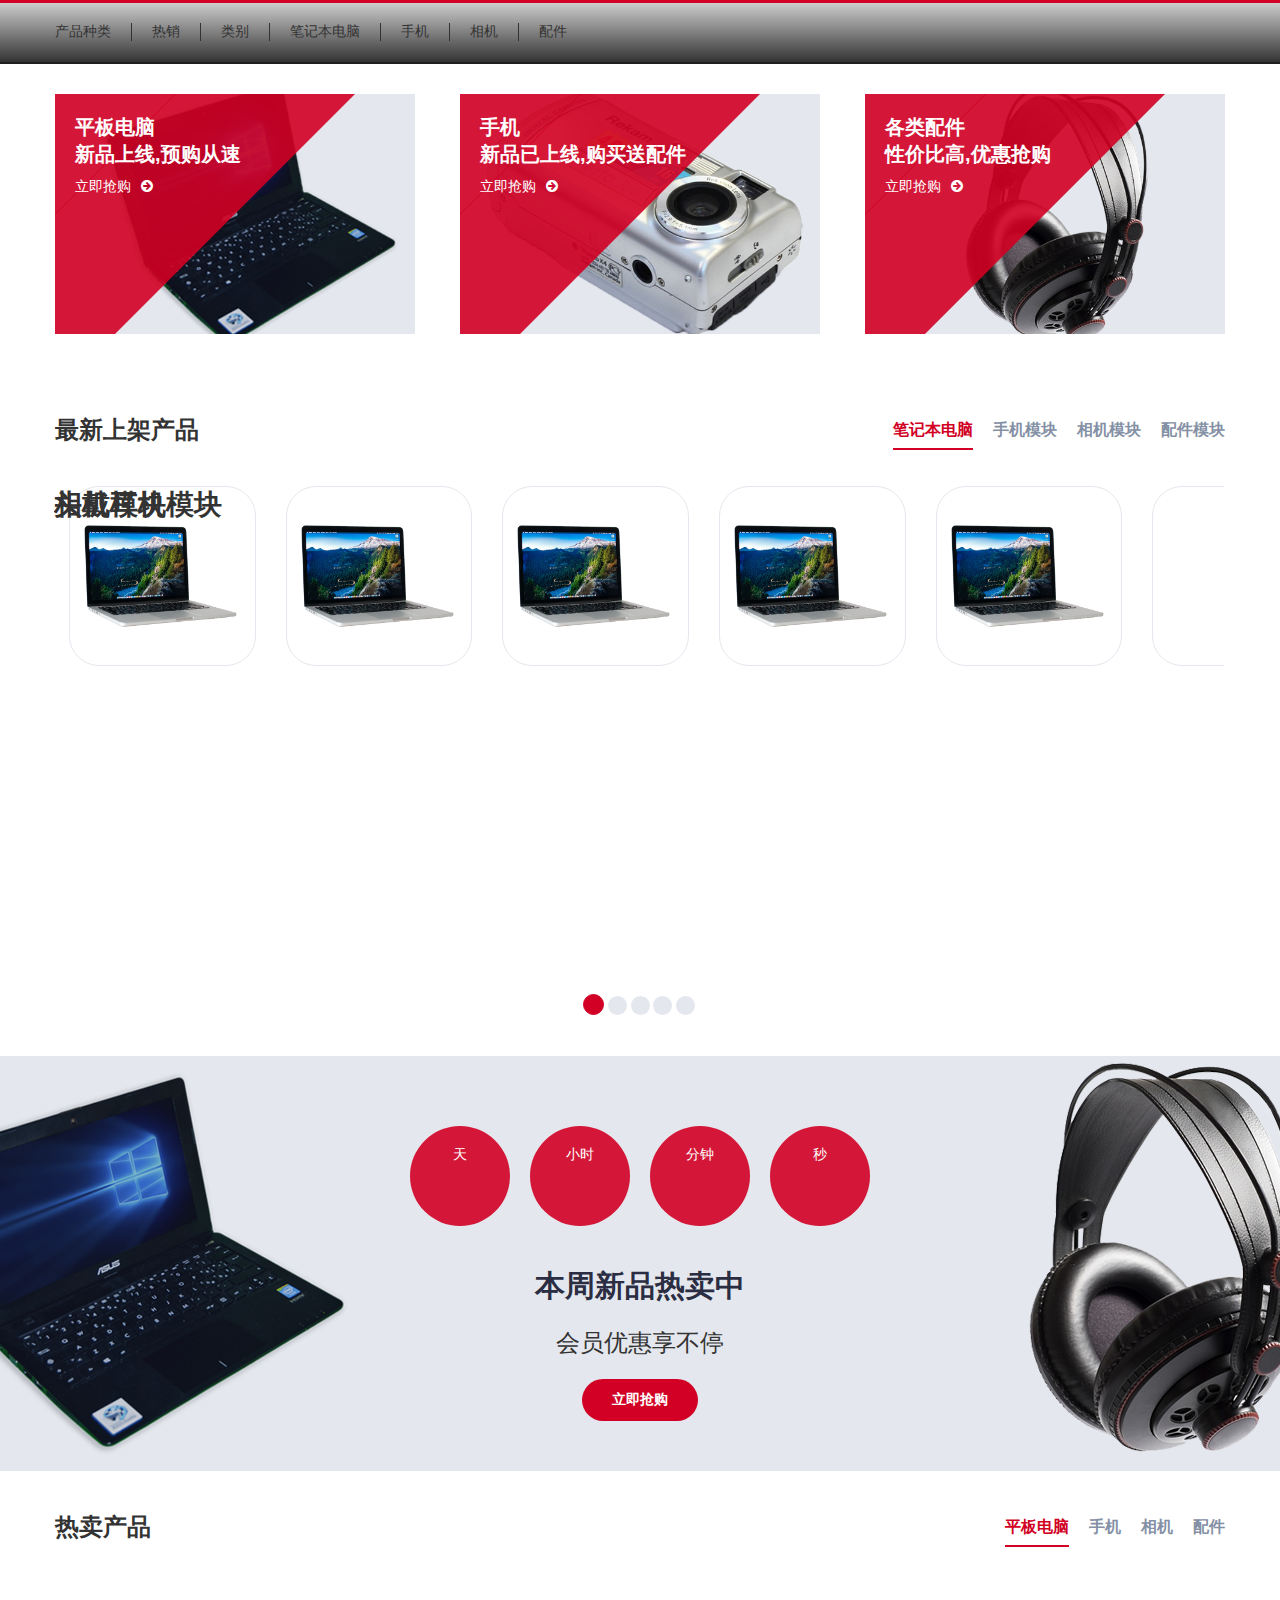
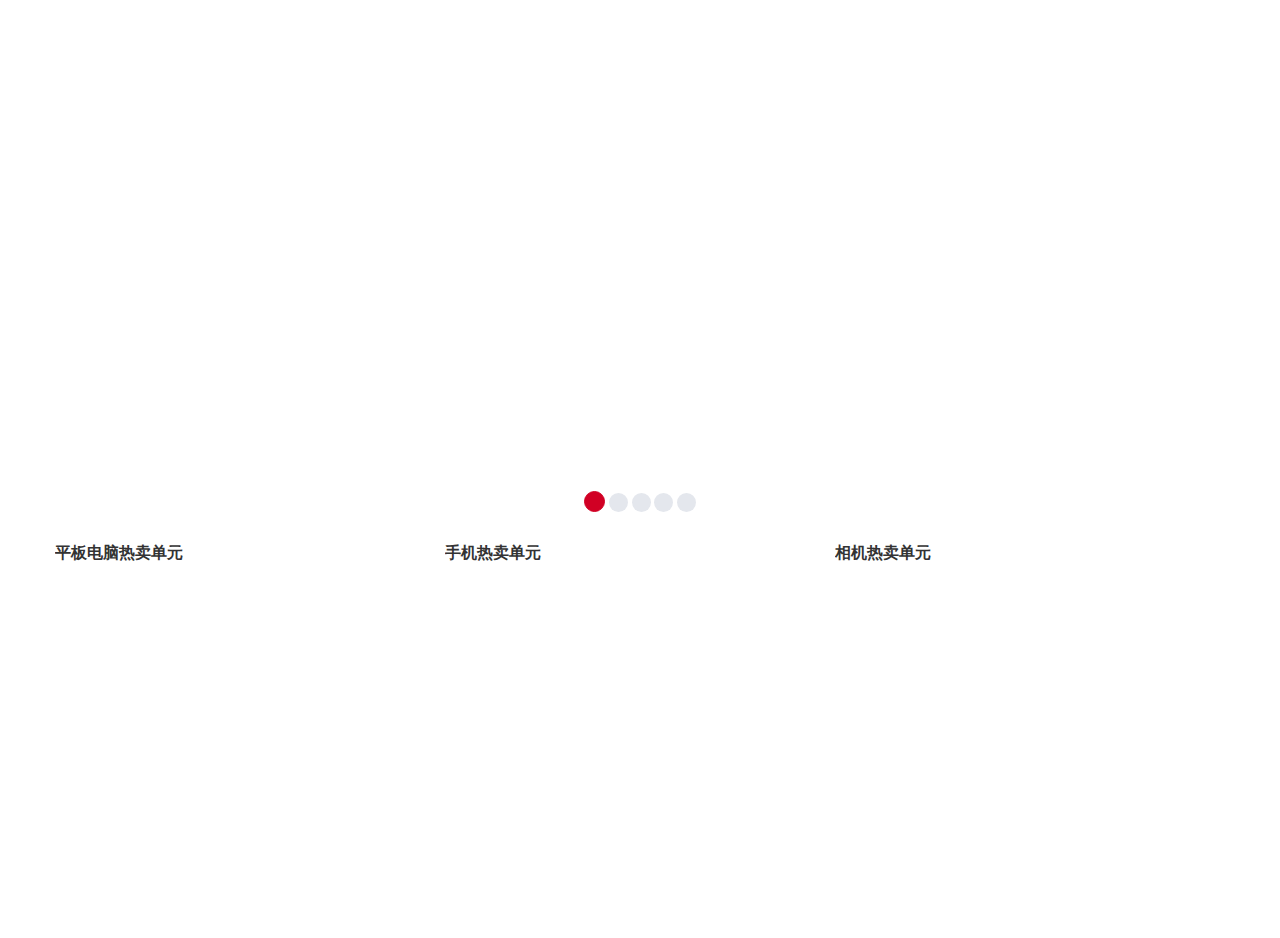
<file: public/index.html>
<!DOCTYPE html >
<html lang="en">
	<head>
		<title>index.html</title>
		<meta charset="utf-8"/>
		<link rel="stylesheet" href="css/index.css">
		<!-- Font Awesome Icon -->
		<link rel="stylesheet" href="css/font-awesome.min.css">
    </head>
    <body>
		<header id="top"></header>
		<!--页面导航栏-->
		<div id="nav">
			<div id="nav-body">
				<ul class="lf" id="nav-ul">
					<li class="nav-li">
						<a href="#">产品种类</a>
					<div class="nav-categories">

					</div>	
					</li>
					<li><a href="#">热销</a></li>
					<li><a href="#">类别</a></li>
					<li><a href="#">笔记本电脑</a></li>
					<li><a href="#">手机</a></li>
					<li><a href="#">相机</a></li>
					<li><a href="#">配件</a></li>
				</ul>
			</div>
		</div>
		<!--页面主体栏-->
		<section id="main">
			<!--页面内容-->
			<div id="container">
				<!--主体-->
				<div class="main-body">
					<!--图片01-->
					<div class="main-image1">
						<img src="img/shop01.png">
					</div>
					<!--文字-->
					<div class="main-text">
						<h3>平板电脑<br>新品上线,预购从速</h3>
						<a href="store.html" class="cta-btn">立即抢购<i class="fa fa-arrow-circle-right"></i></a>
					</div>
				</div>
				<div class="main-body2">
					<!--图片02-->
					<div class="main-image2">
						<img src="img/shop02.png">
					</div>
					<!--文字-->
					<div class="main-text">
						<h3>手机<br>新品已上线,购买送配件</h3>
						<a href="store.html" class="cta-btn">立即抢购<i class="fa fa-arrow-circle-right"></i></a>
					</div>
				</div>
				<div class="main-body3">
					<!--图片03-->
					<div class="main-image3">
						<img src="img/shop03.png">
					</div>
					<!--文字-->
					<div class="main-text">
						<h3>各类配件<br>性价比高,优惠抢购</h3>
						<a href="store.html" class="cta-btn">立即抢购<i class="fa fa-arrow-circle-right"></i></a>
					</div>
				</div>	
			</div>
			<!--标题—+图片内容-->
			<div id="main-loop">
				<!--标题栏-->
				<div class="main-foot ">
					<h3 class="main-foot-lf lf">最新上架产品</h3>
					<ul class="main-foot-ul rt">
						<li class="active"><a href="#" data-target="#tab1">笔记本电脑</a></li>
						<li><a href="#" data-target="#tab2">手机模块</a></li>
						<li><a href="#" data-target="#tab3">相机模块</a></li>
						<li><a href="#" data-target="#tab4">配件模块</a></li>
					</ul>
				</div>
            </div>
			<!--主体图片栏-->
			<div class="container" id="carousel-main">
			<div class="carousel-list">
				<div class="carousel-note active" id="tab1">
					<ul class="carousel-ul">
						<!--
						<li>
						  <div class="center-product1">
							 <img src="img/product01.png">
							 <p>商务笔记本电脑</p>
							 <h3>
								 <a href="#">联想——拯救者</a>
							 </h3>
							 <h4>
								 <span>￥6000.00</span>
								 <del>￥6800.00</del>
							 </h4>
							 <div class="star">
								 <i class="fa fa-star"></i>
								 <i class="fa fa-star"></i>
								 <i class="fa fa-star"></i>
								 <i class="fa fa-star"></i>
								 <i class="fa fa-star"></i> 
							 </div> 
						   </div>
						   <span class="pro-s1">热卖中</span>
						   <span class="pro-n1">新品</span>
						   <ul class="center-product-ul">
							  <li class="tipp">
								  <a href="#">
									  <i class="fa fa-heart-o"></i>
									</a>
									<span class="tooltipp">添加收藏</span>
								</li>
							  <li class="change">
								  <a href="#">
										<i class="fa fa-exchange"></i>
									</a>
									<span class="exchange">对比产品</span>
								</li>
							  <li  class="view">
								  <a href="#">
									  <i class="fa fa-eye"></i>
									</a>
									 <span class="quickView">详细信息</span>
								</li>
							</ul>
							<div class="pro-bor1">
							  <button>
								  <i class="fa fa-shopping-cart"></i>
								  加入购物车
							  </button>
							</div>
						</li>
						<li>
						 <div class="center-product1">
							 <img src="img/product01.png">
							 <p>商务笔记本电脑</p>
							 <h3>
								 <a href="#">联想——拯救者</a>
							 </h3>
							 <h4>
								 <span>￥6000.00</span>
								 <del>￥6800.00</del>
							 </h4>
							 <div class="star">
								 <i class="fa fa-star"></i>
								 <i class="fa fa-star"></i>
								 <i class="fa fa-star"></i>
								 <i class="fa fa-star"></i>
								 <i class="fa fa-star"></i> 
							 </div> 
						   </div>
						   <span class="pro-s1">热卖中</span>
						   <span class="pro-n1">新品</span>
						    <ul class="center-product-ul">
							  <li class="tipp">
								  <a href="#">
									  <i class="fa fa-heart-o"></i>
									</a>
									<span class="tooltipp">添加收藏</span>
								</li>
							  <li class="change">
								  <a href="#">
										<i class="fa fa-exchange"></i>
									</a>
									<span class="exchange">对比产品</span>
								</li>
							  <li  class="view">
								  <a href="#">
									  <i class="fa fa-eye"></i>
									</a>
									 <span class="quickView">详细信息</span>
								</li>
							</ul>
							<div class="pro-bor1">
						 		<button>
									<i class="fa fa-shopping-cart"></i>
									加入购物车
								</button>
							</div>
						</li>
						<li>
						 <div class="center-product1">
							 <img src="img/product01.png">
							 <p>商务笔记本电脑</p>
							 <h3>
								 <a href="#">联想——拯救者</a>
							 </h3>
							 <h4>
								 <span>￥6000.00</span>
								 <del>￥6800.00</del>
							 </h4>
							 <div class="star">
								 <i class="fa fa-star"></i>
								 <i class="fa fa-star"></i>
								 <i class="fa fa-star"></i>
								 <i class="fa fa-star"></i>
								 <i class="fa fa-star"></i> 
							 </div> 
						   </div>
						   <span class="pro-s1">热卖中</span>
						   <span class="pro-n1">新品</span>
						   <ul class="center-product-ul">
							  <li class="tipp">
								  <a href="#">
									  <i class="fa fa-heart-o"></i>
									</a>
									<span class="tooltipp">添加收藏</span>
								</li>
							  <li class="change">
								  <a href="#">
										<i class="fa fa-exchange"></i>
									</a>
									<span class="exchange">对比产品</span>
								</li>
							  <li  class="view">
								  <a href="#">
									  <i class="fa fa-eye"></i>
									</a>
									 <span class="quickView">详细信息</span>
								</li>
							</ul>
							<div class="pro-bor1">
						 		<button>
									<i class="fa fa-shopping-cart"></i>
									加入购物车
								</button>
							</div>
						</li>
						<li>
						 <div class="center-product1">
							 <img src="img/product01.png">
							 <p>商务笔记本电脑</p>
							 <h3>
								 <a href="#">联想——拯救者</a>
							 </h3>
							 <h4>
								 <span>￥6000.00</span>
								 <del>￥6800.00</del>
							 </h4>
							 <div class="star">
								 <i class="fa fa-star"></i>
								 <i class="fa fa-star"></i>
								 <i class="fa fa-star"></i>
								 <i class="fa fa-star"></i>
								 <i class="fa fa-star"></i> 
							 </div> 
						   </div>
						   <span class="pro-s1">热卖中</span>
						   <span class="pro-n1">新品</span>
						   <ul class="center-product-ul">
							  <li class="tipp">
								  <a href="#">
									  <i class="fa fa-heart-o"></i>
									</a>
									<span class="tooltipp">添加收藏</span>
								</li>
							  <li class="change">
								  <a href="#">
										<i class="fa fa-exchange"></i>
									</a>
									<span class="exchange">对比产品</span>
								</li>
							  <li  class="view">
								  <a href="#">
									  <i class="fa fa-eye"></i>
									</a>
									 <span class="quickView">详细信息</span>
								</li>
							</ul>
							<div class="pro-bor1">
						 		<button>
									<i class="fa fa-shopping-cart"></i>
									加入购物车
								</button>
							</div>
						</li>
						<li>
						 <div class="center-product1">
							 <img src="img/product01.png">
							 <p>商务笔记本电脑</p>
							 <h3>
								 <a href="#">联想——拯救者</a>
							 </h3>
							 <h4>
								 <span>￥6000.00</span>
								 <del>￥6800.00</del>
							 </h4>
							 <div class="star">
								 <i class="fa fa-star"></i>
								 <i class="fa fa-star"></i>
								 <i class="fa fa-star"></i>
								 <i class="fa fa-star"></i>
								 <i class="fa fa-star"></i> 
							 </div> 
						   </div>
						   <span class="pro-s1">热卖中</span>
						   <span class="pro-n1">新品</span>
						   <ul class="center-product-ul">
							  <li class="tipp">
								  <a href="#">
									  <i class="fa fa-heart-o"></i>
									</a>
									<span class="tooltipp">添加收藏</span>
								</li>
							  <li class="change">
								  <a href="#">
										<i class="fa fa-exchange"></i>
									</a>
									<span class="exchange">对比产品</span>
								</li>
							  <li  class="view">
								  <a href="#">
									  <i class="fa fa-eye"></i>
									</a>
									 <span class="quickView">详细信息</span>
								</li>
							</ul>
							<div class="pro-bor1">
								<button>
									<i class="fa fa-shopping-cart"></i>
									加入购物车
								</button>
							</div>
						</li>
						<li>
						 <div class="center-product1">
							 <img src="img/product01.png">
							 <p>商务笔记本电脑</p>
							 <h3>
								 <a href="#">联想——拯救者</a>
							 </h3>
							 <h4>
								 <span>￥6000.00</span>
								 <del>￥6800.00</del>
							 </h4>
							 <div class="star">
								 <i class="fa fa-star"></i>
								 <i class="fa fa-star"></i>
								 <i class="fa fa-star"></i>
								 <i class="fa fa-star"></i>
								 <i class="fa fa-star"></i> 
							 </div> 
						   </div>
						   <span class="pro-s1">热卖中</span>
						   <span class="pro-n1">新品</span>
						    <ul class="center-product-ul">
							  <li class="tipp">
								  <a href="#">
									  <i class="fa fa-heart-o"></i>
									</a>
									<span class="tooltipp">添加收藏</span>
								</li>
							  <li class="change">
								  <a href="#">
										<i class="fa fa-exchange"></i>
									</a>
									<span class="exchange">对比产品</span>
								</li>
							  <li  class="view">
								  <a href="#">
									  <i class="fa fa-eye"></i>
									</a>
									 <span class="quickView">详细信息</span>
								</li>
							</ul>
							<div class="pro-bor1">
						 		<button>
									<i class="fa fa-shopping-cart"></i>
									加入购物车
								</button>
							</div>
						</li>
						<li>
						 <div class="center-product1">
							 <img src="img/product01.png">
							 <p>商务笔记本电脑</p>
							 <h3>
								 <a href="#">联想——拯救者</a>
							 </h3>
							 <h4>
								 <span>￥6000.00</span>
								 <del>￥6800.00</del>
							 </h4>
							 <div class="star">
								 <i class="fa fa-star"></i>
								 <i class="fa fa-star"></i>
								 <i class="fa fa-star"></i>
								 <i class="fa fa-star"></i>
								 <i class="fa fa-star"></i> 
							 </div> 
						   </div>
						   <span class="pro-s1">热卖中</span>
						   <span class="pro-n1">新品</span>
						   <ul class="center-product-ul">
							  <li class="tipp">
								  <a href="#">
									  <i class="fa fa-heart-o"></i>
									</a>
									<span class="tooltipp">添加收藏</span>
								</li>
							  <li class="change">
								  <a href="#">
										<i class="fa fa-exchange"></i>
									</a>
									<span class="exchange">对比产品</span>
								</li>
							  <li  class="view">
								  <a href="#">
									  <i class="fa fa-eye"></i>
									</a>
									 <span class="quickView">详细信息</span>
								</li>
							</ul>
							<div class="pro-bor1">
						 		<button>
									<i class="fa fa-shopping-cart"></i>
									加入购物车
								</button>
							</div>
						</li>
						<li>
						 <div class="center-product1">
							 <img src="img/product01.png">
							 <p>商务笔记本电脑</p>
							 <h3>
								 <a href="#">联想——拯救者</a>
							 </h3>
							 <h4>
								 <span>￥6000.00</span>
								 <del>￥6800.00</del>
							 </h4>
							 <div class="star">
								 <i class="fa fa-star"></i>
								 <i class="fa fa-star"></i>
								 <i class="fa fa-star"></i>
								 <i class="fa fa-star"></i>
								 <i class="fa fa-star"></i> 
							 </div> 
						   </div>
						   <span class="pro-s1">热卖中</span>
						   <span class="pro-n1">新品</span>
						    <ul class="center-product-ul">
							  <li class="tipp">
								  <a href="#">
									  <i class="fa fa-heart-o"></i>
									</a>
									<span class="tooltipp">添加收藏</span>
								</li>
							  <li class="change">
								  <a href="#">
										<i class="fa fa-exchange"></i>
									</a>
									<span class="exchange">对比产品</span>
								</li>
							  <li  class="view">
								  <a href="#">
									  <i class="fa fa-eye"></i>
									</a>
									 <span class="quickView">详细信息</span>
								</li>
							</ul>
							<div class="pro-bor1">
						 		<button>
									<i class="fa fa-shopping-cart"></i>
									加入购物车
								</button>
							</div>
						</li>
						<li>
						 <div class="center-product1">
							 <img src="img/product01.png">
							 <p>商务笔记本电脑</p>
							 <h3>
								 <a href="#">联想——拯救者</a>
							 </h3>
							 <h4>
								 <span>￥6000.00</span>
								 <del>￥6800.00</del>
							 </h4>
							 <div class="star">
								 <i class="fa fa-star"></i>
								 <i class="fa fa-star"></i>
								 <i class="fa fa-star"></i>
								 <i class="fa fa-star"></i>
								 <i class="fa fa-star"></i> 
							 </div> 
						   </div>
						   <span class="pro-s1">热卖中</span>
						   <span class="pro-n1">新品</span>
						    <ul class="center-product-ul">
							  <li class="tipp">
								  <a href="#">
									  <i class="fa fa-heart-o"></i>
									</a>
									<span class="tooltipp">添加收藏</span>
								</li>
							  <li class="change">
								  <a href="#">
										<i class="fa fa-exchange"></i>
									</a>
									<span class="exchange">对比产品</span>
								</li>
							  <li  class="view">
								  <a href="#">
									  <i class="fa fa-eye"></i>
									</a>
									 <span class="quickView">详细信息</span>
								</li>
							</ul>
							<div class="pro-bor1">
						 		<button>
									<i class="fa fa-shopping-cart"></i>
									加入购物车
								</button>
							</div>
						</li>
					-->
					</ul>
					<div class="spanBox">
						<span class="active"></span>
						<span></span>
						<span></span>
						<span></span>
						<span></span>
					</div>
				</div>
				<div class="carousel-phone" id="tab2">
						<ul class="carousel-inner-phone">
							<li>
								<a href="#">
									<img src="img/product01.png">
								</a>
							</li>
							<li>
								<a href="#">
									<img src="img/product01.png">
								</a>
							</li>
							<li>
								<a href="#">
									<img src="img/product01.png">
								</a>
							</li>
							<li>
								<a href="#">
									<img src="img/product01.png">
								</a>
							</li>
							<li>
								<a href="#">
									<img src="img/product01.png">
								</a>
							</li>
							<li>
							</li>
							<li></li>
							<li></li>
							<li></li>
						</ul>
				</div>
				<div class="carousel-camera" id="tab3">
					<h1>相机模块</h1>
				</div>
				<div class="carousel-ace" id="tab4">
					<h1>头戴耳机模块</h1>
				</div>
			</div>
			 </div>
			<div id="section-main">
				<div class="section-foot-main">
					<ul class="section-foot-ul">
						<li>
							<h3></h3>
							<span>天</span>
						</li>
						<li>
							<h3></h3>
							<span>小时</span>
						</li>
						<li>
							<h3></h3>
							<span>分钟</span>
						</li>
						<li>
							<h3></h3>
							<span>秒</span>
						</li>
					</ul>
					<h2>本周新品热卖中</h2>
					<p>会员优惠享不停</p>
					<a href="store.html">立即抢购</a>
				</div>
			</div>
			<!--TOPSELL栏-->
			<div id="top-sell">
					<div class="top-sell-main">
						<h3 class="top-sell-h lf">热卖产品</h3>
						<ul class="rt top-sell-ul">
							<li class="active"><a href="#">平板电脑</a></li>
							<li><a href="#">手机</a></li>
							<li><a href="#">相机</a></li>
							<li><a href="#">配件</a></li>
						</ul>
					</div>
			</div>
			<!--topsell商品-->
			<div id="top-product">
				<!--主体图片1-->
				<div class="topsell-carousel-note active">
					<ul class="carousel-ul">
						<!--
						<li>
						  <div class="center-product1">
							 <img src="img/product01.png">
							 <p>商务笔记本电脑</p>
							 <h3>
								 <a href="#">联想——拯救者</a>
							 </h3>
							 <h4>
								 <span>￥6000.00</span>
								 <del>￥6800.00</del>
							 </h4>
							 <div class="star">
								 <i class="fa fa-star"></i>
								 <i class="fa fa-star"></i>
								 <i class="fa fa-star"></i>
								 <i class="fa fa-star"></i>
								 <i class="fa fa-star"></i> 
							 </div> 
						   </div>
						   <span class="pro-s1">热卖中</span>
						   <span class="pro-n1">新品</span>
						    <ul class="center-product-ul">
								<!--
							  <li class="tipp">
								  <a href="#">
									  <i class="fa fa-heart-o"></i>
									</a>
									<span class="tooltipp">添加收藏</span>
								</li>
							  <li class="change">
								  <a href="#">
										<i class="fa fa-exchange"></i>
									</a>
									<span class="exchange">对比产品</span>
								</li>
							  <li  class="view">
								  <a href="#">
									  <i class="fa fa-eye"></i>
									</a>
									 <span class="quickView">详细信息</span>
								</li>
							</ul>
							<div class="pro-bor1">
							  <button>
									<i class="fa fa-shopping-cart"></i>
									加入购物车
								</button>
							</div>
						</li>
						<li>
						 <div class="center-product1">
							 <img src="img/product01.png">
							 <p>商务笔记本电脑</p>
							 <h3>
								 <a href="#">联想——拯救者</a>
							 </h3>
							 <h4>
								 <span>￥6000.00</span>
								 <del>￥6800.00</del>
							 </h4>
							 <div class="star">
								 <i class="fa fa-star"></i>
								 <i class="fa fa-star"></i>
								 <i class="fa fa-star"></i>
								 <i class="fa fa-star"></i>
								 <i class="fa fa-star"></i> 
							 </div> 
						   </div>
						   <span class="pro-s1">热卖中</span>
						   <span class="pro-n1">新品</span>
						    <ul class="center-product-ul">
							  <li class="tipp">
								  <a href="#">
									  <i class="fa fa-heart-o"></i>
									</a>
									<span class="tooltipp">添加收藏</span>
								</li>
							  <li class="change">
								  <a href="#">
										<i class="fa fa-exchange"></i>
									</a>
									<span class="exchange">对比产品</span>
								</li>
							  <li  class="view">
								  <a href="#">
									  <i class="fa fa-eye"></i>
									</a>
									 <span class="quickView">详细信息</span>
								</li>
							</ul>
							<div class="pro-bor1">
							 <button>
									<i class="fa fa-shopping-cart"></i>
									加入购物车
								</button>
							</div>
						</li>
						<li>
						 <div class="center-product1">
							 <img src="img/product01.png">
							 <p>商务笔记本电脑</p>
							 <h3>
								 <a href="#">联想——拯救者</a>
							 </h3>
							 <h4>
								 <span>￥6000.00</span>
								 <del>￥6800.00</del>
							 </h4>
							 <div class="star">
								 <i class="fa fa-star"></i>
								 <i class="fa fa-star"></i>
								 <i class="fa fa-star"></i>
								 <i class="fa fa-star"></i>
								 <i class="fa fa-star"></i> 
							 </div> 
						   </div>
						   <span class="pro-s1">热卖中</span>
						   <span class="pro-n1">新品</span>
						    <ul class="center-product-ul">
							  <li class="tipp">
								  <a href="#">
									  <i class="fa fa-heart-o"></i>
									</a>
									<span class="tooltipp">添加收藏</span>
								</li>
							  <li class="change">
								  <a href="#">
										<i class="fa fa-exchange"></i>
									</a>
									<span class="exchange">对比产品</span>
								</li>
							  <li  class="view">
								  <a href="#">
									  <i class="fa fa-eye"></i>
									</a>
									 <span class="quickView">详细信息</span>
								</li>
							</ul>
							<div class="pro-bor1">
							  <button>
									<i class="fa fa-shopping-cart"></i>
									加入购物车
								</button>
							</div>
						</li>
						<li>
						 <div class="center-product1">
							 <img src="img/product01.png">
							 <p>商务笔记本电脑</p>
							 <h3>
								 <a href="#">联想——拯救者</a>
							 </h3>
							 <h4>
								 <span>￥6000.00</span>
								 <del>￥6800.00</del>
							 </h4>
							 <div class="star">
								 <i class="fa fa-star"></i>
								 <i class="fa fa-star"></i>
								 <i class="fa fa-star"></i>
								 <i class="fa fa-star"></i>
								 <i class="fa fa-star"></i> 
							 </div> 
						   </div>
						   <span class="pro-s1">热卖中</span>
						   <span class="pro-n1">新品</span>
						    <ul class="center-product-ul">
							  <li class="tipp">
								  <a href="#">
									  <i class="fa fa-heart-o"></i>
									</a>
									<span class="tooltipp">添加收藏</span>
								</li>
							  <li class="change">
								  <a href="#">
										<i class="fa fa-exchange"></i>
									</a>
									<span class="exchange">对比产品</span>
								</li>
							  <li  class="view">
								  <a href="#">
									  <i class="fa fa-eye"></i>
									</a>
									 <span class="quickView">详细信息</span>
								</li>
							</ul>
							<div class="pro-bor1">
							  <button>
									<i class="fa fa-shopping-cart"></i>
									加入购物车
								</button>
							</div>
						</li>
						<li>
						 <div class="center-product1">
							 <img src="img/product01.png">
							 <p>商务笔记本电脑</p>
							 <h3>
								 <a href="#">联想——拯救者</a>
							 </h3>
							 <h4>
								 <span>￥6000.00</span>
								 <del>￥6800.00</del>
							 </h4>
							 <div class="star">
								 <i class="fa fa-star"></i>
								 <i class="fa fa-star"></i>
								 <i class="fa fa-star"></i>
								 <i class="fa fa-star"></i>
								 <i class="fa fa-star"></i> 
							 </div> 
						   </div>
						   <span class="pro-s1">热卖中</span>
						   <span class="pro-n1">新品</span>
						    <ul class="center-product-ul">
							  <li class="tipp">
								  <a href="#">
									  <i class="fa fa-heart-o"></i>
									</a>
									<span class="tooltipp">添加收藏</span>
								</li>
							  <li class="change">
								  <a href="#">
										<i class="fa fa-exchange"></i>
									</a>
									<span class="exchange">对比产品</span>
								</li>
							  <li  class="view">
								  <a href="#">
									  <i class="fa fa-eye"></i>
									</a>
									 <span class="quickView">详细信息</span>
								</li>
							</ul>
							<div class="pro-bor1">
							  <button>
									<i class="fa fa-shopping-cart"></i>
									加入购物车
								</button>
							</div>
						</li>
						<li>
						 <div class="center-product1">
							 <img src="img/product01.png">
							 <p>商务笔记本电脑</p>
							 <h3>
								 <a href="#">联想——拯救者</a>
							 </h3>
							 <h4>
								 <span>￥6000.00</span>
								 <del>￥6800.00</del>
							 </h4>
							 <div class="star">
								 <i class="fa fa-star"></i>
								 <i class="fa fa-star"></i>
								 <i class="fa fa-star"></i>
								 <i class="fa fa-star"></i>
								 <i class="fa fa-star"></i> 
							 </div> 
						   </div>
						   <span class="pro-s1">热卖中</span>
						   <span class="pro-n1">新品</span>
						   <ul class="center-product-ul">
							  <li class="tipp">
								  <a href="#">
									  <i class="fa fa-heart-o"></i>
									</a>
									<span class="tooltipp">添加收藏</span>
								</li>
							  <li class="change">
								  <a href="#">
										<i class="fa fa-exchange"></i>
									</a>
									<span class="exchange">对比产品</span>
								</li>
							  <li  class="view">
								  <a href="#">
									  <i class="fa fa-eye"></i>
									</a>
									 <span class="quickView">详细信息</span>
								</li>
							</ul>
							<div class="pro-bor1">
							  <button>
									<i class="fa fa-shopping-cart"></i>
									加入购物车
								</button>
							</div>
						</li>
						<li>
						 <div class="center-product1">
							 <img src="img/product01.png">
							 <p>商务笔记本电脑</p>
							 <h3>
								 <a href="#">联想——拯救者</a>
							 </h3>
							 <h4>
								 <span>￥6000.00</span>
								 <del>￥6800.00</del>
							 </h4>
							 <div class="star">
								 <i class="fa fa-star"></i>
								 <i class="fa fa-star"></i>
								 <i class="fa fa-star"></i>
								 <i class="fa fa-star"></i>
								 <i class="fa fa-star"></i> 
							 </div> 
						   </div>
						   <span class="pro-s1">热卖中</span>
						   <span class="pro-n1">新品</span>
						    <ul class="center-product-ul">
							  <li class="tipp">
								  <a href="#">
									  <i class="fa fa-heart-o"></i>
									</a>
									<span class="tooltipp">添加收藏</span>
								</li>
							  <li class="change">
								  <a href="#">
										<i class="fa fa-exchange"></i>
									</a>
									<span class="exchange">对比产品</span>
								</li>
							  <li  class="view">
								  <a href="#">
									  <i class="fa fa-eye"></i>
									</a>
									 <span class="quickView">详细信息</span>
								</li>
							</ul>
							<div class="pro-bor1">
							  <button>
									<i class="fa fa-shopping-cart"></i>
									加入购物车
								</button>
							</div>
						</li>
						<li>
						 <div class="center-product1">
							 <img src="img/product01.png">
							 <p>商务笔记本电脑</p>
							 <h3>
								 <a href="#">联想——拯救者</a>
							 </h3>
							 <h4>
								 <span>￥6000.00</span>
								 <del>￥6800.00</del>
							 </h4>
							 <div class="star">
								 <i class="fa fa-star"></i>
								 <i class="fa fa-star"></i>
								 <i class="fa fa-star"></i>
								 <i class="fa fa-star"></i>
								 <i class="fa fa-star"></i> 
							 </div> 
						   </div>
						   <span class="pro-s1">热卖中</span>
						   <span class="pro-n1">新品</span>
						    <ul class="center-product-ul">
							  <li class="tipp">
								  <a href="#">
									  <i class="fa fa-heart-o"></i>
									</a>
									<span class="tooltipp">添加收藏</span>
								</li>
							  <li class="change">
								  <a href="#">
										<i class="fa fa-exchange"></i>
									</a>
									<span class="exchange">对比产品</span>
								</li>
							  <li  class="view">
								  <a href="#">
									  <i class="fa fa-eye"></i>
									</a>
									 <span class="quickView">详细信息</span>
								</li>
							</ul>
							<div class="pro-bor1">
							  <button>
									<i class="fa fa-shopping-cart"></i>
									加入购物车
								</button>
							</div>
						</li>-->
					</ul>
					<div class="spanBox">
						<span class="active"></span>
						<span></span>
						<span></span>
						<span></span>
						<span></span>
					</div>
			</div>
			</div>	
			<!-- topsell小图 -->
			<div class="topshow">
				<div class="topshow-carousel">
					<h4>平板电脑热卖单元</h4>
					<div class="pad-carousel">
						<ul class="topshow-item">
							<!--
									<li>
										<div class="topshow-img">
											<img src="img/product01.png">
										</div>
										<div class="topshow-detail">
											<p>佳能</p>
											<h4>
												<a href="#">佳能xx</a>
											</h4>
											<h4>
												￥3000.00
												<del>￥3500</del>
											</h4>
										</div>
									</li>
									<li>
										<div class="topshow-img">
											<img src="img/product01.png">
										</div>
										<div class="topshow-detail">
											<p>佳能</p>
											<h4>
												<a href="#">佳能xx</a>
											</h4>
											<h4>
												￥3000.00
												<del>￥3500</del>
											</h4>
										</div>
									</li>
									<li>
										<div class="topshow-img">
											<img src="img/product01.png">
										</div>
										<div class="topshow-detail">
											<p>佳能</p>
											<h4>
												<a href="#">佳能xx</a>
											</h4>
											<h4>
												￥3000.00
												<del>￥3500</del>
											</h4>
										</div>
									</li>
									-->
						</ul>
						<ul class="topshow-item">
							<!--
							<li>
										<div class="topshow-img">
											<img src="img/product01.png">
										</div>
										<div class="topshow-detail">
											<p>佳能</p>
											<h4>
												<a href="#">佳能xx</a>
											</h4>
											<h4>
												￥3000.00
												<del>￥3500</del>
											</h4>
										</div>
									</li>
									<li>
										<div class="topshow-img">
											<img src="img/product01.png">
										</div>
										<div class="topshow-detail">
											<p>佳能</p>
											<h4>
												<a href="#">佳能xx</a>
											</h4>
											<h4>
												￥3000.00
												<del>￥3500</del>
											</h4>
										</div>
									</li>
									<li>
										<div class="topshow-img">
											<img src="img/product01.png">
										</div>
										<div class="topshow-detail">
											<p>佳能</p>
											<h4>
												<a href="#">佳能xx</a>
											</h4>
											<h4>
												￥3000.00
												<del>￥3500</del>
											</h4>
										</div>
									</li>
									-->
						</ul>
						<ul class="topshow-item">
							<!--
									<li>
										<div class="topshow-img">
											<img src="img/product01.png">
										</div>
										<div class="topshow-detail">
											<p>佳能</p>
											<h4>
												<a href="#">佳能xx</a>
											</h4>
											<h4>
												￥3000.00
												<del>￥3500</del>
											</h4>
										</div>
									</li>
									<li>
										<div class="topshow-img">
											<img src="img/product01.png">
										</div>
										<div class="topshow-detail">
											<p>佳能</p>
											<h4>
												<a href="#">佳能xx</a>
											</h4>
											<h4>
												￥3000.00
												<del>￥3500</del>
											</h4>
										</div>
									</li>
									<li>
										<div class="topshow-img">
											<img src="img/product01.png">
										</div>
										<div class="topshow-detail">
											<p>佳能</p>
											<h4>
												<a href="#">佳能xx</a>
											</h4>
											<h4>
												￥3000.00
												<del>￥3500</del>
											</h4>
										</div>
									</li>
									-->
						</ul>
					</div>
				</div>
				<div class="topshow-phone">
					<h4>手机热卖单元</h4>
					<div class="phone-carousel">
						<ul class="topshow-item">
							<!--
										<li>
											<div class="topshow-img">
												<img src="img/product01.png">
											</div>
											<div class="topshow-detail">
												<p>佳能</p>
												<h4>
													<a href="#">佳能xx</a>
												</h4>
												<h4>
													￥3000.00
													<del>￥3500</del>
												</h4>
											</div>
										</li>
										<li>
											<div class="topshow-img">
												<img src="img/product01.png">
											</div>
											<div class="topshow-detail">
												<p>佳能</p>
												<h4>
													<a href="#">佳能xx</a>
												</h4>
												<h4>
													￥3000.00
													<del>￥3500</del>
												</h4>
											</div>
										</li>
										<li>
											<div class="topshow-img">
												<img src="img/product01.png">
											</div>
											<div class="topshow-detail">
												<p>佳能</p>
												<h4>
													<a href="#">佳能xx</a>
												</h4>
												<h4>
													￥3000.00
													<del>￥3500</del>
												</h4>
											</div>
										</li>
										-->
						</ul>
						<ul class="topshow-item">
							<!--
								<li>
											<div class="topshow-img">
												<img src="img/product01.png">
											</div>
											<div class="topshow-detail">
												<p>佳能</p>
												<h4>
													<a href="#">佳能xx</a>
												</h4>
												<h4>
													￥3000.00
													<del>￥3500</del>
												</h4>
											</div>
										</li>
										<li>
											<div class="topshow-img">
												<img src="img/product01.png">
											</div>
											<div class="topshow-detail">
												<p>佳能</p>
												<h4>
													<a href="#">佳能xx</a>
												</h4>
												<h4>
													￥3000.00
													<del>￥3500</del>
												</h4>
											</div>
										</li>
										<li>
											<div class="topshow-img">
												<img src="img/product01.png">
											</div>
											<div class="topshow-detail">
												<p>佳能</p>
												<h4>
													<a href="#">佳能xx</a>
												</h4>
												<h4>
													￥3000.00
													<del>￥3500</del>
												</h4>
											</div>
										</li>
										-->
						</ul>
						<ul class="topshow-item">
							<!--
										<li>
											<div class="topshow-img">
												<img src="img/product01.png">
											</div>
											<div class="topshow-detail">
												<p>佳能</p>
												<h4>
													<a href="#">佳能xx</a>
												</h4>
												<h4>
													￥3000.00
													<del>￥3500</del>
												</h4>
											</div>
										</li>
										<li>
											<div class="topshow-img">
												<img src="img/product01.png">
											</div>
											<div class="topshow-detail">
												<p>佳能</p>
												<h4>
													<a href="#">佳能xx</a>
												</h4>
												<h4>
													￥3000.00
													<del>￥3500</del>
												</h4>
											</div>
										</li>
										<li>
											<div class="topshow-img">
												<img src="img/product01.png">
											</div>
											<div class="topshow-detail">
												<p>佳能</p>
												<h4>
													<a href="#">佳能xx</a>
												</h4>
												<h4>
													￥3000.00
													<del>￥3500</del>
												</h4>
											</div>
										</li>
										-->
						</ul>
					</div>
				</div>
				<div class="topshow-ace">
						<h4>相机热卖单元</h4>
						<div class="ace-carousel">
								<ul class="topshow-item">
								</ul>
								<ul class="topshow-item">
								</ul>
								<ul class="topshow-item">
								</ul>
						</div>
				</div>
			</div>
		</section>	
		<!--页面底部-->
		<footer id="footer">	
		</footer>
		<script src="js/jquery-3.2.1.js"></script>
		<script src="js/header.js"></script>
		<script src="js/footer.js"></script>
		<script src="js/index.js"></script>
	</body>
</html>
</file>
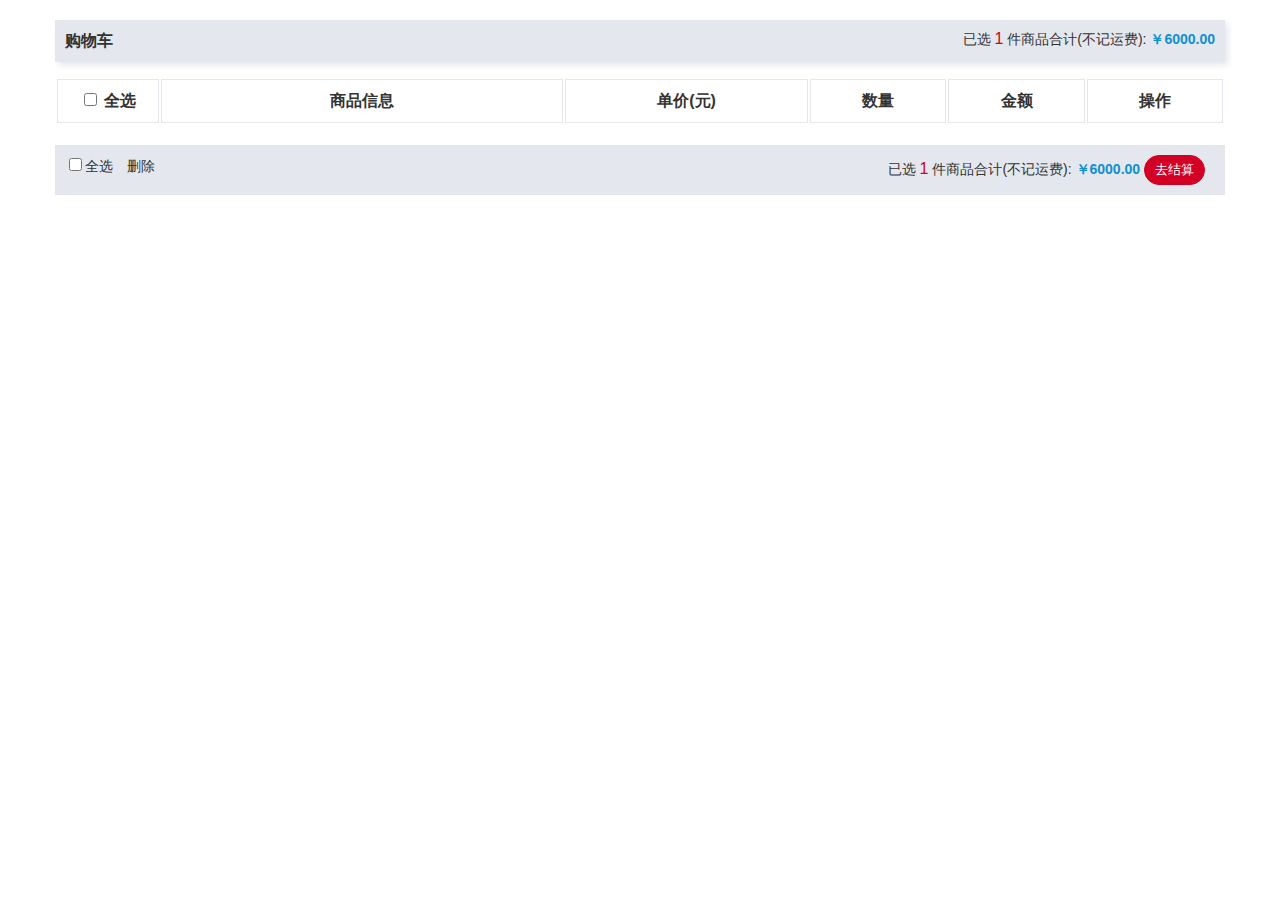
<file: public/cart.html>
<!D<!DOCTYPE html>
<html lang="en">
<head>
    <title>购物车</title>
    <meta charset="UTF-8">
    <meta name="viewport" content="width=device-width,initial-scale=1.0">
    <link rel="stylesheet" href="css/cart.css">
    <link rel="stylesheet" href="css/font-awesome.min.css">
</head>
<body>
	<header id="top">
	</header>
    <section>
        <div class="container">
			<div class="cart-subtitle">
				<h3>购物车</h3>
				<div class="subtitle-text">
					<span>已选</span>
					<span>1</span>
					<span>件商品合计(不记运费):</span>
					<span>￥6000.00</span>
				</div>
			</div>
			<div class="cart-title">
				<table>
					<thead>
						<tr>
							<th>
								<input type="checkbox" id="cartCheck">
								<span>全选</span>
							</th>
            				<th>商品信息</th>
            				<th>单价(元)</th>
            				<th>数量</th>
            				<th>金额</td>
            				<th>操作</th>
            			</tr>
					</thead>
				</table>
			</div>
			<ul class="cart-list">
			</ul>
			<div class="cart-last">
				<div class="last-check">
					<input type="checkbox">全选
					<a href="#">删除</a>
				</div>
				<div class="subtitle-text">
					<span>已选</span>
					<span>1</span>
					<span>件商品合计(不记运费):</span>
					<span>￥6000.00</span>
					<button>去结算</button>
				</div>
			</div>
        </div>
    </section>
	<footer id="footer">
	</footer>
</body>
<script src="js/jquery-3.2.1.js"></script>
<script src="js/header.js"></script>
<script src="js/footer.js"></script>
<script src="js/cart.js"></script>
</html>
</file>
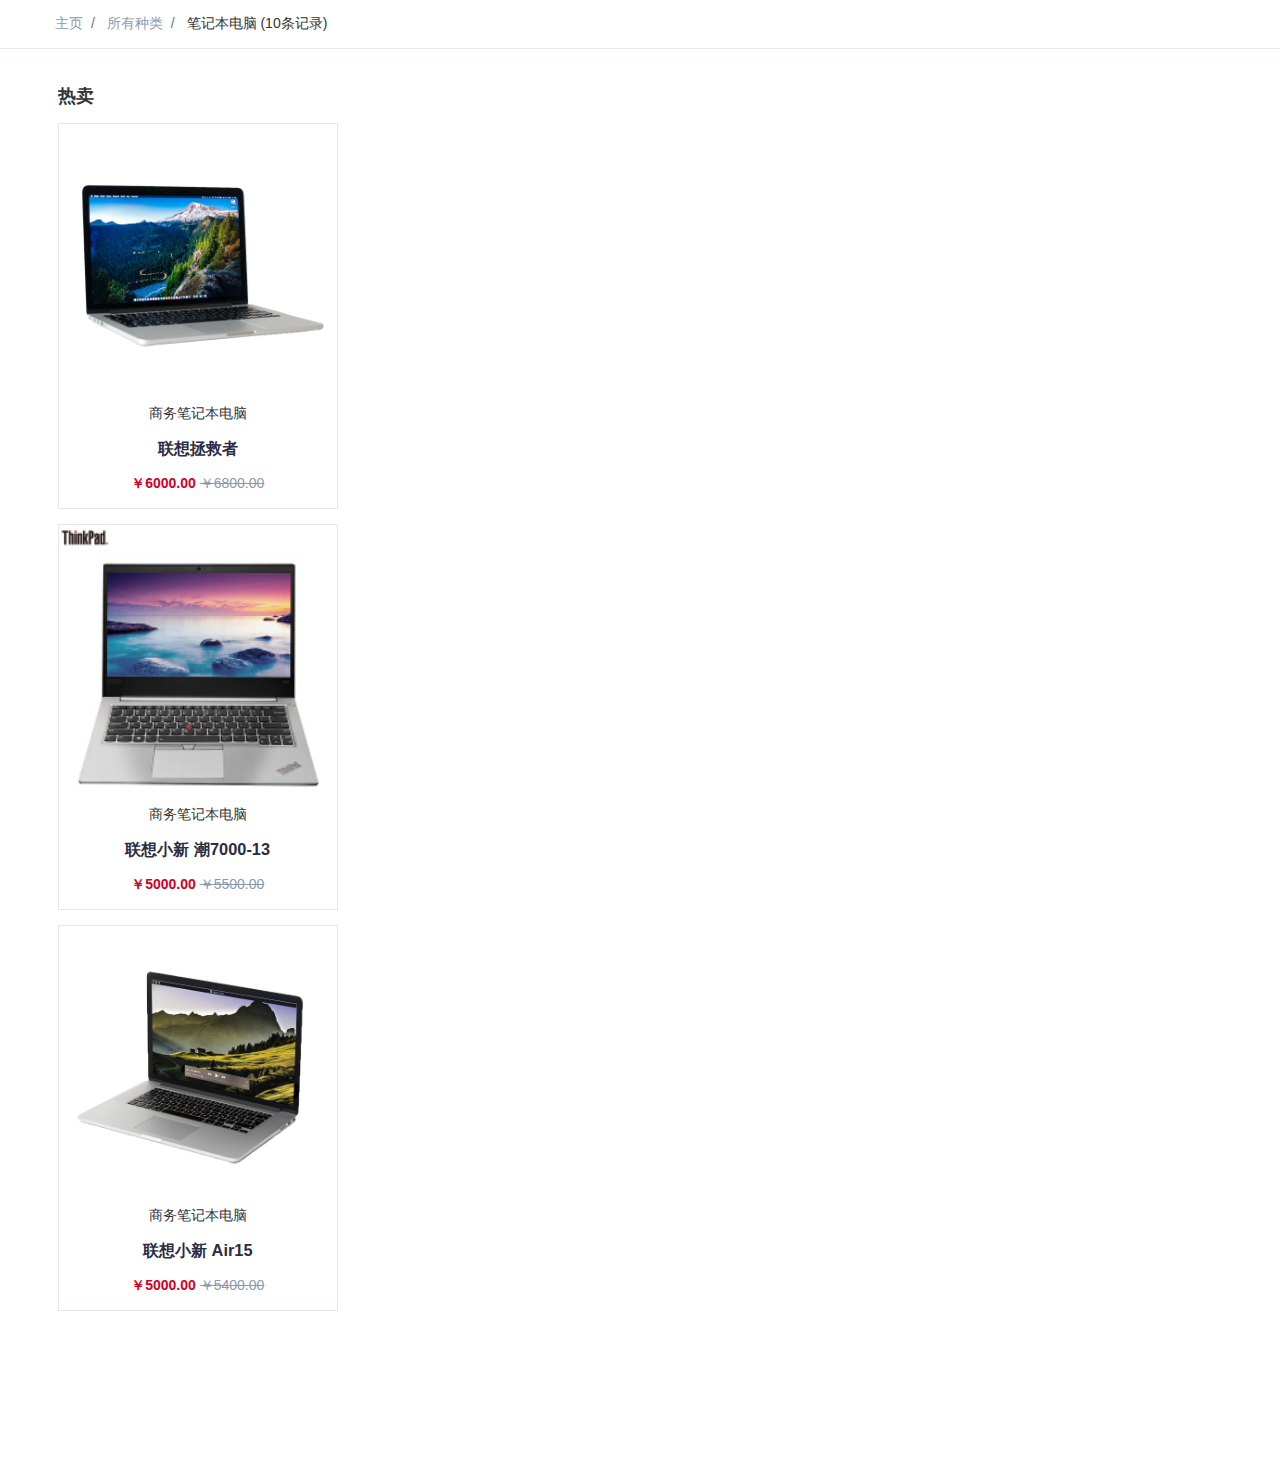
<file: public/store.html>
<!DOCTYPE html>
<html lang="en">
<head>
    <title>store.html</title>
    <meta charset="UTF-8">
    <meta name="viewport" content="width=device-width,initial-scale=1.0">
    <link rel="stylesheet" href="css/store.css">
    <link rel="stylesheet" href="css/font-awesome.min.css">
</head>
<body>
	<header id="top">
	</header>
	<nav class="nav">
		<div class="container">
			<ul class="breadcrumb">
				<li class="breadcrumb-item">
					<a href="#">
						主页
					</a>
				</li>
				<li class="breadcrumb-item">
					<a href="#">
						所有种类
					</a>
				</li>
				<li class="breadcrumb-item">
					笔记本电脑 (10条记录)
				</li>
			</ul>
		</div>
	</nav>
	<section>
		<div class="container">
		<div class="product-store">
			<div class="store">
						<h3>热卖</h3>
						<ul>
							<li>
								<div>
									<img src="img/product01.png">
								</div>
								<p>商务笔记本电脑</p>
								<h3>
									<a href="#">联想拯救者</a>
								</h3>
								<h4>
									<span>￥6000.00</span>
									<del>￥6800.00</del>
								</h4>
							</li>
							<li>
								<div>
									<img src="img/levono04.jpg" alt="">
								</div>
								<p>商务笔记本电脑</p>
								<h3>
									<a href="#">联想小新 潮7000-13</a>
								</h3>
								<h4>
									<span>￥5000.00</span>
									<del>￥5500.00</del>
								</h4>
							</li>
							<li>
								<div>
									<img src="img/product03.png" alt="">
								</div>
								商务笔记本电脑</p>
								<h3>
									<a href="#">联想小新 Air15</a>
								</h3>
								<h4>
									<span>￥5000.00</span>
									<del>￥5400.00</del>
								</h4>
							</li>
						</ul>
			</div>
			<div class="carousel-note active">
				<ul class="carousel-ul">
				</ul>
				<ul class="pagenation">
				</ul>
			</div>
		</div>
	</section>
	<footer id="footer">
	</footer>
</body>
<script src="js/jquery-3.2.1.js"></script>
<script src="js/header.js"></script>
<script src="js/store.js"></script>
<script src="js/footer.js"></script>
</html>
</file>
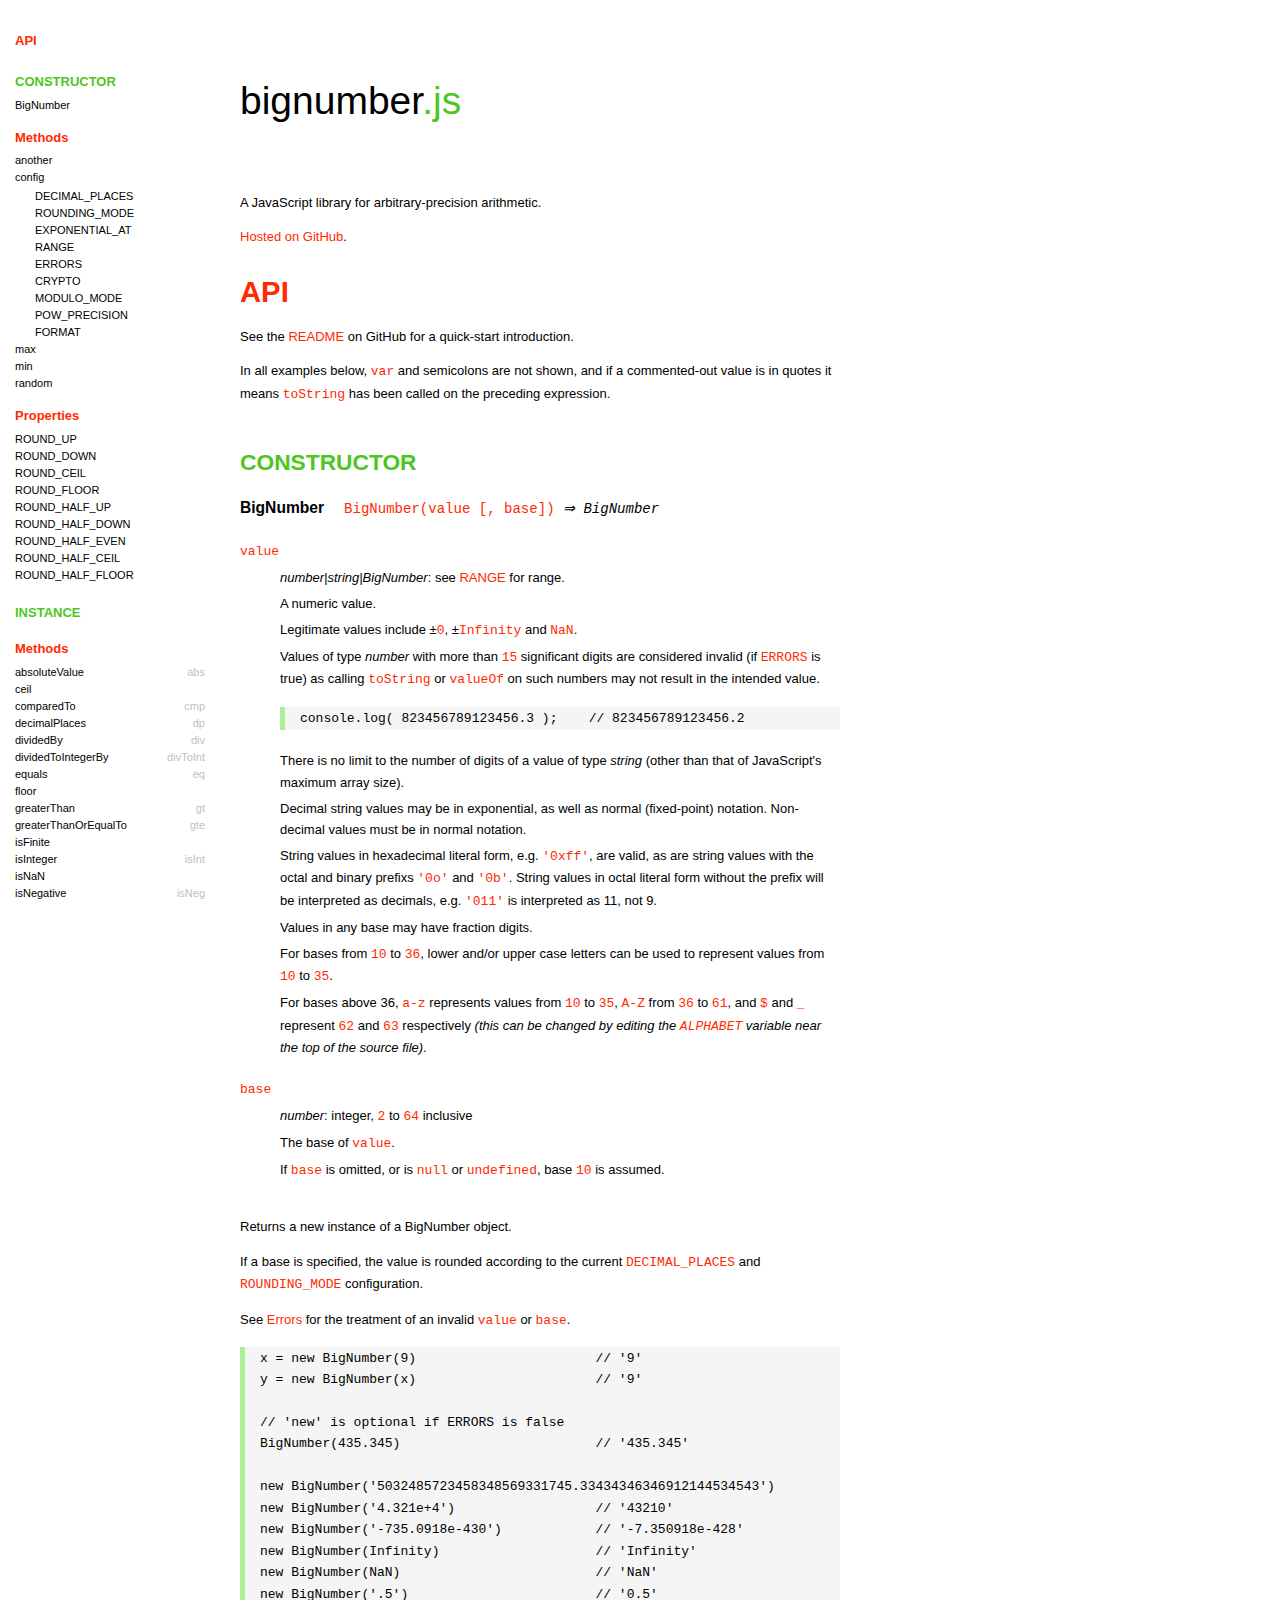
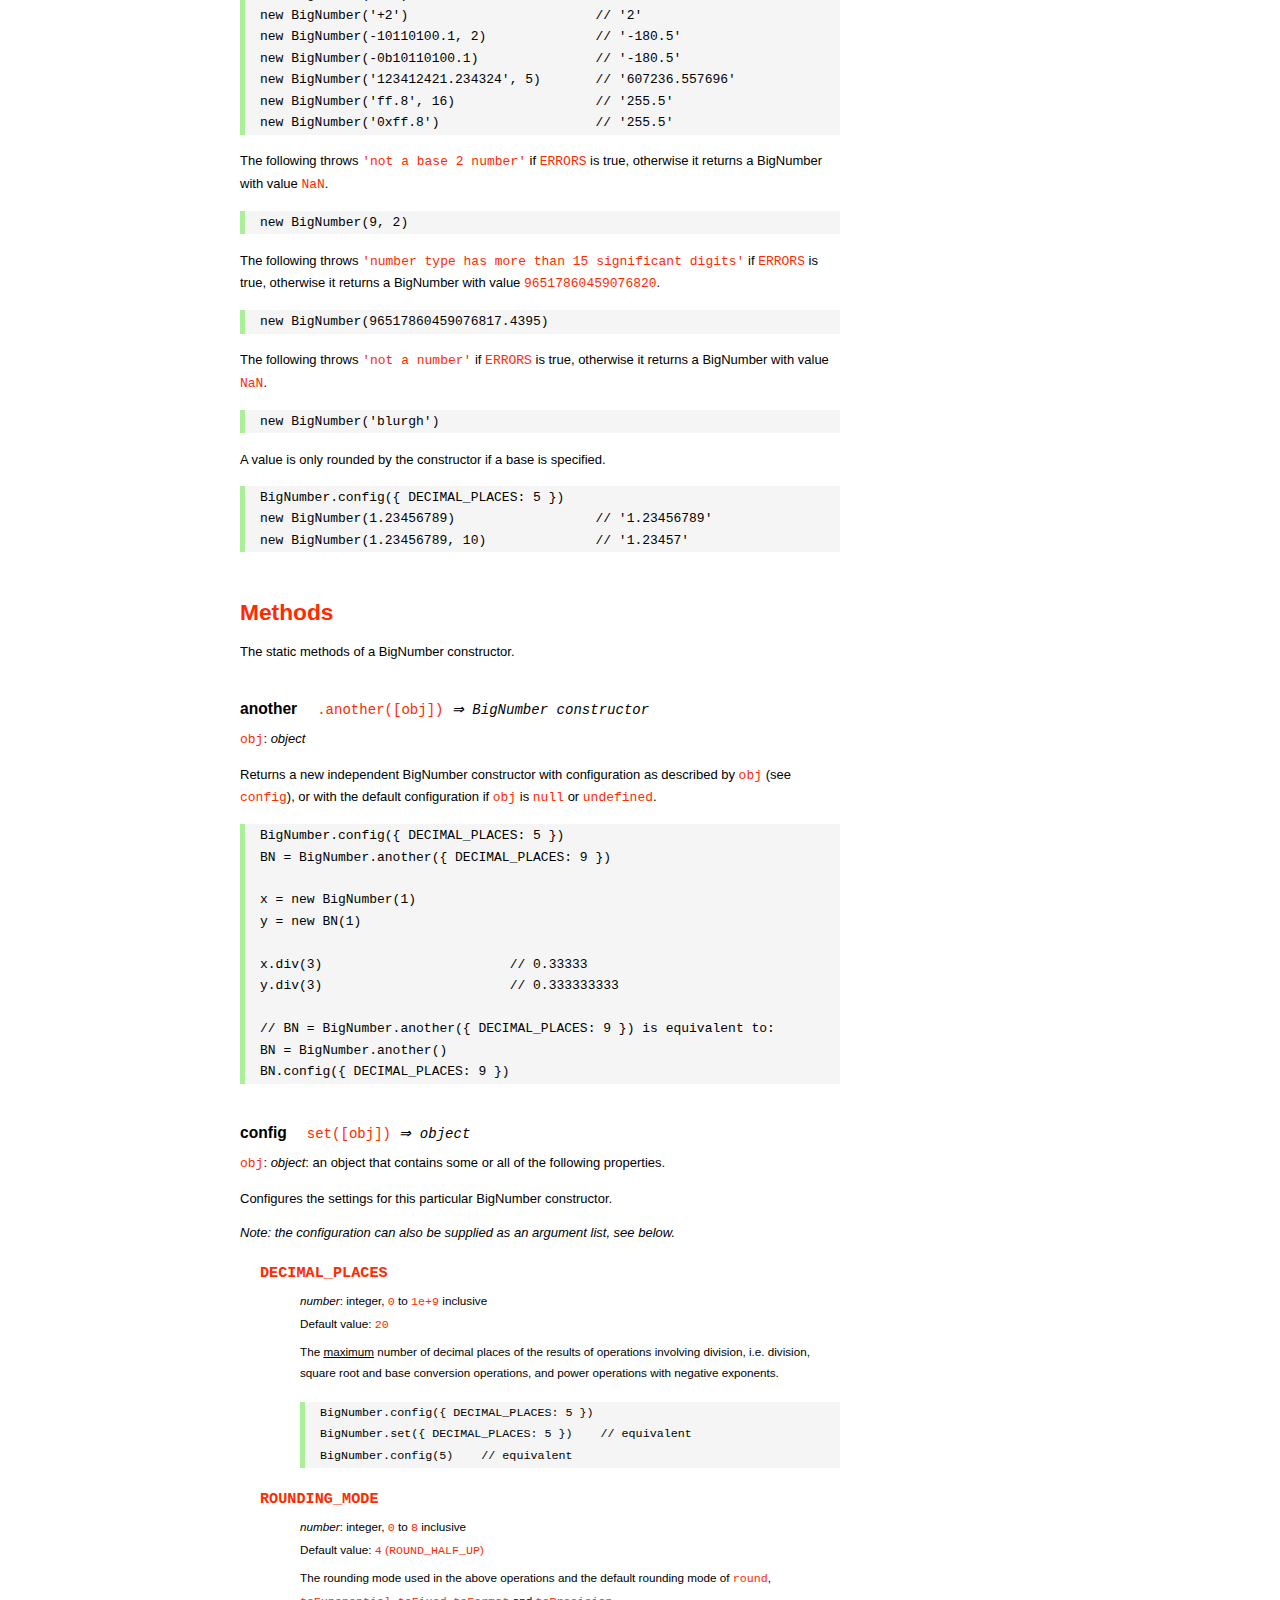
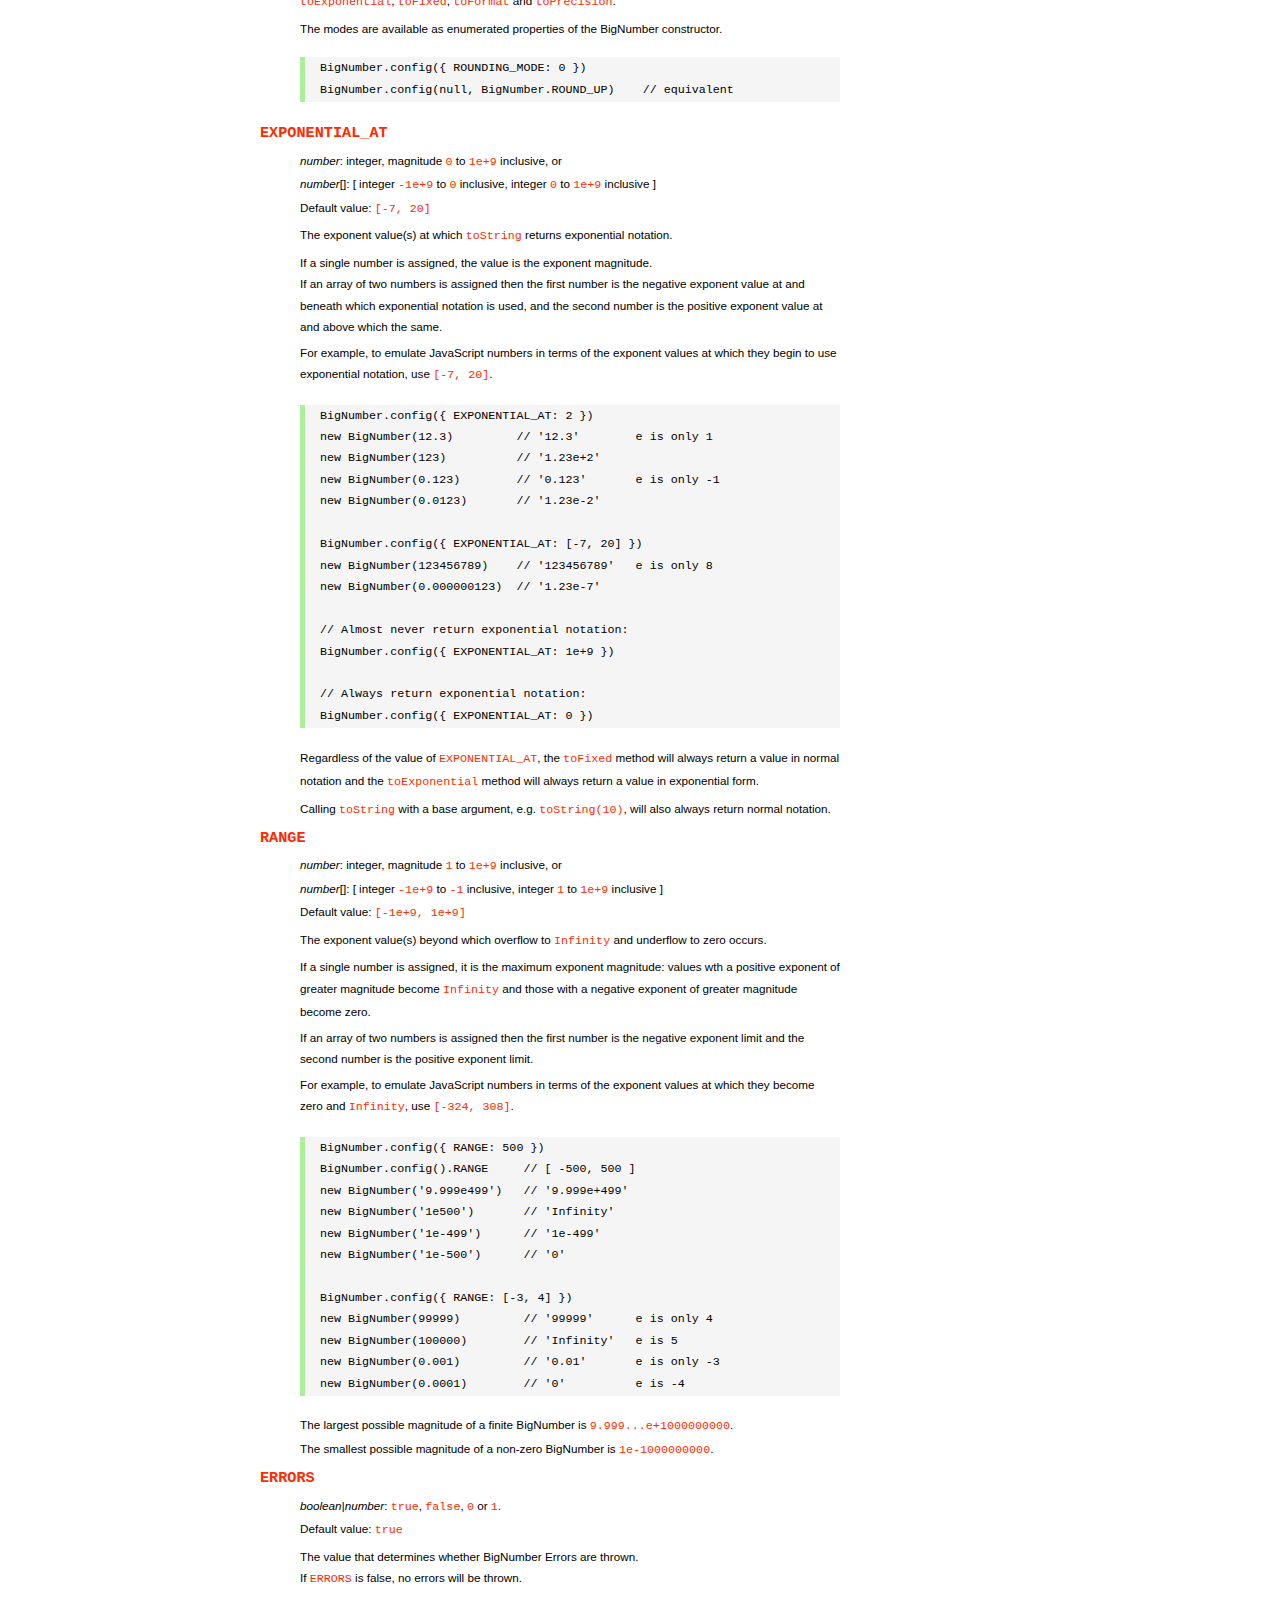
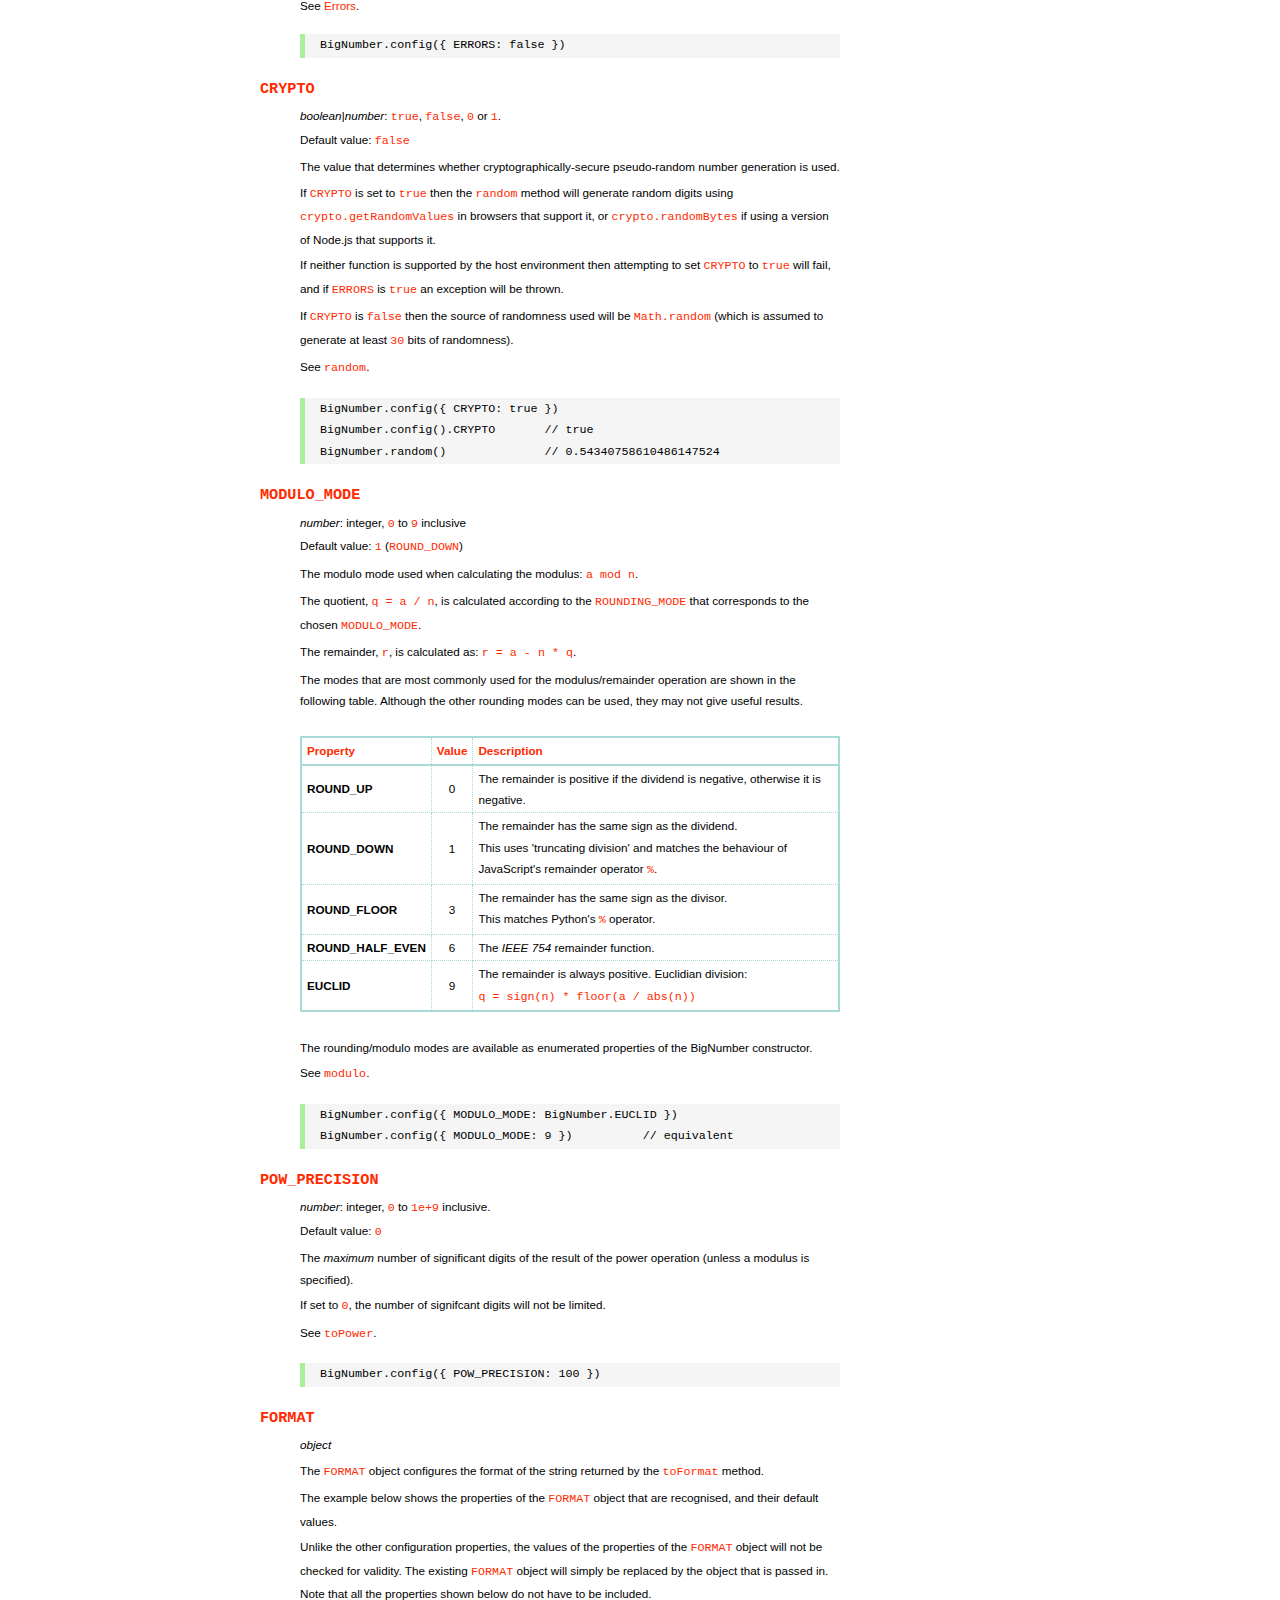
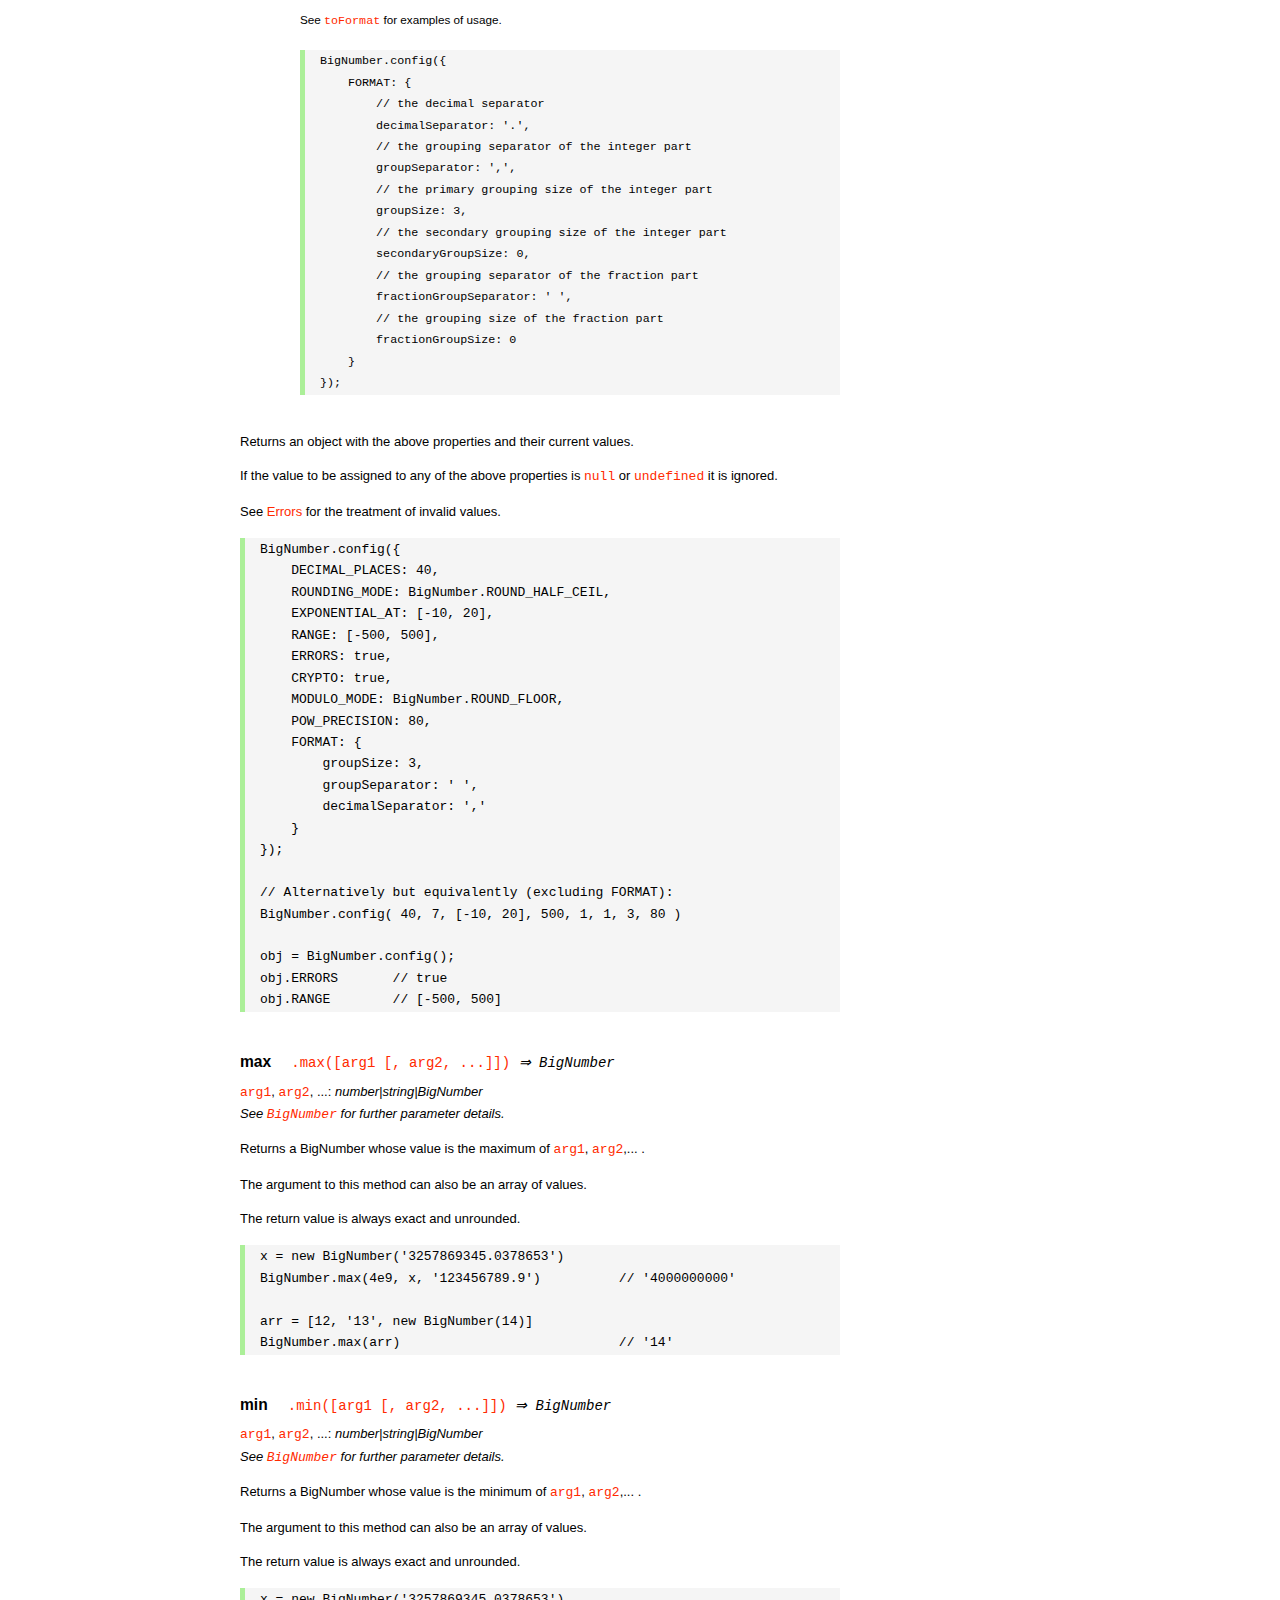
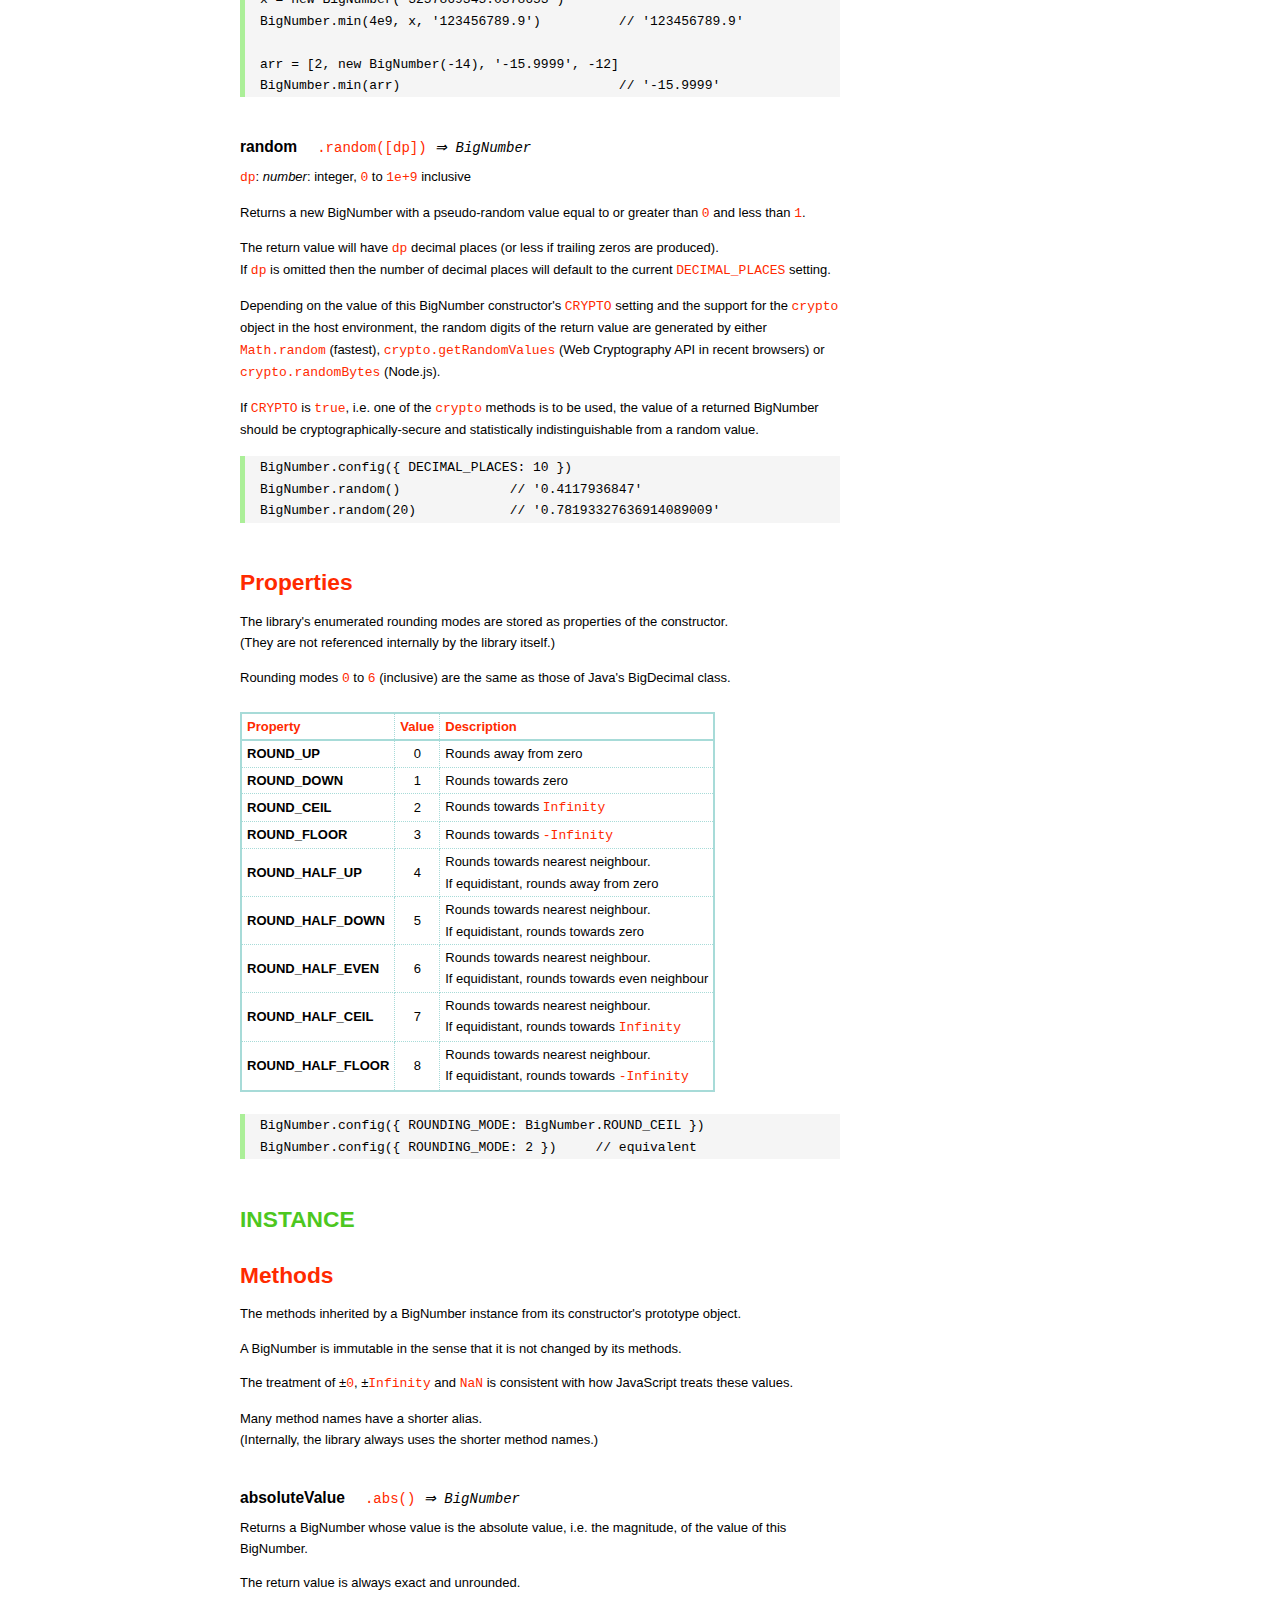
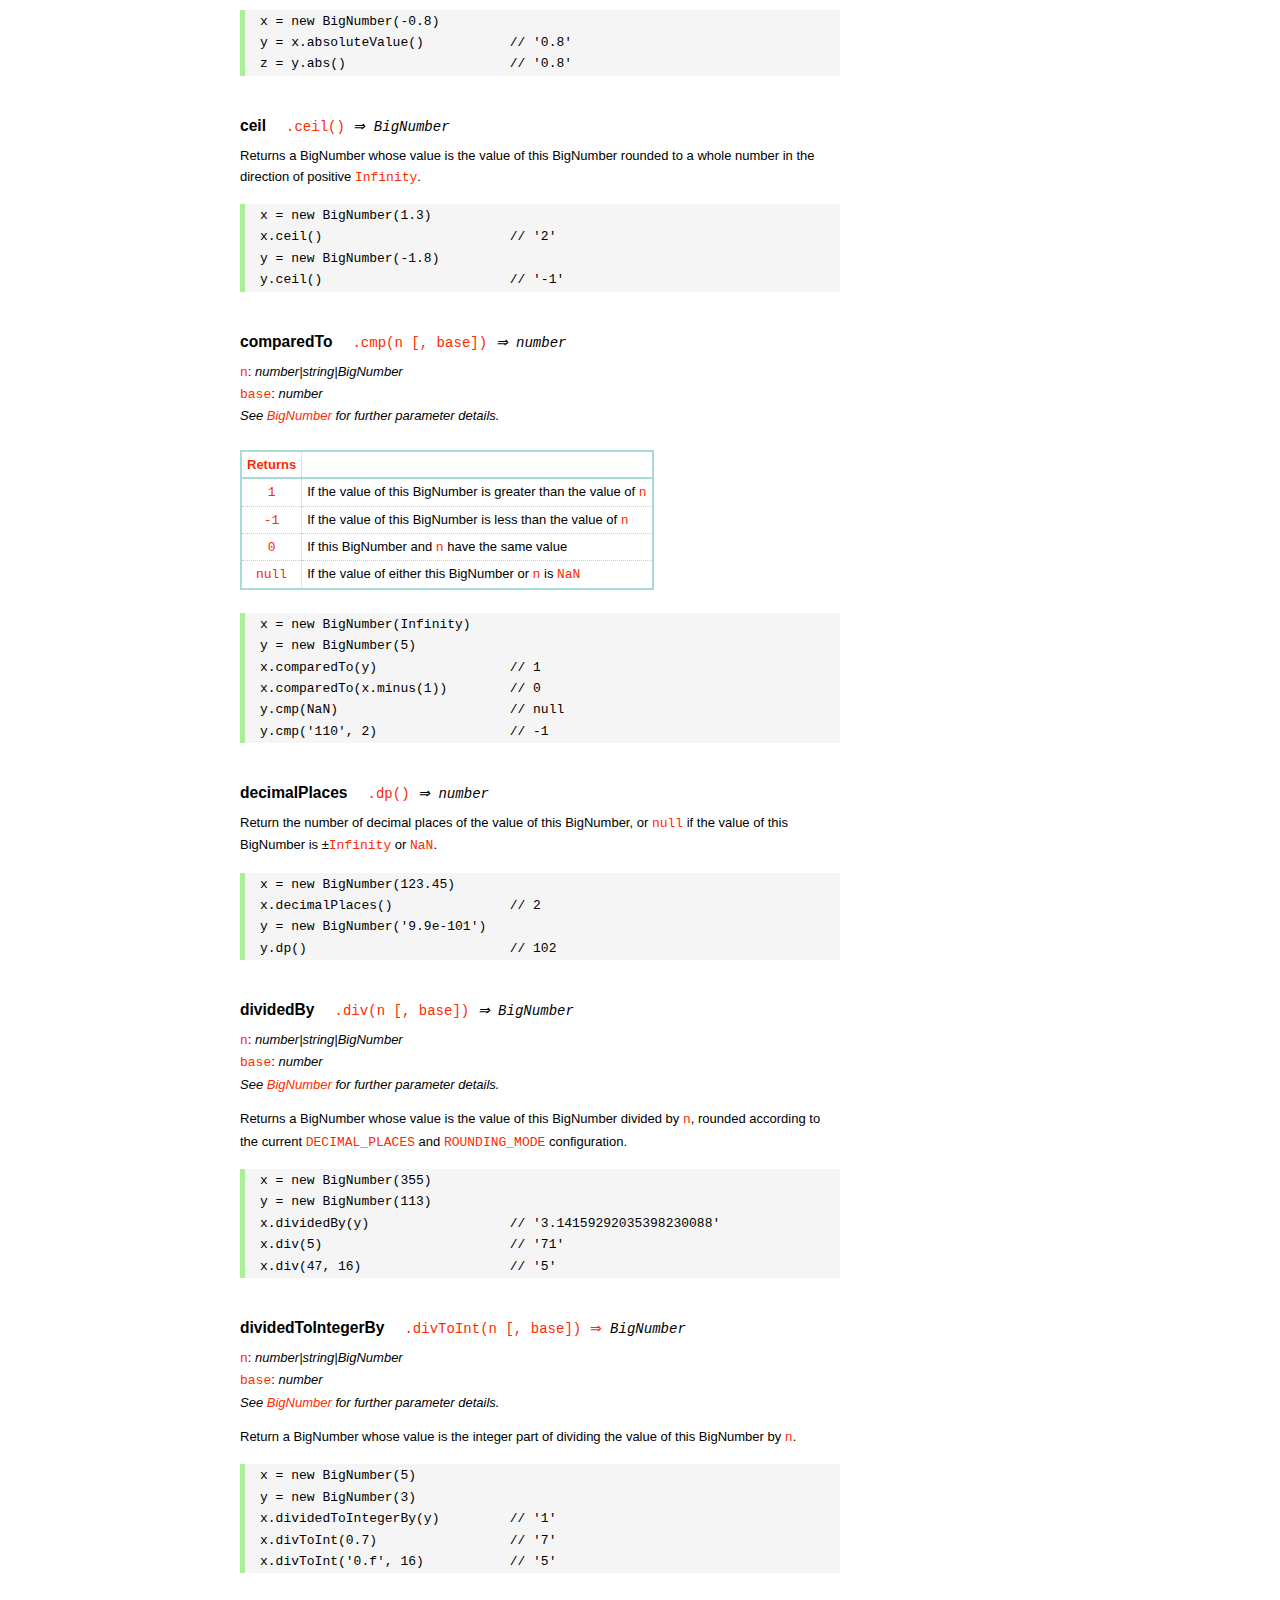
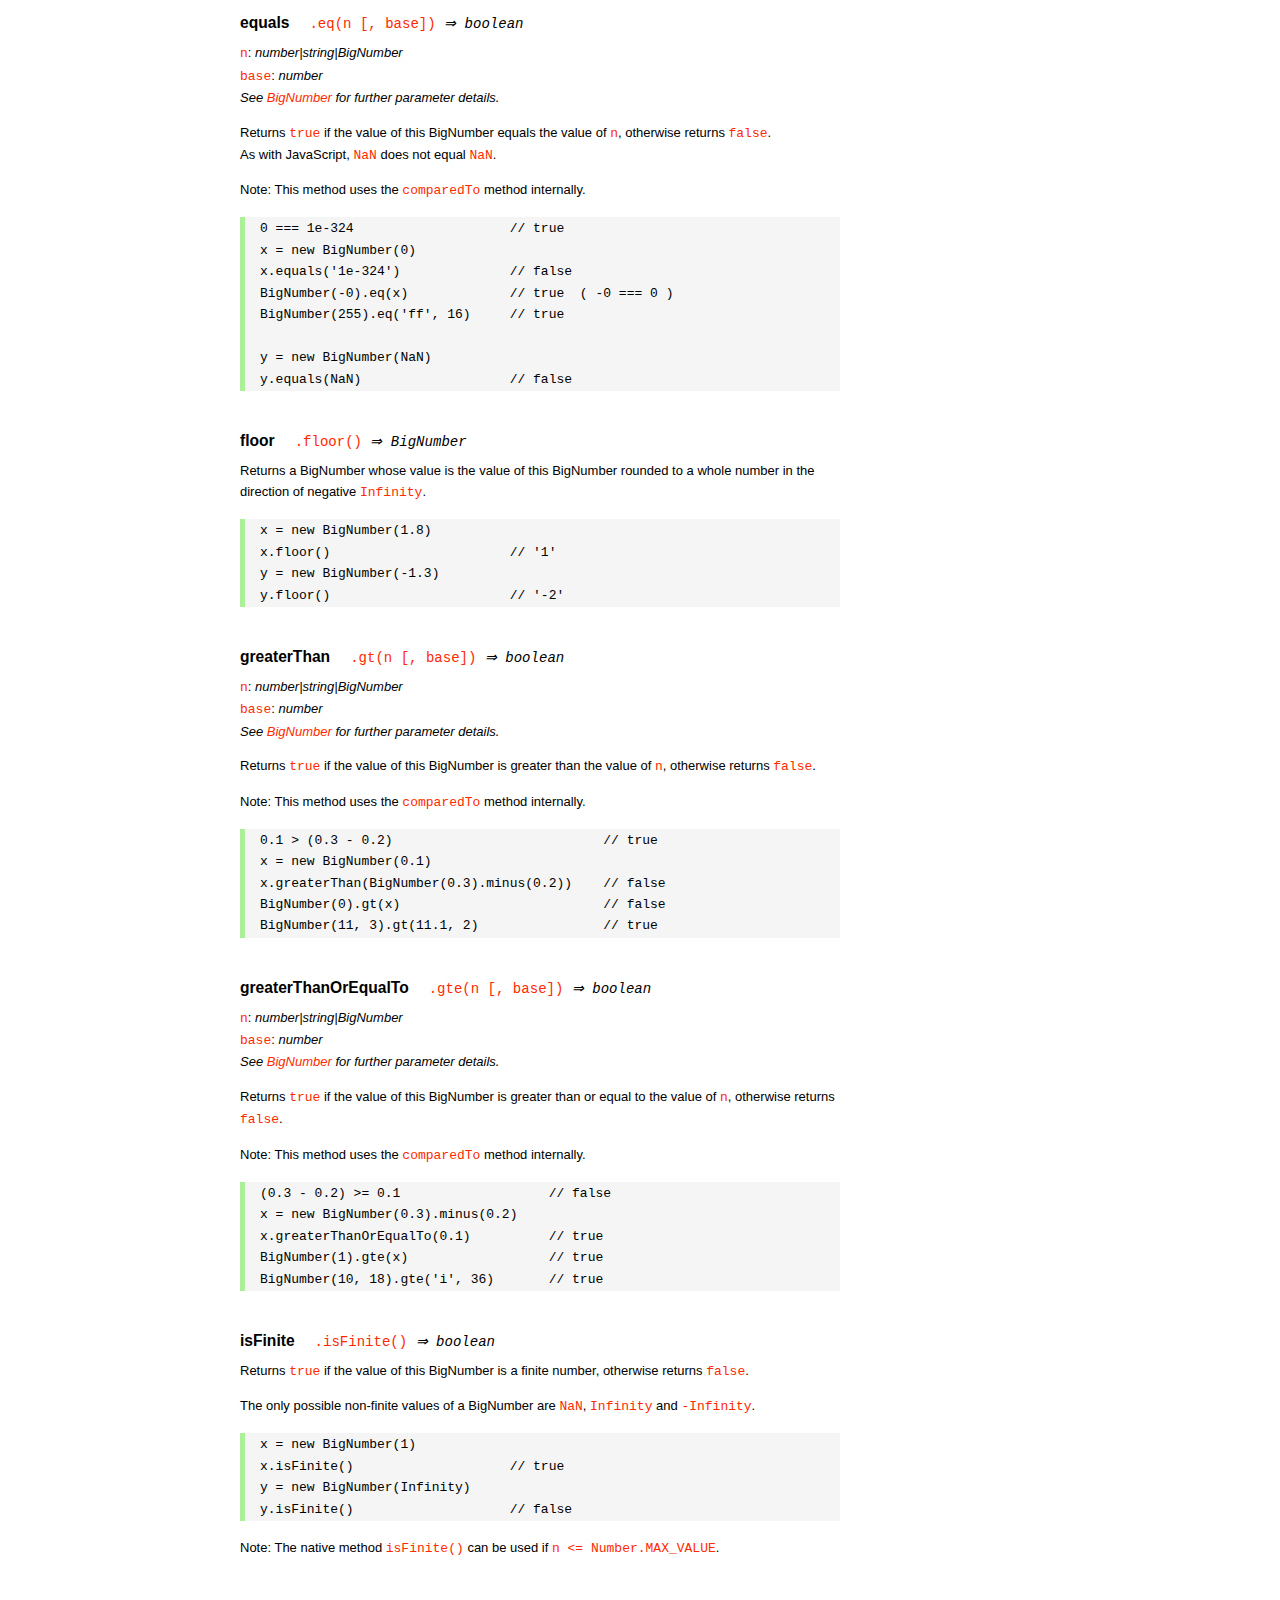
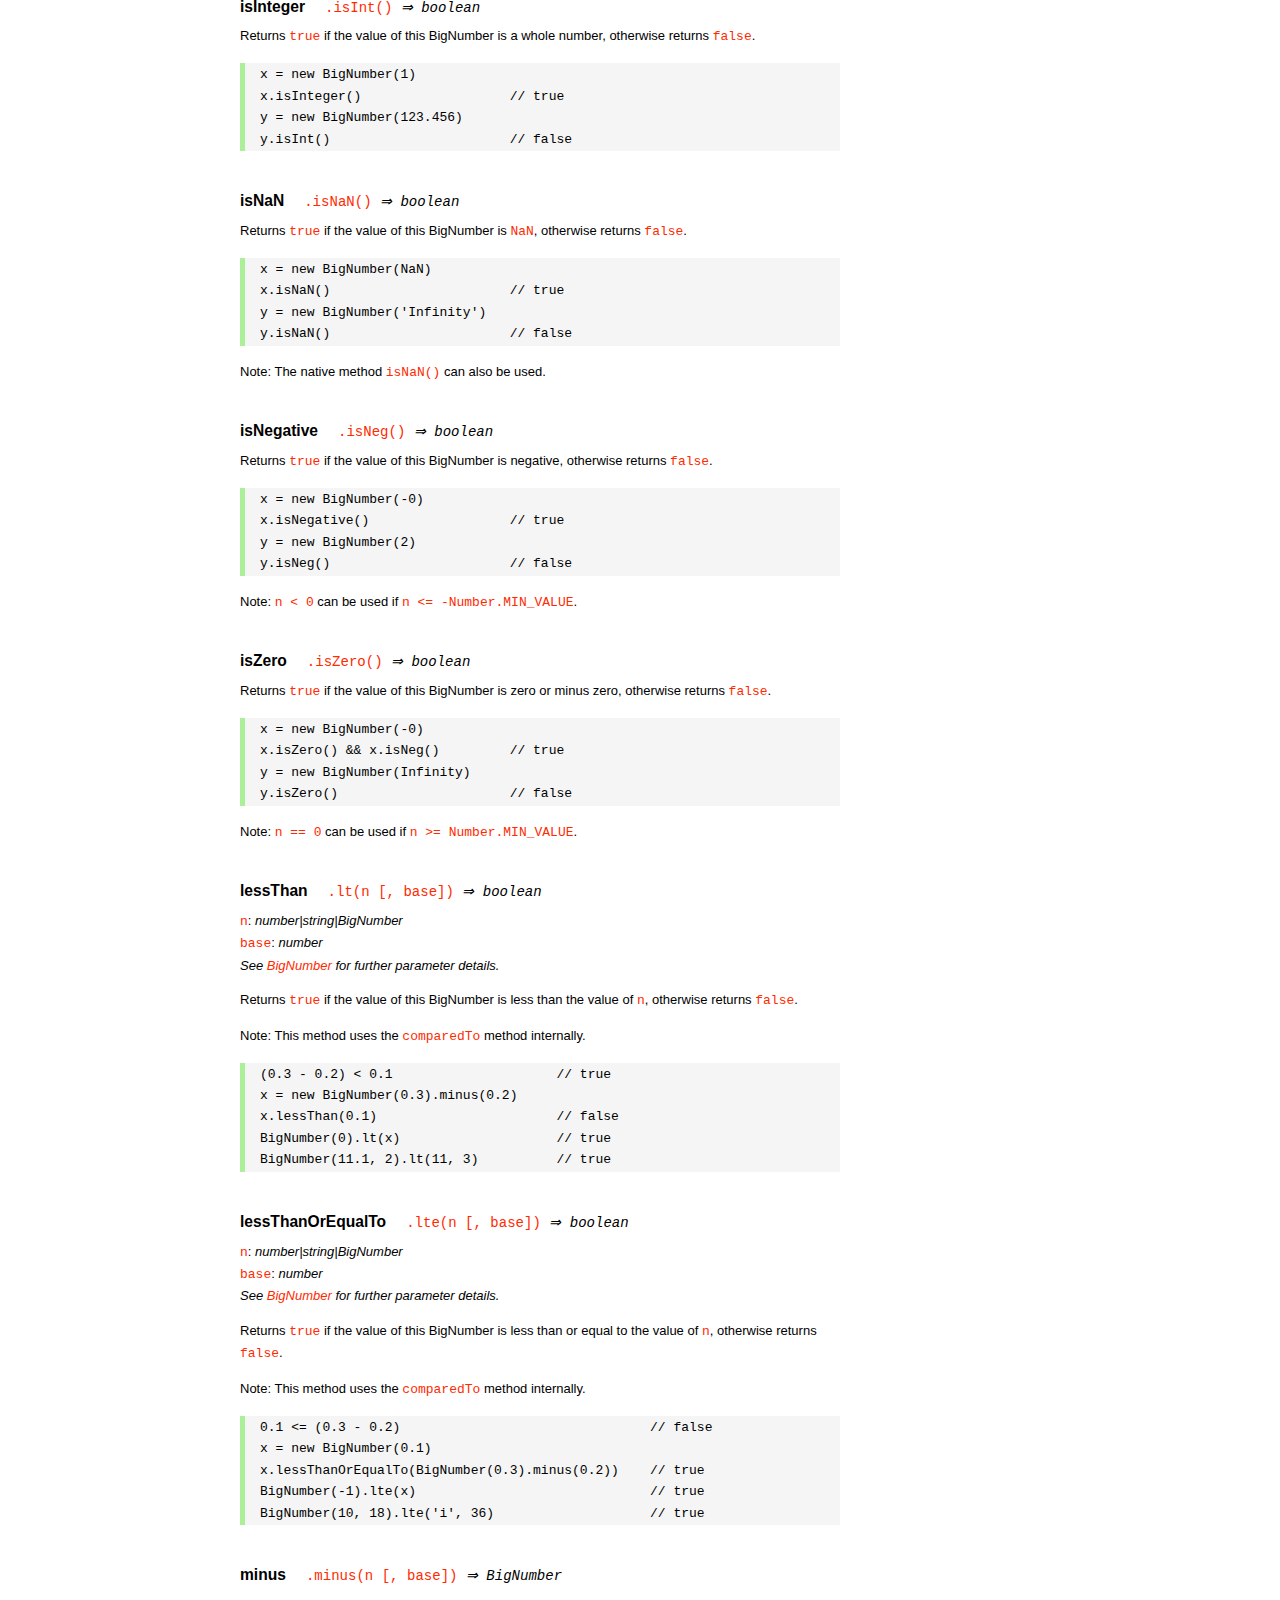
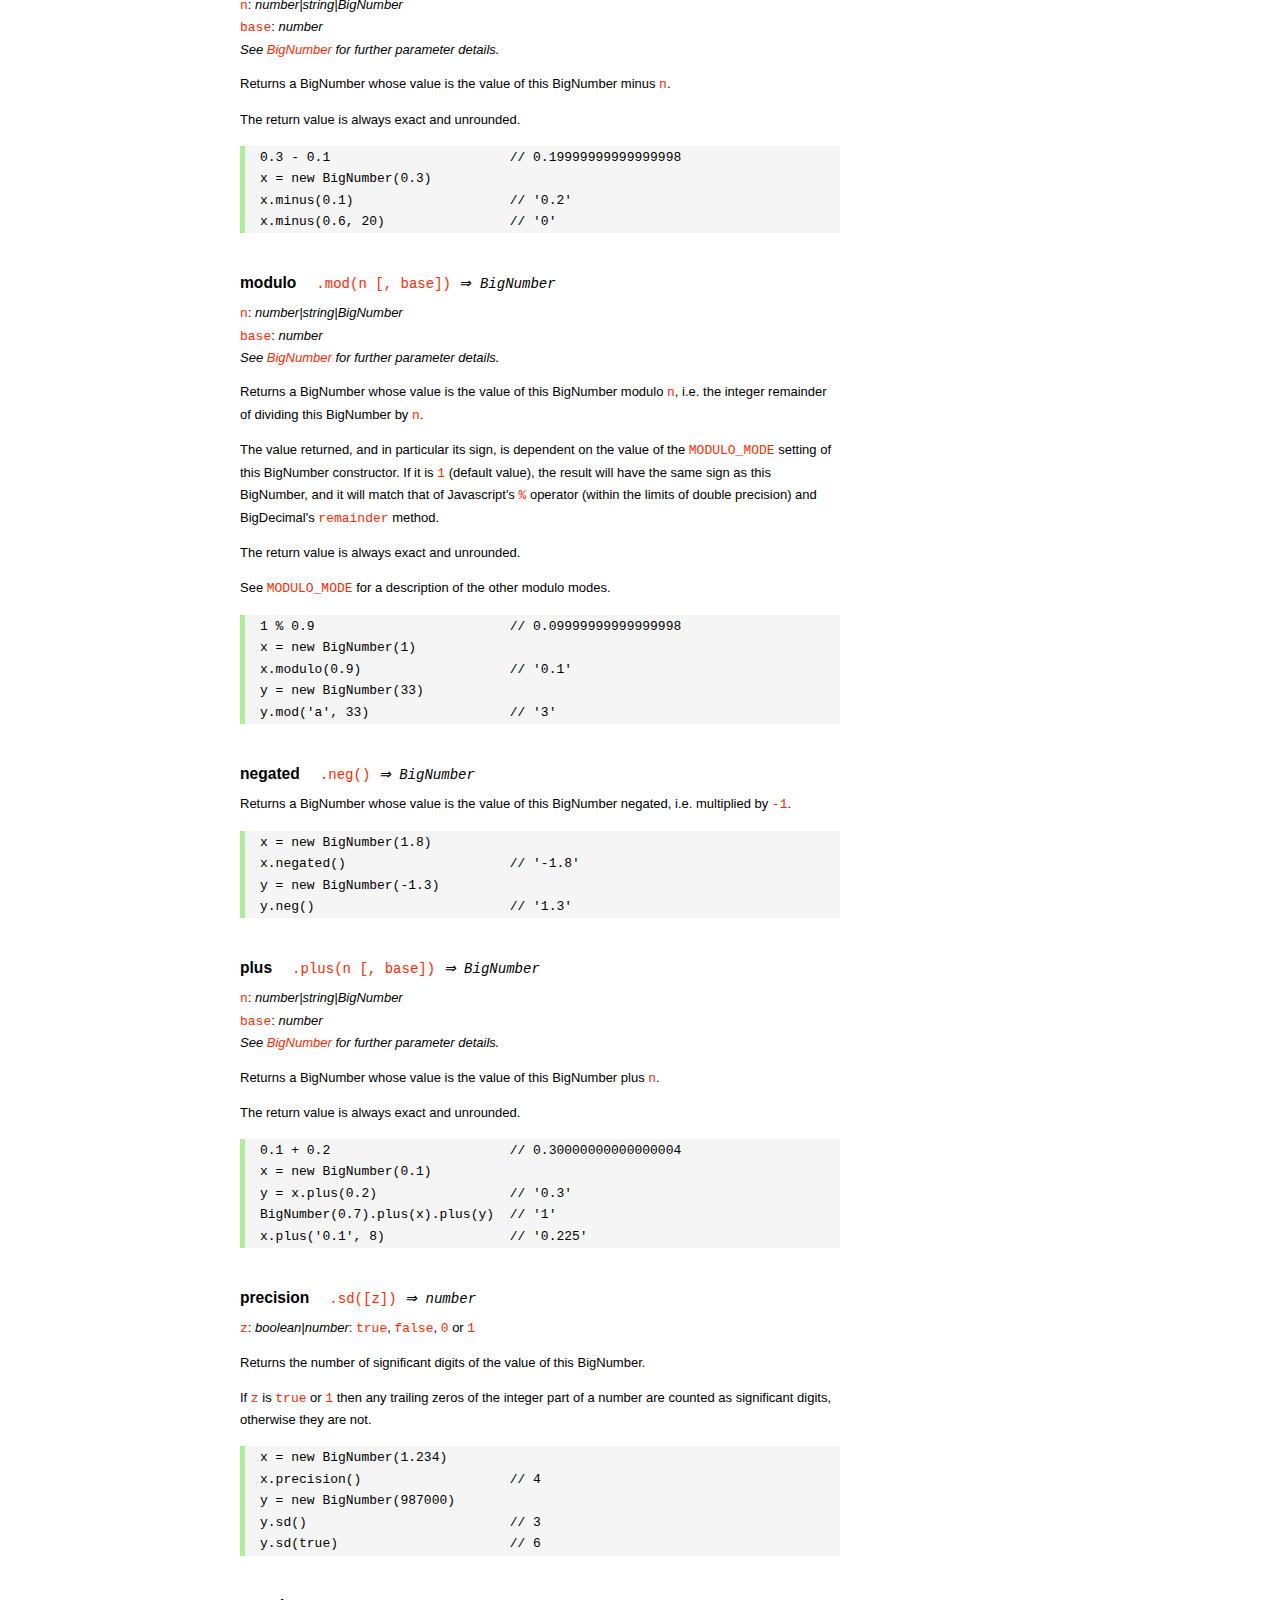
<file: node_modules/mysql/node_modules/bignumber.js/doc/API.html>
<!DOCTYPE HTML>
<html>
<head>
<meta charset="utf-8">
<meta http-equiv="X-UA-Compatible" content="IE=edge">
<meta name="Author" content="M Mclaughlin">
<title>bignumber.js API</title>
<style>
html{font-size:100%}
body{background:#fff;font-family:"Helvetica Neue",Helvetica,Arial,sans-serif;font-size:13px;
  line-height:1.65em;min-height:100%;margin:0}
body,i{color:#000}
.nav{background:#fff;position:fixed;top:0;bottom:0;left:0;width:200px;overflow-y:auto;
  padding:15px 0 30px 15px}
div.container{width:600px;margin:50px 0 50px 240px}
p{margin:0 0 1em;width:600px}
pre,ul{margin:1em 0}
h1,h2,h3,h4,h5{margin:0;padding:1.5em 0 0}
h1,h2{padding:.75em 0}
h1{font:400 3em Verdana,sans-serif;color:#000;margin-bottom:1em}
h2{font-size:2.25em;color:#ff2a00}
h3{font-size:1.75em;color:#4dc71f}
h4{font-size:1.75em;color:#ff2a00;padding-bottom:.75em}
h5{font-size:1.2em;margin-bottom:.4em}
h6{font-size:1.1em;margin-bottom:0.8em;padding:0.5em 0}
dd{padding-top:.35em}
dt{padding-top:.5em}
b{font-weight:700}
dt b{font-size:1.3em}
a,a:visited{color:#ff2a00;text-decoration:none}
a:active,a:hover{outline:0;text-decoration:underline}
.nav a,.nav b,.nav a:visited{display:block;color:#ff2a00;font-weight:700; margin-top:15px}
.nav b{color:#4dc71f;margin-top:20px;cursor:default;width:auto}
ul{list-style-type:none;padding:0 0 0 20px}
.nav ul{line-height:14px;padding-left:0;margin:5px 0 0}
.nav ul a,.nav ul a:visited,span{display:inline;color:#000;font-family:Verdana,Geneva,sans-serif;
  font-size:11px;font-weight:400;margin:0}
.inset,ul.inset{margin-left:20px}
.inset{font-size:.9em}
.nav li{width:auto;margin:0 0 3px}
.alias{font-style:italic;margin-left:20px}
table{border-collapse:collapse;border-spacing:0;border:2px solid #a7dbd8;margin:1.75em 0;padding:0}
td,th{text-align:left;margin:0;padding:2px 5px;border:1px dotted #a7dbd8}
th{border-top:2px solid #a7dbd8;border-bottom:2px solid #a7dbd8;color:#ff2a00}
code,pre{font-family:Consolas, monaco, monospace;font-weight:400}
pre{background:#f5f5f5;white-space:pre-wrap;word-wrap:break-word;border-left:5px solid #abef98;
  padding:1px 0 1px 15px;margin:1.2em 0}
code,.nav-title{color:#ff2a00}
.end{margin-bottom:25px}
.centre{text-align:center}
.error-table{font-size:13px;width:100%}
#faq{margin:3em 0 0}
li span{float:right;margin-right:10px;color:#c0c0c0}
#js{font:inherit;color:#4dc71f}
</style>
</head>
<body>

  <div class="nav">

    <a class='nav-title' href="#">API</a>

    <b> CONSTRUCTOR </b>
    <ul>
      <li><a href="#bignumber">BigNumber</a></li>
    </ul>

    <a href="#methods">Methods</a>
    <ul>
      <li><a href="#another">another</a></li>
      <li><a href="#config" >config</a></li>
      <li>
        <ul class="inset">
          <li><a href="#decimal-places">DECIMAL_PLACES</a></li>
          <li><a href="#rounding-mode" >ROUNDING_MODE</a></li>
          <li><a href="#exponential-at">EXPONENTIAL_AT</a></li>
          <li><a href="#range"         >RANGE</a></li>
          <li><a href="#errors"        >ERRORS</a></li>
          <li><a href="#crypto"        >CRYPTO</a></li>
          <li><a href="#modulo-mode"   >MODULO_MODE</a></li>
          <li><a href="#pow-precision" >POW_PRECISION</a></li>
          <li><a href="#format"        >FORMAT</a></li>
        </ul>
      </li>
      <li><a href="#max"   >max</a></li>
      <li><a href="#min"   >min</a></li>
      <li><a href="#random">random</a></li>
    </ul>

    <a href="#constructor-properties">Properties</a>
    <ul>
      <li><a href="#round-up"        >ROUND_UP</a></li>
      <li><a href="#round-down"      >ROUND_DOWN</a></li>
      <li><a href="#round-ceil"      >ROUND_CEIL</a></li>
      <li><a href="#round-floor"     >ROUND_FLOOR</a></li>
      <li><a href="#round-half-up"   >ROUND_HALF_UP</a></li>
      <li><a href="#round-half-down" >ROUND_HALF_DOWN</a></li>
      <li><a href="#round-half-even" >ROUND_HALF_EVEN</a></li>
      <li><a href="#round-half-ceil" >ROUND_HALF_CEIL</a></li>
      <li><a href="#round-half-floor">ROUND_HALF_FLOOR</a></li>
    </ul>

    <b> INSTANCE </b>

    <a href="#prototype-methods">Methods</a>
    <ul>
      <li><a href="#abs"    >absoluteValue       </a><span>abs</span>     </li>
      <li><a href="#ceil"   >ceil                </a>                     </li>
      <li><a href="#cmp"    >comparedTo          </a><span>cmp</span>     </li>
      <li><a href="#dp"     >decimalPlaces       </a><span>dp</span>      </li>
      <li><a href="#div"    >dividedBy           </a><span>div</span>     </li>
      <li><a href="#divInt" >dividedToIntegerBy  </a><span>divToInt</span></li>
      <li><a href="#eq"     >equals              </a><span>eq</span>      </li>
      <li><a href="#floor"  >floor               </a>                     </li>
      <li><a href="#gt"     >greaterThan         </a><span>gt</span>      </li>
      <li><a href="#gte"    >greaterThanOrEqualTo</a><span>gte</span>     </li>
      <li><a href="#isF"    >isFinite            </a>                     </li>
      <li><a href="#isInt"  >isInteger           </a><span>isInt</span>   </li>
      <li><a href="#isNaN"  >isNaN               </a>                     </li>
      <li><a href="#isNeg"  >isNegative          </a><span>isNeg</span>   </li>
      <li><a href="#isZ"    >isZero              </a>                     </li>
      <li><a href="#lt"     >lessThan            </a><span>lt</span>      </li>
      <li><a href="#lte"    >lessThanOrEqualTo   </a><span>lte</span>     </li>
      <li><a href="#minus"  >minus               </a><span>sub</span>     </li>
      <li><a href="#mod"    >modulo              </a><span>mod</span>     </li>
      <li><a href="#neg"    >negated             </a><span>neg</span>     </li>
      <li><a href="#plus"   >plus                </a><span>add</span>     </li>
      <li><a href="#sd"     >precision           </a><span>sd</span>      </li>
      <li><a href="#round"  >round               </a>                     </li>
      <li><a href="#shift"  >shift               </a>                     </li>
      <li><a href="#sqrt"   >squareRoot          </a><span>sqrt</span>    </li>
      <li><a href="#times"  >times               </a><span>mul</span>     </li>
      <li><a href="#toD"    >toDigits            </a>                     </li>
      <li><a href="#toE"    >toExponential       </a>                     </li>
      <li><a href="#toFix"  >toFixed             </a>                     </li>
      <li><a href="#toFor"  >toFormat            </a>                     </li>
      <li><a href="#toFr"   >toFraction          </a>                     </li>
      <li><a href="#toJSON" >toJSON              </a>                     </li>
      <li><a href="#toN"    >toNumber            </a>                     </li>
      <li><a href="#pow"    >toPower             </a><span>pow</span>     </li>
      <li><a href="#toP"    >toPrecision         </a>                     </li>
      <li><a href="#toS"    >toString            </a>                     </li>
      <li><a href="#trunc"  >truncated           </a><span>trunc</span>   </li>
      <li><a href="#valueOf">valueOf             </a>                     </li>
    </ul>

    <a href="#instance-properties">Properties</a>
    <ul>
      <li><a href="#coefficient">c: coefficient</a></li>
      <li><a href="#exponent"   >e: exponent</a></li>
      <li><a href="#sign"       >s: sign</a></li>
      <li><a href="#isbig"      >isBigNumber</a></li>
    </ul>

    <a href="#zero-nan-infinity">Zero, NaN &amp; Infinity</a>
    <a href="#Errors">Errors</a>
    <a class='end' href="#faq">FAQ</a>

  </div>

  <div class="container">

    <h1>bignumber<span id='js'>.js</span></h1>

    <p>A JavaScript library for arbitrary-precision arithmetic.</p>
    <p><a href="https://github.com/MikeMcl/bignumber.js">Hosted on GitHub</a>. </p>

    <h2>API</h2>

    <p>
      See the <a href='https://github.com/MikeMcl/bignumber.js'>README</a> on GitHub for a
      quick-start introduction.
    </p>
    <p>
      In all examples below, <code>var</code> and semicolons are not shown, and if a commented-out
      value is in quotes it means <code>toString</code> has been called on the preceding expression.
    </p>


    <h3>CONSTRUCTOR</h3>

    <h5 id="bignumber">
      BigNumber<code class='inset'>BigNumber(value [, base]) <i>&rArr; BigNumber</i></code>
    </h5>
    <dl>
      <dt><code>value</code></dt>
      <dd>
        <i>number|string|BigNumber</i>: see <a href='#range'>RANGE</a> for
        range.
      </dd>
      <dd>
        A numeric value.
      </dd>
      <dd>
        Legitimate values include &plusmn;<code>0</code>, &plusmn;<code>Infinity</code> and
        <code>NaN</code>.
      </dd>
      <dd>
        Values of type <em>number</em> with more than <code>15</code> significant digits are
        considered invalid (if <a href='#errors'><code>ERRORS</code></a> is true) as calling
        <code><a href='#toS'>toString</a></code> or <code><a href='#valueOf'>valueOf</a></code> on
        such numbers may not result in the intended value.
        <pre>console.log( 823456789123456.3 );    // 823456789123456.2</pre>
      </dd>
      <dd>
        There is no limit to the number of digits of a value of type <em>string</em> (other than
        that of JavaScript's maximum array size).
      </dd>
      <dd>
        Decimal string values may be in exponential, as well as normal (fixed-point) notation.
        Non-decimal values must be in normal notation.
      </dd>
      <dd>
        String values in hexadecimal literal form, e.g. <code>'0xff'</code>, are valid, as are
        string values with the octal and binary prefixs <code>'0o'</code> and <code>'0b'</code>.
        String values in octal literal form without the prefix will be interpreted as
        decimals, e.g. <code>'011'</code> is interpreted as 11, not 9.
      </dd>
      <dd>Values in any base may have fraction digits.</dd>
      <dd>
        For bases from <code>10</code> to <code>36</code>, lower and/or upper case letters can be
        used to represent values from <code>10</code> to <code>35</code>.
      </dd>
      <dd>
        For bases above 36, <code>a-z</code> represents values from <code>10</code> to
        <code>35</code>, <code>A-Z</code> from <code>36</code> to <code>61</code>, and
        <code>$</code> and <code>_</code> represent <code>62</code> and <code>63</code> respectively
        <i>(this can be changed by editing the <code>ALPHABET</code> variable near the top of the
        source file)</i>.
      </dd>
    </dl>
    <dl>
      <dt><code>base</code></dt>
      <dd>
        <i>number</i>: integer, <code>2</code> to <code>64</code> inclusive
      </dd>
      <dd>The base of <code>value</code>.</dd>
      <dd>
        If <code>base</code> is omitted, or is <code>null</code> or <code>undefined</code>, base
        <code>10</code> is assumed.
      </dd>
    </dl>
    <br />
    <p>Returns a new instance of a BigNumber object.</p>
    <p>
      If a base is specified, the value is rounded according to
      the current <a href='#decimal-places'><code>DECIMAL_PLACES</code></a> and
      <a href='#rounding-mode'><code>ROUNDING_MODE</code></a> configuration.
    </p>
    <p>
      See <a href='#Errors'>Errors</a> for the treatment of an invalid <code>value</code> or
      <code>base</code>.
    </p>
    <pre>
x = new BigNumber(9)                       // '9'
y = new BigNumber(x)                       // '9'

// 'new' is optional if ERRORS is false
BigNumber(435.345)                         // '435.345'

new BigNumber('5032485723458348569331745.33434346346912144534543')
new BigNumber('4.321e+4')                  // '43210'
new BigNumber('-735.0918e-430')            // '-7.350918e-428'
new BigNumber(Infinity)                    // 'Infinity'
new BigNumber(NaN)                         // 'NaN'
new BigNumber('.5')                        // '0.5'
new BigNumber('+2')                        // '2'
new BigNumber(-10110100.1, 2)              // '-180.5'
new BigNumber(-0b10110100.1)               // '-180.5'
new BigNumber('123412421.234324', 5)       // '607236.557696'
new BigNumber('ff.8', 16)                  // '255.5'
new BigNumber('0xff.8')                    // '255.5'</pre>
    <p>
      The following throws <code>'not a base 2 number'</code> if
      <a href='#errors'><code>ERRORS</code></a> is true, otherwise it returns a BigNumber with value
      <code>NaN</code>.
    </p>
    <pre>new BigNumber(9, 2)</pre>
    <p>
      The following throws <code>'number type has more than 15 significant digits'</code> if
      <a href='#errors'><code>ERRORS</code></a> is true, otherwise it returns a BigNumber with value
      <code>96517860459076820</code>.
    </p>
    <pre>new BigNumber(96517860459076817.4395)</pre>
    <p>
      The following throws <code>'not a number'</code> if <a href='#errors'><code>ERRORS</code></a>
      is true, otherwise it returns a BigNumber with value <code>NaN</code>.
    </p>
    <pre>new BigNumber('blurgh')</pre>
    <p>
      A value is only rounded by the constructor if a base is specified.
    </p>
    <pre>BigNumber.config({ DECIMAL_PLACES: 5 })
new BigNumber(1.23456789)                  // '1.23456789'
new BigNumber(1.23456789, 10)              // '1.23457'</pre>



    <h4 id="methods">Methods</h4>
     <p>The static methods of a BigNumber constructor.</p>




    <h5 id="another">
       another<code class='inset'>.another([obj]) <i>&rArr; BigNumber constructor</i></code>
    </h5>
    <p><code>obj</code>: <i>object</i></p>
    <p>
      Returns a new independent BigNumber constructor with configuration as described by
      <code>obj</code> (see <a href='#config'><code>config</code></a>), or with the default
      configuration if <code>obj</code> is <code>null</code> or <code>undefined</code>.
    </p>
    <pre>BigNumber.config({ DECIMAL_PLACES: 5 })
BN = BigNumber.another({ DECIMAL_PLACES: 9 })

x = new BigNumber(1)
y = new BN(1)

x.div(3)                        // 0.33333
y.div(3)                        // 0.333333333

// BN = BigNumber.another({ DECIMAL_PLACES: 9 }) is equivalent to:
BN = BigNumber.another()
BN.config({ DECIMAL_PLACES: 9 })</pre>



    <h5 id="config">config<code class='inset'>set([obj]) <i>&rArr; object</i></code></h5>
    <p>
      <code>obj</code>: <i>object</i>: an object that contains some or all of the following
      properties.
    </p>
    <p>Configures the settings for this particular BigNumber constructor.</p>
    <p><i>Note: the configuration can also be supplied as an argument list, see below.</i></p>
    <dl class='inset'>
      <dt id="decimal-places"><code><b>DECIMAL_PLACES</b></code></dt>
      <dd>
        <i>number</i>: integer, <code>0</code> to <code>1e+9</code> inclusive<br />
        Default value: <code>20</code>
      </dd>
      <dd>
        The <u>maximum</u> number of decimal places of the results of operations involving
        division, i.e. division, square root and base conversion operations, and power
        operations with negative exponents.<br />
      </dd>
      <dd>
      <pre>BigNumber.config({ DECIMAL_PLACES: 5 })
BigNumber.set({ DECIMAL_PLACES: 5 })    // equivalent
BigNumber.config(5)    // equivalent</pre>
      </dd>



      <dt id="rounding-mode"><code><b>ROUNDING_MODE</b></code></dt>
      <dd>
        <i>number</i>: integer, <code>0</code> to <code>8</code> inclusive<br />
        Default value: <code>4</code> <a href="#round-half-up">(<code>ROUND_HALF_UP</code>)</a>
      </dd>
      <dd>
        The rounding mode used in the above operations and the default rounding mode of
        <a href='#round'><code>round</code></a>,
        <a href='#toE'><code>toExponential</code></a>,
        <a href='#toFix'><code>toFixed</code></a>,
        <a href='#toFor'><code>toFormat</code></a> and
        <a href='#toP'><code>toPrecision</code></a>.
      </dd>
      <dd>The modes are available as enumerated properties of the BigNumber constructor.</dd>
       <dd>
      <pre>BigNumber.config({ ROUNDING_MODE: 0 })
BigNumber.config(null, BigNumber.ROUND_UP)    // equivalent</pre>
        </dd>



      <dt id="exponential-at"><code><b>EXPONENTIAL_AT</b></code></dt>
      <dd>
        <i>number</i>: integer, magnitude <code>0</code> to <code>1e+9</code> inclusive, or
        <br />
        <i>number</i>[]: [ integer <code>-1e+9</code> to <code>0</code> inclusive, integer
        <code>0</code> to <code>1e+9</code> inclusive ]<br />
        Default value: <code>[-7, 20]</code>
      </dd>
      <dd>
        The exponent value(s) at which <code>toString</code> returns exponential notation.
      </dd>
      <dd>
        If a single number is assigned, the value is the exponent magnitude.<br />
        If an array of two numbers is assigned then the first number is the negative exponent
        value at and beneath which exponential notation is used, and the second number is the
        positive exponent value at and above which the same.
      </dd>
      <dd>
        For example, to emulate JavaScript numbers in terms of the exponent values at which they
        begin to use exponential notation, use <code>[-7, 20]</code>.
      </dd>
      <dd>
      <pre>BigNumber.config({ EXPONENTIAL_AT: 2 })
new BigNumber(12.3)         // '12.3'        e is only 1
new BigNumber(123)          // '1.23e+2'
new BigNumber(0.123)        // '0.123'       e is only -1
new BigNumber(0.0123)       // '1.23e-2'

BigNumber.config({ EXPONENTIAL_AT: [-7, 20] })
new BigNumber(123456789)    // '123456789'   e is only 8
new BigNumber(0.000000123)  // '1.23e-7'

// Almost never return exponential notation:
BigNumber.config({ EXPONENTIAL_AT: 1e+9 })

// Always return exponential notation:
BigNumber.config({ EXPONENTIAL_AT: 0 })</pre>
      </dd>
      <dd>
        Regardless of the value of <code>EXPONENTIAL_AT</code>, the <code>toFixed</code> method
        will always return a value in normal notation and the <code>toExponential</code> method
        will always return a value in exponential form.
      </dd>
      <dd>
        Calling <code>toString</code> with a base argument, e.g. <code>toString(10)</code>, will
        also always return normal notation.
      </dd>



      <dt id="range"><code><b>RANGE</b></code></dt>
      <dd>
        <i>number</i>: integer, magnitude <code>1</code> to <code>1e+9</code> inclusive, or
        <br />
        <i>number</i>[]: [ integer <code>-1e+9</code> to <code>-1</code> inclusive, integer
        <code>1</code> to <code>1e+9</code> inclusive ]<br />
        Default value: <code>[-1e+9, 1e+9]</code>
      </dd>
      <dd>
        The exponent value(s) beyond which overflow to <code>Infinity</code> and underflow to
        zero occurs.
      </dd>
      <dd>
        If a single number is assigned, it is the maximum exponent magnitude: values wth a
        positive exponent of greater magnitude become <code>Infinity</code> and those with a
        negative exponent of greater magnitude become zero.
      <dd>
        If an array of two numbers is assigned then the first number is the negative exponent
        limit and the second number is the positive exponent limit.
      </dd>
      <dd>
        For example, to emulate JavaScript numbers in terms of the exponent values at which they
        become zero and <code>Infinity</code>, use <code>[-324, 308]</code>.
      </dd>
      <dd>
      <pre>BigNumber.config({ RANGE: 500 })
BigNumber.config().RANGE     // [ -500, 500 ]
new BigNumber('9.999e499')   // '9.999e+499'
new BigNumber('1e500')       // 'Infinity'
new BigNumber('1e-499')      // '1e-499'
new BigNumber('1e-500')      // '0'

BigNumber.config({ RANGE: [-3, 4] })
new BigNumber(99999)         // '99999'      e is only 4
new BigNumber(100000)        // 'Infinity'   e is 5
new BigNumber(0.001)         // '0.01'       e is only -3
new BigNumber(0.0001)        // '0'          e is -4</pre>
      </dd>
      <dd>
        The largest possible magnitude of a finite BigNumber is
        <code>9.999...e+1000000000</code>.<br />
        The smallest possible magnitude of a non-zero BigNumber is <code>1e-1000000000</code>.
      </dd>



      <dt id="errors"><code><b>ERRORS</b></code></dt>
      <dd>
        <i>boolean|number</i>: <code>true</code>, <code>false</code>, <code>0</code> or
        <code>1</code>.<br />
        Default value: <code>true</code>
      </dd>
      <dd>
        The value that determines whether BigNumber Errors are thrown.<br />
        If <code>ERRORS</code> is false, no errors will be thrown.
      </dd>
      <dd>See <a href='#Errors'>Errors</a>.</dd>
      <dd><pre>BigNumber.config({ ERRORS: false })</pre></dd>



      <dt id="crypto"><code><b>CRYPTO</b></code></dt>
      <dd>
        <i>boolean|number</i>: <code>true</code>, <code>false</code>, <code>0</code> or
        <code>1</code>.<br />
        Default value: <code>false</code>
      </dd>
      <dd>
        The value that determines whether cryptographically-secure pseudo-random number
        generation is used.
      </dd>
      <dd>
        If <code>CRYPTO</code> is set to <code>true</code> then the
        <a href='#random'><code>random</code></a> method will generate random digits using
        <code>crypto.getRandomValues</code> in browsers that support it, or
        <code>crypto.randomBytes</code> if using a version of Node.js that supports it.
      </dd>
      <dd>
        If neither function is supported by the host environment then attempting to set
        <code>CRYPTO</code> to <code>true</code> will fail, and if <code>ERRORS</code>
        is <code>true</code> an exception will be thrown.
      </dd>
      <dd>
        If <code>CRYPTO</code> is <code>false</code> then the source of randomness used will be
        <code>Math.random</code> (which is assumed to generate at least <code>30</code> bits of
        randomness).
      </dd>
      <dd>See <a href='#random'><code>random</code></a>.</dd>
      <dd>
      <pre>BigNumber.config({ CRYPTO: true })
BigNumber.config().CRYPTO       // true
BigNumber.random()              // 0.54340758610486147524</pre>
      </dd>



      <dt id="modulo-mode"><code><b>MODULO_MODE</b></code></dt>
      <dd>
        <i>number</i>: integer, <code>0</code> to <code>9</code> inclusive<br />
        Default value: <code>1</code> (<a href="#round-down"><code>ROUND_DOWN</code></a>)
      </dd>
      <dd>The modulo mode used when calculating the modulus: <code>a mod n</code>.</dd>
      <dd>
        The quotient, <code>q = a / n</code>, is calculated according to the
        <a href='#rounding-mode'><code>ROUNDING_MODE</code></a> that corresponds to the chosen
        <code>MODULO_MODE</code>.
      </dd>
      <dd>The remainder, <code>r</code>, is calculated as: <code>r = a - n * q</code>.</dd>
      <dd>
        The modes that are most commonly used for the modulus/remainder operation are shown in
        the following table. Although the other rounding modes can be used, they may not give
        useful results.
      </dd>
      <dd>
        <table>
          <tr><th>Property</th><th>Value</th><th>Description</th></tr>
          <tr>
            <td><b>ROUND_UP</b></td><td class='centre'>0</td>
            <td>
              The remainder is positive if the dividend is negative, otherwise it is negative.
            </td>
          </tr>
          <tr>
            <td><b>ROUND_DOWN</b></td><td class='centre'>1</td>
            <td>
              The remainder has the same sign as the dividend.<br />
              This uses 'truncating division' and matches the behaviour of JavaScript's
              remainder operator <code>%</code>.
            </td>
          </tr>
          <tr>
            <td><b>ROUND_FLOOR</b></td><td class='centre'>3</td>
            <td>
              The remainder has the same sign as the divisor.<br />
              This matches Python's <code>%</code> operator.
            </td>
          </tr>
          <tr>
            <td><b>ROUND_HALF_EVEN</b></td><td class='centre'>6</td>
            <td>The <i>IEEE 754</i> remainder function.</td>
          </tr>
           <tr>
             <td><b>EUCLID</b></td><td class='centre'>9</td>
             <td>
               The remainder is always positive. Euclidian division: <br />
               <code>q = sign(n) * floor(a / abs(n))</code>
             </td>
           </tr>
        </table>
      </dd>
      <dd>
        The rounding/modulo modes are available as enumerated properties of the BigNumber
        constructor.
      </dd>
      <dd>See <a href='#mod'><code>modulo</code></a>.</dd>
      <dd>
        <pre>BigNumber.config({ MODULO_MODE: BigNumber.EUCLID })
BigNumber.config({ MODULO_MODE: 9 })          // equivalent</pre>
      </dd>



      <dt id="pow-precision"><code><b>POW_PRECISION</b></code></dt>
      <dd>
        <i>number</i>: integer, <code>0</code> to <code>1e+9</code> inclusive.<br />
        Default value: <code>0</code>
      </dd>
      <dd>
        The <i>maximum</i> number of significant digits of the result of the power operation
        (unless a modulus is specified).
      </dd>
      <dd>If set to <code>0</code>, the number of signifcant digits will not be limited.</dd>
      <dd>See <a href='#pow'><code>toPower</code></a>.</dd>
      <dd><pre>BigNumber.config({ POW_PRECISION: 100 })</pre></dd>



      <dt id="format"><code><b>FORMAT</b></code></dt>
      <dd><i>object</i></dd>
      <dd>
        The <code>FORMAT</code> object configures the format of the string returned by the
        <a href='#toFor'><code>toFormat</code></a> method.
      </dd>
      <dd>
        The example below shows the properties of the <code>FORMAT</code> object that are
        recognised, and their default values.
      </dd>
      <dd>
         Unlike the other configuration properties, the values of the properties of the
         <code>FORMAT</code> object will not be checked for validity. The existing
         <code>FORMAT</code> object will simply be replaced by the object that is passed in.
         Note that all the properties shown below do not have to be included.
      </dd>
      <dd>See <a href='#toFor'><code>toFormat</code></a> for examples of usage.</dd>
      <dd>
      <pre>
BigNumber.config({
    FORMAT: {
        // the decimal separator
        decimalSeparator: '.',
        // the grouping separator of the integer part
        groupSeparator: ',',
        // the primary grouping size of the integer part
        groupSize: 3,
        // the secondary grouping size of the integer part
        secondaryGroupSize: 0,
        // the grouping separator of the fraction part
        fractionGroupSeparator: ' ',
        // the grouping size of the fraction part
        fractionGroupSize: 0
    }
});</pre>
      </dd>
    </dl>
    <br />
    <p>Returns an object with the above properties and their current values.</p>
    <p>
      If the value to be assigned to any of the above properties is <code>null</code> or
      <code>undefined</code> it is ignored.
    </p>
    <p>See <a href='#Errors'>Errors</a> for the treatment of invalid values.</p>
    <pre>
BigNumber.config({
    DECIMAL_PLACES: 40,
    ROUNDING_MODE: BigNumber.ROUND_HALF_CEIL,
    EXPONENTIAL_AT: [-10, 20],
    RANGE: [-500, 500],
    ERRORS: true,
    CRYPTO: true,
    MODULO_MODE: BigNumber.ROUND_FLOOR,
    POW_PRECISION: 80,
    FORMAT: {
        groupSize: 3,
        groupSeparator: ' ',
        decimalSeparator: ','
    }
});

// Alternatively but equivalently (excluding FORMAT):
BigNumber.config( 40, 7, [-10, 20], 500, 1, 1, 3, 80 )

obj = BigNumber.config();
obj.ERRORS       // true
obj.RANGE        // [-500, 500]</pre>



    <h5 id="max">
      max<code class='inset'>.max([arg1 [, arg2, ...]]) <i>&rArr; BigNumber</i></code>
    </h5>
    <p>
      <code>arg1</code>, <code>arg2</code>, ...: <i>number|string|BigNumber</i><br />
      <i>See <code><a href="#bignumber">BigNumber</a></code> for further parameter details.</i>
    </p>
    <p>
      Returns a BigNumber whose value is the maximum of <code>arg1</code>,
      <code>arg2</code>,... .
    </p>
    <p>The argument to this method can also be an array of values.</p>
    <p>The return value is always exact and unrounded.</p>
    <pre>x = new BigNumber('3257869345.0378653')
BigNumber.max(4e9, x, '123456789.9')          // '4000000000'

arr = [12, '13', new BigNumber(14)]
BigNumber.max(arr)                            // '14'</pre>



    <h5 id="min">
      min<code class='inset'>.min([arg1 [, arg2, ...]]) <i>&rArr; BigNumber</i></code>
    </h5>
    <p>
      <code>arg1</code>, <code>arg2</code>, ...: <i>number|string|BigNumber</i><br />
      <i>See <code><a href="#bignumber">BigNumber</a></code> for further parameter details.</i>
    </p>
    <p>
      Returns a BigNumber whose value is the minimum of <code>arg1</code>,
      <code>arg2</code>,... .
    </p>
    <p>The argument to this method can also be an array of values.</p>
    <p>The return value is always exact and unrounded.</p>
    <pre>x = new BigNumber('3257869345.0378653')
BigNumber.min(4e9, x, '123456789.9')          // '123456789.9'

arr = [2, new BigNumber(-14), '-15.9999', -12]
BigNumber.min(arr)                            // '-15.9999'</pre>



    <h5 id="random">
      random<code class='inset'>.random([dp]) <i>&rArr; BigNumber</i></code>
    </h5>
    <p><code>dp</code>: <i>number</i>: integer, <code>0</code> to <code>1e+9</code> inclusive</p>
    <p>
      Returns a new BigNumber with a pseudo-random value equal to or greater than <code>0</code> and
      less than <code>1</code>.
    </p>
    <p>
      The return value will have <code>dp</code> decimal places (or less if trailing zeros are
      produced).<br />
      If <code>dp</code> is omitted then the number of decimal places will default to the current
      <a href='#decimal-places'><code>DECIMAL_PLACES</code></a> setting.
    </p>
    <p>
      Depending on the value of this BigNumber constructor's
      <a href='#crypto'><code>CRYPTO</code></a> setting and the support for the
      <code>crypto</code> object in the host environment, the random digits of the return value are
      generated by either <code>Math.random</code> (fastest), <code>crypto.getRandomValues</code>
      (Web Cryptography API in recent browsers) or <code>crypto.randomBytes</code> (Node.js).
    </p>
    <p>
      If <a href='#crypto'><code>CRYPTO</code></a> is <code>true</code>, i.e. one of the
      <code>crypto</code> methods is to be used, the value of a returned BigNumber should be
      cryptographically-secure and statistically indistinguishable from a random value.
    </p>
    <pre>BigNumber.config({ DECIMAL_PLACES: 10 })
BigNumber.random()              // '0.4117936847'
BigNumber.random(20)            // '0.78193327636914089009'</pre>



    <h4 id="constructor-properties">Properties</h4>
    <p>
      The library's enumerated rounding modes are stored as properties of the constructor.<br />
      (They are not referenced internally by the library itself.)
    </p>
    <p>
      Rounding modes <code>0</code> to <code>6</code> (inclusive) are the same as those of Java's
      BigDecimal class.
    </p>
    <table>
      <tr>
        <th>Property</th>
        <th>Value</th>
        <th>Description</th>
      </tr>
      <tr>
        <td id="round-up"><b>ROUND_UP</b></td>
        <td class='centre'>0</td>
        <td>Rounds away from zero</td>
      </tr>
      <tr>
        <td id="round-down"><b>ROUND_DOWN</b></td>
        <td class='centre'>1</td>
        <td>Rounds towards zero</td>
      </tr>
      <tr>
        <td id="round-ceil"><b>ROUND_CEIL</b></td>
        <td class='centre'>2</td>
        <td>Rounds towards <code>Infinity</code></td>
      </tr>
      <tr>
        <td id="round-floor"><b>ROUND_FLOOR</b></td>
        <td class='centre'>3</td>
        <td>Rounds towards <code>-Infinity</code></td>
      </tr>
      <tr>
        <td id="round-half-up"><b>ROUND_HALF_UP</b></td>
        <td class='centre'>4</td>
        <td>
          Rounds towards nearest neighbour.<br />
          If equidistant, rounds away from zero
        </td>
      </tr>
      <tr>
        <td id="round-half-down"><b>ROUND_HALF_DOWN</b></td>
        <td class='centre'>5</td>
        <td>
          Rounds towards nearest neighbour.<br />
          If equidistant, rounds towards zero
        </td>
      </tr>
      <tr>
        <td id="round-half-even"><b>ROUND_HALF_EVEN</b></td>
        <td class='centre'>6</td>
        <td>
          Rounds towards nearest neighbour.<br />
          If equidistant, rounds towards even neighbour
        </td>
      </tr>
      <tr>
        <td id="round-half-ceil"><b>ROUND_HALF_CEIL</b></td>
        <td class='centre'>7</td>
        <td>
          Rounds towards nearest neighbour.<br />
          If equidistant, rounds towards <code>Infinity</code>
        </td>
      </tr>
      <tr>
        <td id="round-half-floor"><b>ROUND_HALF_FLOOR</b></td>
        <td class='centre'>8</td>
        <td>
          Rounds towards nearest neighbour.<br />
          If equidistant, rounds towards <code>-Infinity</code>
        </td>
      </tr>
    </table>
    <pre>
BigNumber.config({ ROUNDING_MODE: BigNumber.ROUND_CEIL })
BigNumber.config({ ROUNDING_MODE: 2 })     // equivalent</pre>


    <h3>INSTANCE</h3>

    <h4 id="prototype-methods">Methods</h4>
    <p>The methods inherited by a BigNumber instance from its constructor's prototype object.</p>
    <p>A BigNumber is immutable in the sense that it is not changed by its methods. </p>
    <p>
      The treatment of &plusmn;<code>0</code>, &plusmn;<code>Infinity</code> and <code>NaN</code> is
      consistent with how JavaScript treats these values.
    </p>
    <p>
      Many method names have a shorter alias.<br />
      (Internally, the library always uses the shorter method names.)
    </p>



    <h5 id="abs">absoluteValue<code class='inset'>.abs() <i>&rArr; BigNumber</i></code></h5>
    <p>
      Returns a BigNumber whose value is the absolute value, i.e. the magnitude, of the value of
      this BigNumber.
    </p>
    <p>The return value is always exact and unrounded.</p>
    <pre>
x = new BigNumber(-0.8)
y = x.absoluteValue()           // '0.8'
z = y.abs()                     // '0.8'</pre>



    <h5 id="ceil">ceil<code class='inset'>.ceil() <i>&rArr; BigNumber</i></code></h5>
    <p>
      Returns a BigNumber whose value is the value of this BigNumber rounded to
      a whole number in the direction of positive <code>Infinity</code>.
    </p>
    <pre>
x = new BigNumber(1.3)
x.ceil()                        // '2'
y = new BigNumber(-1.8)
y.ceil()                        // '-1'</pre>



    <h5 id="cmp">comparedTo<code class='inset'>.cmp(n [, base]) <i>&rArr; number</i></code></h5>
    <p>
      <code>n</code>: <i>number|string|BigNumber</i><br />
      <code>base</code>: <i>number</i><br />
      <i>See <a href="#bignumber">BigNumber</a> for further parameter details.</i>
    </p>
    <table>
      <tr><th>Returns</th><th>&nbsp;</th></tr>
      <tr>
        <td class='centre'><code>1</code></td>
        <td>If the value of this BigNumber is greater than the value of <code>n</code></td>
      </tr>
      <tr>
        <td class='centre'><code>-1</code></td>
        <td>If the value of this BigNumber is less than the value of <code>n</code></td>
      </tr>
      <tr>
        <td class='centre'><code>0</code></td>
        <td>If this BigNumber and <code>n</code> have the same value</td>
      </tr>
       <tr>
        <td class='centre'><code>null</code></td>
        <td>If the value of either this BigNumber or <code>n</code> is <code>NaN</code></td>
      </tr>
    </table>
    <pre>
x = new BigNumber(Infinity)
y = new BigNumber(5)
x.comparedTo(y)                 // 1
x.comparedTo(x.minus(1))        // 0
y.cmp(NaN)                      // null
y.cmp('110', 2)                 // -1</pre>



    <h5 id="dp">decimalPlaces<code class='inset'>.dp() <i>&rArr; number</i></code></h5>
    <p>
      Return the number of decimal places of the value of this BigNumber, or <code>null</code> if
      the value of this BigNumber is &plusmn;<code>Infinity</code> or <code>NaN</code>.
    </p>
    <pre>
x = new BigNumber(123.45)
x.decimalPlaces()               // 2
y = new BigNumber('9.9e-101')
y.dp()                          // 102</pre>



    <h5 id="div">dividedBy<code class='inset'>.div(n [, base]) <i>&rArr; BigNumber</i></code>
    </h5>
    <p>
      <code>n</code>: <i>number|string|BigNumber</i><br />
      <code>base</code>: <i>number</i><br />
      <i>See <a href="#bignumber">BigNumber</a> for further parameter details.</i>
    </p>
    <p>
      Returns a BigNumber whose value is the value of this BigNumber divided by
      <code>n</code>, rounded according to the current
      <a href='#decimal-places'><code>DECIMAL_PLACES</code></a> and
      <a href='#rounding-mode'><code>ROUNDING_MODE</code></a> configuration.
    </p>
    <pre>
x = new BigNumber(355)
y = new BigNumber(113)
x.dividedBy(y)                  // '3.14159292035398230088'
x.div(5)                        // '71'
x.div(47, 16)                   // '5'</pre>



    <h5 id="divInt">
      dividedToIntegerBy<code class='inset'>.divToInt(n [, base]) &rArr;
      <i>BigNumber</i></code>
    </h5>
    <p>
      <code>n</code>: <i>number|string|BigNumber</i><br />
      <code>base</code>: <i>number</i><br />
      <i>See <a href="#bignumber">BigNumber</a> for further parameter details.</i>
    </p>
    <p>
      Return a BigNumber whose value is the integer part of dividing the value of this BigNumber by
      <code>n</code>.
    </p>
    <pre>
x = new BigNumber(5)
y = new BigNumber(3)
x.dividedToIntegerBy(y)         // '1'
x.divToInt(0.7)                 // '7'
x.divToInt('0.f', 16)           // '5'</pre>



    <h5 id="eq">equals<code class='inset'>.eq(n [, base]) <i>&rArr; boolean</i></code></h5>
    <p>
      <code>n</code>: <i>number|string|BigNumber</i><br />
      <code>base</code>: <i>number</i><br />
      <i>See <a href="#bignumber">BigNumber</a> for further parameter details.</i>
    </p>
    <p>
      Returns <code>true</code> if the value of this BigNumber equals the value of <code>n</code>,
      otherwise returns <code>false</code>.<br />
      As with JavaScript, <code>NaN</code> does not equal <code>NaN</code>.
    </p>
    <p>Note: This method uses the <a href='#cmp'><code>comparedTo</code></a> method internally.</p>
    <pre>
0 === 1e-324                    // true
x = new BigNumber(0)
x.equals('1e-324')              // false
BigNumber(-0).eq(x)             // true  ( -0 === 0 )
BigNumber(255).eq('ff', 16)     // true

y = new BigNumber(NaN)
y.equals(NaN)                   // false</pre>



    <h5 id="floor">floor<code class='inset'>.floor() <i>&rArr; BigNumber</i></code></h5>
    <p>
      Returns a BigNumber whose value is the value of this BigNumber rounded to a whole number in
      the direction of negative <code>Infinity</code>.
    </p>
    <pre>
x = new BigNumber(1.8)
x.floor()                       // '1'
y = new BigNumber(-1.3)
y.floor()                       // '-2'</pre>



    <h5 id="gt">greaterThan<code class='inset'>.gt(n [, base]) <i>&rArr; boolean</i></code></h5>
    <p>
      <code>n</code>: <i>number|string|BigNumber</i><br />
      <code>base</code>: <i>number</i><br />
      <i>See <a href="#bignumber">BigNumber</a> for further parameter details.</i>
    </p>
    <p>
      Returns <code>true</code> if the value of this BigNumber is greater than the value of
      <code>n</code>, otherwise returns <code>false</code>.
    </p>
    <p>Note: This method uses the <a href='#cmp'><code>comparedTo</code></a> method internally.</p>
    <pre>
0.1 &gt; (0.3 - 0.2)                           // true
x = new BigNumber(0.1)
x.greaterThan(BigNumber(0.3).minus(0.2))    // false
BigNumber(0).gt(x)                          // false
BigNumber(11, 3).gt(11.1, 2)                // true</pre>



    <h5 id="gte">
      greaterThanOrEqualTo<code class='inset'>.gte(n [, base]) <i>&rArr; boolean</i></code>
    </h5>
    <p>
      <code>n</code>: <i>number|string|BigNumber</i><br />
      <code>base</code>: <i>number</i><br />
      <i>See <a href="#bignumber">BigNumber</a> for further parameter details.</i>
    </p>
    <p>
      Returns <code>true</code> if the value of this BigNumber is greater than or equal to the value
      of <code>n</code>, otherwise returns <code>false</code>.
    </p>
    <p>Note: This method uses the <a href='#cmp'><code>comparedTo</code></a> method internally.</p>
    <pre>
(0.3 - 0.2) &gt;= 0.1                   // false
x = new BigNumber(0.3).minus(0.2)
x.greaterThanOrEqualTo(0.1)          // true
BigNumber(1).gte(x)                  // true
BigNumber(10, 18).gte('i', 36)       // true</pre>



    <h5 id="isF">isFinite<code class='inset'>.isFinite() <i>&rArr; boolean</i></code></h5>
    <p>
      Returns <code>true</code> if the value of this BigNumber is a finite number, otherwise
      returns <code>false</code>.
    </p>
    <p>
      The only possible non-finite values of a BigNumber are <code>NaN</code>, <code>Infinity</code>
      and <code>-Infinity</code>.
    </p>
    <pre>
x = new BigNumber(1)
x.isFinite()                    // true
y = new BigNumber(Infinity)
y.isFinite()                    // false</pre>
    <p>
      Note: The native method <code>isFinite()</code> can be used if
      <code>n &lt;= Number.MAX_VALUE</code>.
    </p>



    <h5 id="isInt">isInteger<code class='inset'>.isInt() <i>&rArr; boolean</i></code></h5>
    <p>
      Returns <code>true</code> if the value of this BigNumber is a whole number, otherwise returns
      <code>false</code>.
    </p>
    <pre>
x = new BigNumber(1)
x.isInteger()                   // true
y = new BigNumber(123.456)
y.isInt()                       // false</pre>



    <h5 id="isNaN">isNaN<code class='inset'>.isNaN() <i>&rArr; boolean</i></code></h5>
    <p>
      Returns <code>true</code> if the value of this BigNumber is <code>NaN</code>, otherwise
      returns <code>false</code>.
    </p>
    <pre>
x = new BigNumber(NaN)
x.isNaN()                       // true
y = new BigNumber('Infinity')
y.isNaN()                       // false</pre>
    <p>Note: The native method <code>isNaN()</code> can also be used.</p>



    <h5 id="isNeg">isNegative<code class='inset'>.isNeg() <i>&rArr; boolean</i></code></h5>
    <p>
      Returns <code>true</code> if the value of this BigNumber is negative, otherwise returns
      <code>false</code>.
    </p>
    <pre>
x = new BigNumber(-0)
x.isNegative()                  // true
y = new BigNumber(2)
y.isNeg()                       // false</pre>
    <p>Note: <code>n &lt; 0</code> can be used if <code>n &lt;= -Number.MIN_VALUE</code>.</p>



    <h5 id="isZ">isZero<code class='inset'>.isZero() <i>&rArr; boolean</i></code></h5>
    <p>
      Returns <code>true</code> if the value of this BigNumber is zero or minus zero, otherwise
      returns <code>false</code>.
    </p>
    <pre>
x = new BigNumber(-0)
x.isZero() && x.isNeg()         // true
y = new BigNumber(Infinity)
y.isZero()                      // false</pre>
    <p>Note: <code>n == 0</code> can be used if <code>n &gt;= Number.MIN_VALUE</code>.</p>



    <h5 id="lt">lessThan<code class='inset'>.lt(n [, base]) <i>&rArr; boolean</i></code></h5>
    <p>
      <code>n</code>: <i>number|string|BigNumber</i><br />
      <code>base</code>: <i>number</i><br />
      <i>See <a href="#bignumber">BigNumber</a> for further parameter details.</i>
    </p>
    <p>
      Returns <code>true</code> if the value of this BigNumber is less than the value of
      <code>n</code>, otherwise returns <code>false</code>.
    </p>
     <p>Note: This method uses the <a href='#cmp'><code>comparedTo</code></a> method internally.</p>
    <pre>
(0.3 - 0.2) &lt; 0.1                     // true
x = new BigNumber(0.3).minus(0.2)
x.lessThan(0.1)                       // false
BigNumber(0).lt(x)                    // true
BigNumber(11.1, 2).lt(11, 3)          // true</pre>



    <h5 id="lte">
      lessThanOrEqualTo<code class='inset'>.lte(n [, base]) <i>&rArr; boolean</i></code>
    </h5>
    <p>
      <code>n</code>: <i>number|string|BigNumber</i><br />
      <code>base</code>: <i>number</i><br />
      <i>See <a href="#bignumber">BigNumber</a> for further parameter details.</i>
    </p>
    <p>
      Returns <code>true</code> if the value of this BigNumber is less than or equal to the value of
      <code>n</code>, otherwise returns <code>false</code>.
    </p>
    <p>Note: This method uses the <a href='#cmp'><code>comparedTo</code></a> method internally.</p>
    <pre>
0.1 &lt;= (0.3 - 0.2)                                // false
x = new BigNumber(0.1)
x.lessThanOrEqualTo(BigNumber(0.3).minus(0.2))    // true
BigNumber(-1).lte(x)                              // true
BigNumber(10, 18).lte('i', 36)                    // true</pre>



    <h5 id="minus">
      minus<code class='inset'>.minus(n [, base]) <i>&rArr; BigNumber</i></code>
    </h5>
    <p>
      <code>n</code>: <i>number|string|BigNumber</i><br />
      <code>base</code>: <i>number</i><br />
      <i>See <a href="#bignumber">BigNumber</a> for further parameter details.</i>
    </p>
    <p>Returns a BigNumber whose value is the value of this BigNumber minus <code>n</code>.</p>
    <p>The return value is always exact and unrounded.</p>
    <pre>
0.3 - 0.1                       // 0.19999999999999998
x = new BigNumber(0.3)
x.minus(0.1)                    // '0.2'
x.minus(0.6, 20)                // '0'</pre>



    <h5 id="mod">modulo<code class='inset'>.mod(n [, base]) <i>&rArr; BigNumber</i></code></h5>
    <p>
      <code>n</code>: <i>number|string|BigNumber</i><br />
      <code>base</code>: <i>number</i><br />
      <i>See <a href="#bignumber">BigNumber</a> for further parameter details.</i>
    </p>
    <p>
      Returns a BigNumber whose value is the value of this BigNumber modulo <code>n</code>, i.e.
      the integer remainder of dividing this BigNumber by <code>n</code>.
    </p>
    <p>
      The value returned, and in particular its sign, is dependent on the value of the
      <a href='#modulo-mode'><code>MODULO_MODE</code></a> setting of this BigNumber constructor.
      If it is <code>1</code> (default value), the result will have the same sign as this BigNumber,
      and it will match that of Javascript's <code>%</code> operator (within the limits of double
      precision) and BigDecimal's <code>remainder</code> method.
    </p>
    <p>The return value is always exact and unrounded.</p>
    <p>
      See <a href='#modulo-mode'><code>MODULO_MODE</code></a> for a description of the other
      modulo modes.
    </p>
    <pre>
1 % 0.9                         // 0.09999999999999998
x = new BigNumber(1)
x.modulo(0.9)                   // '0.1'
y = new BigNumber(33)
y.mod('a', 33)                  // '3'</pre>



    <h5 id="neg">negated<code class='inset'>.neg() <i>&rArr; BigNumber</i></code></h5>
    <p>
      Returns a BigNumber whose value is the value of this BigNumber negated, i.e. multiplied by
      <code>-1</code>.
    </p>
    <pre>
x = new BigNumber(1.8)
x.negated()                     // '-1.8'
y = new BigNumber(-1.3)
y.neg()                         // '1.3'</pre>



    <h5 id="plus">plus<code class='inset'>.plus(n [, base]) <i>&rArr; BigNumber</i></code></h5>
    <p>
      <code>n</code>: <i>number|string|BigNumber</i><br />
      <code>base</code>: <i>number</i><br />
      <i>See <a href="#bignumber">BigNumber</a> for further parameter details.</i>
    </p>
    <p>Returns a BigNumber whose value is the value of this BigNumber plus <code>n</code>.</p>
    <p>The return value is always exact and unrounded.</p>
    <pre>
0.1 + 0.2                       // 0.30000000000000004
x = new BigNumber(0.1)
y = x.plus(0.2)                 // '0.3'
BigNumber(0.7).plus(x).plus(y)  // '1'
x.plus('0.1', 8)                // '0.225'</pre>



    <h5 id="sd">precision<code class='inset'>.sd([z]) <i>&rArr; number</i></code></h5>
    <p>
      <code>z</code>: <i>boolean|number</i>: <code>true</code>, <code>false</code>, <code>0</code>
      or <code>1</code>
    </p>
    <p>Returns the number of significant digits of the value of this BigNumber.</p>
    <p>
      If <code>z</code> is <code>true</code> or <code>1</code> then any trailing zeros of the
      integer part of a number are counted as significant digits, otherwise they are not.
    </p>
    <pre>
x = new BigNumber(1.234)
x.precision()                   // 4
y = new BigNumber(987000)
y.sd()                          // 3
y.sd(true)                      // 6</pre>



    <h5 id="round">round<code class='inset'>.round([dp [, rm]]) <i>&rArr; BigNumber</i></code></h5>
    <p>
      <code>dp</code>: <i>number</i>: integer, <code>0</code> to <code>1e+9</code> inclusive<br />
      <code>rm</code>: <i>number</i>: integer, <code>0</code> to <code>8</code> inclusive
    </p>
    <p>
      Returns a BigNumber whose value is the value of this BigNumber rounded by rounding mode
      <code>rm</code> to a maximum of <code>dp</code> decimal places.
    </p>
    <p>
      if <code>dp</code> is omitted, or is <code>null</code> or <code>undefined</code>, the
      return value is <code>n</code> rounded to a whole number.<br />
      if <code>rm</code> is omitted, or is <code>null</code> or <code>undefined</code>,
      <a href='#rounding-mode'><code>ROUNDING_MODE</code></a> is used.
    </p>
    <p>
      See <a href='#Errors'>Errors</a> for the treatment of other non-integer or out of range
      <code>dp</code> or <code>rm</code> values.
    </p>
    <pre>
x = 1234.56
Math.round(x)                             // 1235

y = new BigNumber(x)
y.round()                                 // '1235'
y.round(1)                                // '1234.6'
y.round(2)                                // '1234.56'
y.round(10)                               // '1234.56'
y.round(0, 1)                             // '1234'
y.round(0, 6)                             // '1235'
y.round(1, 1)                             // '1234.5'
y.round(1, BigNumber.ROUND_HALF_EVEN)     // '1234.6'
y                                         // '1234.56'</pre>



    <h5 id="shift">shift<code class='inset'>.shift(n) <i>&rArr; BigNumber</i></code></h5>
    <p>
      <code>n</code>: <i>number</i>: integer,
      <code>-9007199254740991</code> to <code>9007199254740991</code> inclusive
    </p>
    <p>
      Returns a BigNumber whose value is the value of this BigNumber shifted <code>n</code> places.
    <p>
      The shift is of the decimal point, i.e. of powers of ten, and is to the left if <code>n</code>
      is negative or to the right if <code>n</code> is positive.
    </p>
    <p>The return value is always exact and unrounded.</p>
    <pre>
x = new BigNumber(1.23)
x.shift(3)                      // '1230'
x.shift(-3)                     // '0.00123'</pre>



    <h5 id="sqrt">squareRoot<code class='inset'>.sqrt() <i>&rArr; BigNumber</i></code></h5>
    <p>
      Returns a BigNumber whose value is the square root of the value of this BigNumber,
      rounded according to the current
      <a href='#decimal-places'><code>DECIMAL_PLACES</code></a> and
      <a href='#rounding-mode'><code>ROUNDING_MODE</code></a> configuration.
    </p>
    <p>
      The return value will be correctly rounded, i.e. rounded as if the result was first calculated
      to an infinite number of correct digits before rounding.
    </p>
    <pre>
x = new BigNumber(16)
x.squareRoot()                  // '4'
y = new BigNumber(3)
y.sqrt()                        // '1.73205080756887729353'</pre>



    <h5 id="times">times<code class='inset'>.times(n [, base]) <i>&rArr; BigNumber</i></code></h5>
    <p>
      <code>n</code>: <i>number|string|BigNumber</i><br />
      <code>base</code>: <i>number</i><br />
      <i>See <a href="#bignumber">BigNumber</a> for further parameter details.</i>
    </p>
    <p>Returns a BigNumber whose value is the value of this BigNumber times <code>n</code>.</p>
    <p>The return value is always exact and unrounded.</p>
    <pre>
0.6 * 3                         // 1.7999999999999998
x = new BigNumber(0.6)
y = x.times(3)                  // '1.8'
BigNumber('7e+500').times(y)    // '1.26e+501'
x.times('-a', 16)               // '-6'</pre>



    <h5 id="toD">
      toDigits<code class='inset'>.toDigits([sd [, rm]]) <i>&rArr; BigNumber</i></code>
    </h5>
    <p>
      <code>sd</code>: <i>number</i>: integer, <code>1</code> to <code>1e+9</code> inclusive.<br />
      <code>rm</code>: <i>number</i>: integer, <code>0</code> to <code>8</code> inclusive.
    </p>
    <p>
      Returns a BigNumber whose value is the value of this BigNumber rounded to <code>sd</code>
      significant digits using rounding mode <code>rm</code>.
    </p>
    <p>
      If <code>sd</code> is omitted or is <code>null</code> or <code>undefined</code>, the return
      value will not be rounded.<br />
      If <code>rm</code> is omitted or is <code>null</code> or <code>undefined</code>,
      <a href='#rounding-mode'><code>ROUNDING_MODE</code></a> will be used.
    </p>
    <p>
      See <a href='#Errors'>Errors</a> for the treatment of other non-integer or out of range
      <code>sd</code> or <code>rm</code> values.
    </p>
    <pre>
BigNumber.config({ precision: 5, rounding: 4 })
x = new BigNumber(9876.54321)

x.toDigits()                          // '9876.5'
x.toDigits(6)                         // '9876.54'
x.toDigits(6, BigNumber.ROUND_UP)     // '9876.55'
x.toDigits(2)                         // '9900'
x.toDigits(2, 1)                      // '9800'
x                                     // '9876.54321'</pre>



    <h5 id="toE">
      toExponential<code class='inset'>.toExponential([dp [, rm]]) <i>&rArr; string</i></code>
    </h5>
    <p>
      <code>dp</code>: <i>number</i>: integer, <code>0</code> to <code>1e+9</code> inclusive<br />
      <code>rm</code>: <i>number</i>: integer, <code>0</code> to <code>8</code> inclusive
    </p>
    <p>
      Returns a string representing the value of this BigNumber in exponential notation rounded
      using rounding mode <code>rm</code> to <code>dp</code> decimal places, i.e with one digit
      before the decimal point and <code>dp</code> digits after it.
    </p>
    <p>
      If the value of this BigNumber in exponential notation has fewer than <code>dp</code> fraction
      digits, the return value will be appended with zeros accordingly.
    </p>
    <p>
      If <code>dp</code> is omitted, or is <code>null</code> or <code>undefined</code>, the number
      of digits after the decimal point defaults to the minimum number of digits necessary to
      represent the value exactly.<br />
      If <code>rm</code> is omitted or is <code>null</code> or <code>undefined</code>,
      <a href='#rounding-mode'><code>ROUNDING_MODE</code></a> is used.
    </p>
    <p>
      See <a href='#Errors'>Errors</a> for the treatment of other non-integer or out of range
      <code>dp</code> or <code>rm</code> values.
    </p>
     <pre>
x = 45.6
y = new BigNumber(x)
x.toExponential()               // '4.56e+1'
y.toExponential()               // '4.56e+1'
x.toExponential(0)              // '5e+1'
y.toExponential(0)              // '5e+1'
x.toExponential(1)              // '4.6e+1'
y.toExponential(1)              // '4.6e+1'
y.toExponential(1, 1)           // '4.5e+1'  (ROUND_DOWN)
x.toExponential(3)              // '4.560e+1'
y.toExponential(3)              // '4.560e+1'</pre>



    <h5 id="toFix">
      toFixed<code class='inset'>.toFixed([dp [, rm]]) <i>&rArr; string</i></code>
    </h5>
    <p>
      <code>dp</code>: <i>number</i>: integer, <code>0</code> to <code>1e+9</code> inclusive<br />
      <code>rm</code>: <i>number</i>: integer, <code>0</code> to <code>8</code> inclusive
    </p>
    <p>
      Returns a string representing the value of this BigNumber in normal (fixed-point) notation
      rounded to <code>dp</code> decimal places using rounding mode <code>rm</code>.
    </p>
    <p>
      If the value of this BigNumber in normal notation has fewer than <code>dp</code> fraction
      digits, the return value will be appended with zeros accordingly.
    </p>
   <p>
      Unlike <code>Number.prototype.toFixed</code>, which returns exponential notation if a number
      is greater or equal to <code>10<sup>21</sup></code>, this method will always return normal
      notation.
    </p>
    <p>
      If <code>dp</code> is omitted or is <code>null</code> or <code>undefined</code>, the return
      value will be unrounded and in normal notation. This is also unlike
      <code>Number.prototype.toFixed</code>, which returns the value to zero decimal places.<br />
      It is useful when fixed-point notation is required and the current
      <a href="#exponential-at"><code>EXPONENTIAL_AT</code></a> setting causes
      <code><a href='#toS'>toString</a></code> to return exponential notation.<br />
      If <code>rm</code> is omitted or is <code>null</code> or <code>undefined</code>,
      <a href='#rounding-mode'><code>ROUNDING_MODE</code></a> is used.
    </p>
    <p>
      See <a href='#Errors'>Errors</a> for the treatment of other non-integer or out of range
      <code>dp</code> or <code>rm</code> values.
    </p>
    <pre>
x = 3.456
y = new BigNumber(x)
x.toFixed()                     // '3'
y.toFixed()                     // '3.456'
y.toFixed(0)                    // '3'
x.toFixed(2)                    // '3.46'
y.toFixed(2)                    // '3.46'
y.toFixed(2, 1)                 // '3.45'  (ROUND_DOWN)
x.toFixed(5)                    // '3.45600'
y.toFixed(5)                    // '3.45600'</pre>



    <h5 id="toFor">
      toFormat<code class='inset'>.toFormat([dp [, rm]]) <i>&rArr; string</i></code>
    </h5>
    <p>
      <code>dp</code>: <i>number</i>: integer, <code>0</code> to <code>1e+9</code> inclusive<br />
      <code>rm</code>: <i>number</i>: integer, <code>0</code> to <code>8</code> inclusive
    </p>
    <p>
      <p>
      Returns a string representing the value of this BigNumber in normal (fixed-point) notation
      rounded to <code>dp</code> decimal places using rounding mode <code>rm</code>, and formatted
      according to the properties of the <a href='#format'><code>FORMAT</code></a> object.
    </p>
    <p>
      See the examples below for the properties of the
      <a href='#format'><code>FORMAT</code></a> object, their types and their usage.
    </p>
    <p>
      If <code>dp</code> is omitted or is <code>null</code> or <code>undefined</code>, then the
      return value is not rounded to a fixed number of decimal places.<br />
      If <code>rm</code> is omitted or is <code>null</code> or <code>undefined</code>,
      <a href='#rounding-mode'><code>ROUNDING_MODE</code></a> is used.
    </p>
    <p>
      See <a href='#Errors'>Errors</a> for the treatment of other non-integer or out of range
      <code>dp</code> or <code>rm</code> values.
    </p>
    <pre>
format = {
    decimalSeparator: '.',
    groupSeparator: ',',
    groupSize: 3,
    secondaryGroupSize: 0,
    fractionGroupSeparator: ' ',
    fractionGroupSize: 0
}
BigNumber.config({ FORMAT: format })

x = new BigNumber('123456789.123456789')
x.toFormat()                    // '123,456,789.123456789'
x.toFormat(1)                   // '123,456,789.1'

// If a reference to the object assigned to FORMAT has been retained,
// the format properties can be changed directly
format.groupSeparator = ' '
format.fractionGroupSize = 5
x.toFormat()                    // '123 456 789.12345 6789'

BigNumber.config({
    FORMAT: {
        decimalSeparator: ',',
        groupSeparator: '.',
        groupSize: 3,
        secondaryGroupSize: 2
    }
})

x.toFormat(6)                   // '12.34.56.789,123'</pre>



    <h5 id="toFr">
      toFraction<code class='inset'>.toFraction([max]) <i>&rArr; [string, string]</i></code>
    </h5>
    <p>
      <code>max</code>: <i>number|string|BigNumber</i>: integer &gt;= <code>1</code> and &lt;
      <code>Infinity</code>
    </p>
    <p>
      Returns a string array representing the value of this BigNumber as a simple fraction with an
      integer numerator and an integer denominator. The denominator will be a positive non-zero
      value less than or equal to <code>max</code>.
    </p>
    <p>
      If a maximum denominator, <code>max</code>, is not specified, or is <code>null</code> or
      <code>undefined</code>, the denominator will be the lowest value necessary to represent the
      number exactly.
    </p>
    <p>
      See <a href='#Errors'>Errors</a> for the treatment of other non-integer or out of range
      <code>max</code> values.
    </p>
    <pre>
x = new BigNumber(1.75)
x.toFraction()                  // '7, 4'

pi = new BigNumber('3.14159265358')
pi.toFraction()                 // '157079632679,50000000000'
pi.toFraction(100000)           // '312689, 99532'
pi.toFraction(10000)            // '355, 113'
pi.toFraction(100)              // '311, 99'
pi.toFraction(10)               // '22, 7'
pi.toFraction(1)                // '3, 1'</pre>



    <h5 id="toJSON">toJSON<code class='inset'>.toJSON() <i>&rArr; string</i></code></h5>
    <p>As <code>valueOf</code>.</p>
    <pre>
x = new BigNumber('177.7e+457')
y = new BigNumber(235.4325)
z = new BigNumber('0.0098074')

// Serialize an array of three BigNumbers
str = JSON.stringify( [x, y, z] )
// "["1.777e+459","235.4325","0.0098074"]"

// Return an array of three BigNumbers
JSON.parse(str, function (key, val) {
    return key === '' ? val : new BigNumber(val)
})</pre>



    <h5 id="toN">toNumber<code class='inset'>.toNumber() <i>&rArr; number</i></code></h5>
    <p>Returns the value of this BigNumber as a JavaScript number primitive.</p>
    <p>
      Type coercion with, for example, the unary plus operator will also work, except that a
      BigNumber with the value minus zero will be converted to positive zero.
    </p>
    <pre>
x = new BigNumber(456.789)
x.toNumber()                    // 456.789
+x                              // 456.789

y = new BigNumber('45987349857634085409857349856430985')
y.toNumber()                    // 4.598734985763409e+34

z = new BigNumber(-0)
1 / +z                          // Infinity
1 / z.toNumber()                // -Infinity</pre>



    <h5 id="pow">toPower<code class='inset'>.pow(n [, m]) <i>&rArr; BigNumber</i></code></h5>
    <p>
      <code>n</code>: <i>number</i>: integer,
      <code>-9007199254740991</code> to <code>9007199254740991</code> inclusive<br />
      <code>m</code>: <i>number|string|BigNumber</i>
    </p>
    <p>
      Returns a BigNumber whose value is the value of this BigNumber raised to the power
      <code>n</code>, and optionally modulo a modulus <code>m</code>.
    </p>
    <p>
      If <code>n</code> is negative the result is rounded according to the current
      <a href='#decimal-places'><code>DECIMAL_PLACES</code></a> and
      <a href='#rounding-mode'><code>ROUNDING_MODE</code></a> configuration.
    </p>
    <p>
      If <code>n</code> is not an integer or is out of range:
    </p>
    <p class='inset'>
      If <code>ERRORS</code> is <code>true</code> a BigNumber Error is thrown,<br />
      else if <code>n</code> is greater than <code>9007199254740991</code>, it is interpreted as
      <code>Infinity</code>;<br />
      else if <code>n</code> is less than <code>-9007199254740991</code>, it is interpreted as
      <code>-Infinity</code>;<br />
      else if <code>n</code> is otherwise a number, it is truncated to an integer;<br />
      else it is interpreted as <code>NaN</code>.
    </p>
    <p>
      As the number of digits of the result of the power operation can grow so large so quickly,
      e.g. 123.456<sup>10000</sup> has over <code>50000</code> digits, the number of significant
      digits calculated is limited to the value of the
      <a href='#pow-precision'><code>POW_PRECISION</code></a> setting (unless a modulus
      <code>m</code> is specified).
    </p>
    <p>
      By default <a href='#pow-precision'><code>POW_PRECISION</code></a> is set to <code>0</code>.
      This means that an unlimited number of significant digits will be calculated, and that the
      method's performance will decrease dramatically for larger exponents.
    </p>
    <p>
      Negative exponents will be calculated to the number of decimal places specified by
      <a href='#decimal-places'><code>DECIMAL_PLACES</code></a> (but not to more than
      <a href='#pow-precision'><code>POW_PRECISION</code></a> significant digits).
    </p>
    <p>
      If <code>m</code> is specified and the value of <code>m</code>, <code>n</code> and this
      BigNumber are positive integers, then a fast modular exponentiation algorithm is used,
      otherwise if any of the values is not a positive integer the operation will simply be
      performed as <code>x.toPower(n).modulo(m)</code> with a
      <a href='#pow-precision'><code>POW_PRECISION</code></a> of <code>0</code>.
    </p>
    <pre>
Math.pow(0.7, 2)                // 0.48999999999999994
x = new BigNumber(0.7)
x.toPower(2)                    // '0.49'
BigNumber(3).pow(-2)            // '0.11111111111111111111'</pre>



    <h5 id="toP">
      toPrecision<code class='inset'>.toPrecision([sd [, rm]]) <i>&rArr; string</i></code>
    </h5>
    <p>
      <code>sd</code>: <i>number</i>: integer, <code>1</code> to <code>1e+9</code> inclusive<br />
      <code>rm</code>: <i>number</i>: integer, <code>0</code> to <code>8</code> inclusive
    </p>
    <p>
      Returns a string representing the value of this BigNumber rounded to <code>sd</code>
      significant digits using rounding mode <code>rm</code>.
    </p>
    <p>
      If <code>sd</code> is less than the number of digits necessary to represent the integer part
      of the value in normal (fixed-point) notation, then exponential notation is used.
    </p>
    <p>
      If <code>sd</code> is omitted, or is <code>null</code> or <code>undefined</code>, then the
      return value is the same as <code>n.toString()</code>.<br />
      If <code>rm</code> is omitted or is <code>null</code> or <code>undefined</code>,
      <a href='#rounding-mode'><code>ROUNDING_MODE</code></a> is used.
    </p>
    <p>
      See <a href='#Errors'>Errors</a> for the treatment of other non-integer or out of range
      <code>sd</code> or <code>rm</code> values.
    </p>
     <pre>
x = 45.6
y = new BigNumber(x)
x.toPrecision()                 // '45.6'
y.toPrecision()                 // '45.6'
x.toPrecision(1)                // '5e+1'
y.toPrecision(1)                // '5e+1'
y.toPrecision(2, 0)             // '4.6e+1'  (ROUND_UP)
y.toPrecision(2, 1)             // '4.5e+1'  (ROUND_DOWN)
x.toPrecision(5)                // '45.600'
y.toPrecision(5)                // '45.600'</pre>



    <h5 id="toS">toString<code class='inset'>.toString([base]) <i>&rArr; string</i></code></h5>
    <p><code>base</code>: <i>number</i>: integer, <code>2</code> to <code>64</code> inclusive</p>
    <p>
      Returns a string representing the value of this BigNumber in the specified base, or base
      <code>10</code> if <code>base</code> is omitted or is <code>null</code> or
      <code>undefined</code>.
    </p>
    <p>
      For bases above <code>10</code>, values from <code>10</code> to <code>35</code> are
      represented by <code>a-z</code> (as with <code>Number.prototype.toString</code>),
      <code>36</code> to <code>61</code> by <code>A-Z</code>, and <code>62</code> and
      <code>63</code> by <code>$</code> and <code>_</code> respectively.
    </p>
    <p>
      If a base is specified the value is rounded according to the current
      <a href='#decimal-places'><code>DECIMAL_PLACES</code></a>
      and <a href='#rounding-mode'><code>ROUNDING_MODE</code></a> configuration.
    </p>
    <p>
      If a base is not specified, and this BigNumber has a positive
      exponent that is equal to or greater than the positive component of the
      current <a href="#exponential-at"><code>EXPONENTIAL_AT</code></a> setting,
      or a negative exponent equal to or less than the negative component of the
      setting, then exponential notation is returned.
    </p>
    <p>If <code>base</code> is <code>null</code> or <code>undefined</code> it is ignored.</p>
    <p>
      See <a href='#Errors'>Errors</a> for the treatment of other non-integer or out of range
      <code>base</code> values.
    </p>
    <pre>
x = new BigNumber(750000)
x.toString()                    // '750000'
BigNumber.config({ EXPONENTIAL_AT: 5 })
x.toString()                    // '7.5e+5'

y = new BigNumber(362.875)
y.toString(2)                   // '101101010.111'
y.toString(9)                   // '442.77777777777777777778'
y.toString(32)                  // 'ba.s'

BigNumber.config({ DECIMAL_PLACES: 4 });
z = new BigNumber('1.23456789')
z.toString()                    // '1.23456789'
z.toString(10)                  // '1.2346'</pre>



    <h5 id="trunc">truncated<code class='inset'>.trunc() <i>&rArr; BigNumber</i></code></h5>
    <p>
      Returns a BigNumber whose value is the value of this BigNumber truncated to a whole number.
    </p>
    <pre>
x = new BigNumber(123.456)
x.truncated()                   // '123'
y = new BigNumber(-12.3)
y.trunc()                       // '-12'</pre>



    <h5 id="valueOf">valueOf<code class='inset'>.valueOf() <i>&rArr; string</i></code></h5>
    <p>
      As <code>toString</code>, but does not accept a base argument and includes the minus sign
      for negative zero.
    </p>
    <pre>
x = new BigNumber('-0')
x.toString()                    // '0'
x.valueOf()                     // '-0'
y = new BigNumber('1.777e+457')
y.valueOf()                     // '1.777e+457'</pre>



    <h4 id="instance-properties">Properties</h4>
    <p>The properties of a BigNumber instance:</p>
    <table>
      <tr>
        <th>Property</th>
        <th>Description</th>
        <th>Type</th>
        <th>Value</th>
      </tr>
      <tr>
        <td class='centre' id='coefficient'><b>c</b></td>
        <td>coefficient<sup>*</sup></td>
        <td><i>number</i><code>[]</code></td>
        <td> Array of base <code>1e14</code> numbers</td>
      </tr>
      <tr>
        <td class='centre' id='exponent'><b>e</b></td>
        <td>exponent</td>
        <td><i>number</i></td>
        <td>Integer, <code>-1000000000</code> to <code>1000000000</code> inclusive</td>
      </tr>
      <tr>
        <td class='centre' id='sign'><b>s</b></td>
        <td>sign</td>
        <td><i>number</i></td>
        <td><code>-1</code> or <code>1</code></td>
      </tr>
      <tr>
        <td class='centre' id='isbig'><b>isBigNumber</b></td>
        <td>type identifier</td>
        <td><i>boolean</i></td>
        <td><code>true</code></td>
      </tr>
    </table>
    <p><sup>*</sup>significand</p>
    <p>
      The value of any of the <code>c</code>, <code>e</code> and <code>s</code> properties may also
      be <code>null</code>.
    </p>
    <p>
      From v2.0.0 of this library, the value of the coefficient of a BigNumber is stored in a
      normalised base <code>100000000000000</code> floating point format, as opposed to the base
      <code>10</code> format used in v1.x.x
    </p>
    <p>
      This change means the properties of a BigNumber are now best considered to be read-only.
      Previously it was acceptable to change the exponent of a BigNumber by writing to its exponent
      property directly, but this is no longer recommended as the number of digits in the first
      element of the coefficient array is dependent on the exponent, so the coefficient would also
      need to be altered.
    </p>
    <p>
      Note that, as with JavaScript numbers, the original exponent and fractional trailing zeros are
      not necessarily preserved.
    </p>
    <pre>x = new BigNumber(0.123)              // '0.123'
x.toExponential()                     // '1.23e-1'
x.c                                   // '1,2,3'
x.e                                   // -1
x.s                                   // 1

y = new Number(-123.4567000e+2)       // '-12345.67'
y.toExponential()                     // '-1.234567e+4'
z = new BigNumber('-123.4567000e+2')  // '-12345.67'
z.toExponential()                     // '-1.234567e+4'
z.c                                   // '1,2,3,4,5,6,7'
z.e                                   // 4
z.s                                   // -1</pre>
    <p>Checking if a value is a BigNumber instance:</p>
    <pre>
x = new BigNumber(3)
x instanceof BigNumber     // true
x.isBigNumber              // true

BN = BigNumber.another();

y = new BN(3)
y instanceof BigNumber     // false
y.isBigNumber              // true</pre>
    



    <h4 id="zero-nan-infinity">Zero, NaN and Infinity</h4>
    <p>
      The table below shows how &plusmn;<code>0</code>, <code>NaN</code> and
      &plusmn;<code>Infinity</code> are stored.
    </p>
    <table>
      <tr>
        <th> </th>
        <th class='centre'>c</th>
        <th class='centre'>e</th>
        <th class='centre'>s</th>
      </tr>
      <tr>
        <td>&plusmn;0</td>
        <td><code>[0]</code></td>
        <td><code>0</code></td>
        <td><code>&plusmn;1</code></td>
      </tr>
      <tr>
        <td>NaN</td>
        <td><code>null</code></td>
        <td><code>null</code></td>
        <td><code>null</code></td>
      </tr>
      <tr>
        <td>&plusmn;Infinity</td>
        <td><code>null</code></td>
        <td><code>null</code></td>
        <td><code>&plusmn;1</code></td>
      </tr>
    </table>
    <pre>
x = new Number(-0)              // 0
1 / x == -Infinity              // true

y = new BigNumber(-0)           // '0'
y.c                             // '0' ( [0].toString() )
y.e                             // 0
y.s                             // -1</pre>



    <h4 id='Errors'>Errors</h4>
    <p>
      The errors that are thrown are generic <code>Error</code> objects with <code>name</code>
      <i>BigNumber Error</i>.
    </p>
    <p>
      The table below shows the errors that may be thrown if <code>ERRORS</code> is
      <code>true</code>, and the action taken if <code>ERRORS</code> is <code>false</code>.
    </p>
    <table class='error-table'>
      <tr>
        <th>Method(s)</th>
        <th>ERRORS: true<br />Throw BigNumber Error</th>
        <th>ERRORS: false<br />Action on invalid argument</th>
      </tr>
      <tr>
        <td rowspan=5>
          <code>
            BigNumber<br />
            comparedTo<br />
            dividedBy<br />
            dividedToIntegerBy<br />
            equals<br />
            greaterThan<br />
            greaterThanOrEqualTo<br />
            lessThan<br />
            lessThanOrEqualTo<br />
            minus<br />
            modulo<br />
            plus<br />
            times
          </code></td>
        <td>number type has more than<br />15 significant digits</td>
        <td>Accept.</td>
      </tr>
      <tr>
        <td>not a base... number</td>
        <td>Substitute <code>NaN</code>.</td>
      </tr>
      <tr>
        <td>base not an integer</td>
        <td>Truncate to integer.<br />Ignore if not a number.</td>
      </tr>
      <tr>
        <td>base out of range</td>
        <td>Ignore.</td>
      </tr>
      <tr>
        <td>not a number<sup>*</sup></td>
        <td>Substitute <code>NaN</code>.</td>
      </tr>
      <tr>
        <td><code>another</code></td>
        <td>not an object</td>
        <td>Ignore.</td>
      </tr>
      <tr>
        <td rowspan=17><code>config</code></td>
        <td><code>DECIMAL_PLACES</code> not an integer</td>
        <td>Truncate to integer.<br />Ignore if not a number.</td>
      </tr>
      <tr>
        <td><code>DECIMAL_PLACES</code> out of range</td>
        <td>Ignore.</td>
      </tr>
      <tr>
        <td><code>ROUNDING_MODE</code> not an integer</td>
        <td>Truncate to integer.<br />Ignore if not a number.</td>
      </tr>
      <tr>
        <td><code>ROUNDING_MODE</code> out of range</td>
        <td>Ignore.</td>
      </tr>
      <tr>
        <td><code>EXPONENTIAL_AT</code> not an integer<br />or not [integer, integer]</td>
        <td>Truncate to integer(s).<br />Ignore if not number(s).</td>
      </tr>
      <tr>
        <td><code>EXPONENTIAL_AT</code> out of range<br />or not [negative, positive]</td>
        <td>Ignore.</td>
      </tr>
      <tr>
        <td><code>RANGE</code> not an integer<br />or not [integer, integer]</td>
        <td> Truncate to integer(s).<br />Ignore if not number(s).</td>
      </tr>
      <tr>
        <td><code>RANGE</code> cannot be zero</td>
        <td>Ignore.</td>
      </tr>
      <tr>
        <td><code>RANGE</code> out of range<br />or not [negative, positive]</td>
        <td>Ignore.</td>
      </tr>
      <tr>
        <td><code>ERRORS</code> not a boolean<br />or binary digit</td>
        <td>Ignore.</td>
      </tr>
      <tr>
        <td><code>CRYPTO</code> not a boolean<br />or binary digit</td>
        <td>Ignore.</td>
      </tr>
      <tr>
        <td><code>CRYPTO</code> crypto unavailable</td>
        <td>Ignore.</td>
      </tr>
      <tr>
        <td><code>MODULO_MODE</code> not an integer</td>
        <td>Truncate to integer.<br />Ignore if not a number.</td>
      </tr>
      <tr>
        <td><code>MODULO_MODE</code> out of range</td>
        <td>Ignore.</td>
      </tr>
      <tr>
        <td><code>POW_PRECISION</code> not an integer</td>
        <td>Truncate to integer.<br />Ignore if not a number.</td>
      </tr>
      <tr>
        <td><code>POW_PRECISION</code> out of range</td>
        <td>Ignore.</td>
      </tr>
      <tr>
        <td><code>FORMAT</code> not an object</td>
        <td>Ignore.</td>
      </tr>
      <tr>
        <td><code>precision</code></td>
        <td>argument not a boolean<br />or binary digit</td>
        <td>Ignore.</td>
      </tr>
      <tr>
        <td rowspan=4><code>round</code></td>
        <td>decimal places not an integer</td>
        <td>Truncate to integer.<br />Ignore if not a number.</td>
      </tr>
      <tr>
        <td>decimal places out of range</td>
        <td>Ignore.</td>
      </tr>
      <tr>
        <td>rounding mode not an integer</td>
        <td>Truncate to integer.<br />Ignore if not a number.</td>
      </tr>
      <tr>
        <td>rounding mode out of range</td>
        <td>Ignore.</td>
      </tr>
      <tr>
        <td rowspan=2><code>shift</code></td>
        <td>argument not an integer</td>
        <td>Truncate to integer.<br />Ignore if not a number.</td>
      </tr>
      <tr>
        <td>argument out of range</td>
        <td>Substitute &plusmn;<code>Infinity</code>.
      </tr>
      <tr>
        <td rowspan=4>
          <code>toExponential</code><br />
          <code>toFixed</code><br />
          <code>toFormat</code>
        </td>
        <td>decimal places not an integer</td>
        <td>Truncate to integer.<br />Ignore if not a number.</td>
      </tr>
      <tr>
        <td>decimal places out of range</td>
        <td>Ignore.</td>
      </tr>
      <tr>
        <td>rounding mode not an integer</td>
        <td>Truncate to integer.<br />Ignore if not a number.</td>
      </tr>
      <tr>
        <td>rounding mode out of range</td>
        <td>Ignore.</td>
      </tr>
      <tr>
        <td rowspan=2><code>toFraction</code></td>
        <td>max denominator not an integer</td>
        <td>Truncate to integer.<br />Ignore if not a number.</td>
      </tr>
      <tr>
        <td>max denominator out of range</td>
        <td>Ignore.</td>
      </tr>
      <tr>
        <td rowspan=4>
          <code>toDigits</code><br />
          <code>toPrecision</code>
        </td>
        <td>precision not an integer</td>
        <td>Truncate to integer.<br />Ignore if not a number.</td>
      </tr>
      <tr>
        <td>precision out of range</td>
        <td>Ignore.</td>
      </tr>
      <tr>
        <td>rounding mode not an integer</td>
        <td>Truncate to integer.<br />Ignore if not a number.</td>
      </tr>
      <tr>
        <td>rounding mode out of range</td>
        <td>Ignore.</td>
      </tr>
      <tr>
        <td rowspan=2><code>toPower</code></td>
        <td>exponent not an integer</td>
        <td>Truncate to integer.<br />Substitute <code>NaN</code> if not a number.</td>
      </tr>
       <tr>
        <td>exponent out of range</td>
        <td>Substitute &plusmn;<code>Infinity</code>.
        </td>
      </tr>
      <tr>
        <td rowspan=2><code>toString</code></td>
        <td>base not an integer</td>
        <td>Truncate to integer.<br />Ignore if not a number.</td>
      </tr>
      <tr>
        <td>base out of range</td>
        <td>Ignore.</td>
      </tr>
    </table>
    <p><sup>*</sup>No error is thrown if the value is <code>NaN</code> or 'NaN'.</p>
    <p>
      The message of a <i>BigNumber Error</i> will also contain the name of the method from which
      the error originated.
    </p>
    <p>To determine if an exception is a <i>BigNumber Error</i>:</p>
    <pre>
try {
    // ...
} catch (e) {
    if ( e instanceof Error && e.name == 'BigNumber Error' ) {
        // ...
    }
}</pre>



    <h4 id='faq'>FAQ</h4>

    <h6>Why are trailing fractional zeros removed from BigNumbers?</h6>
    <p>
      Some arbitrary-precision libraries retain trailing fractional zeros as they can indicate the
      precision of a value. This can be useful but the results of arithmetic operations can be
      misleading.
    </p>
    <pre>
x = new BigDecimal("1.0")
y = new BigDecimal("1.1000")
z = x.add(y)                      // 2.1000

x = new BigDecimal("1.20")
y = new BigDecimal("3.45000")
z = x.multiply(y)                 // 4.1400000</pre>
    <p>
      To specify the precision of a value is to specify that the value lies
      within a certain range.
    </p>
    <p>
      In the first example, <code>x</code> has a value of <code>1.0</code>. The trailing zero shows
      the precision of the value, implying that it is in the range <code>0.95</code> to
      <code>1.05</code>. Similarly, the precision indicated by the trailing zeros of <code>y</code>
      indicates that the value is in the range <code>1.09995</code> to <code>1.10005</code>.
    </p>
    <p>
      If we  add the two lowest values in the ranges we have, <code>0.95 + 1.09995 = 2.04995</code>,
      and if we add the two highest values we have, <code>1.05 + 1.10005 = 2.15005</code>, so the
      range of the result of the addition implied by the precision of its operands is
      <code>2.04995</code> to <code>2.15005</code>.
    </p>
    <p>
      The result given by BigDecimal of <code>2.1000</code> however, indicates that the value is in
      the range <code>2.09995</code> to <code>2.10005</code> and therefore the precision implied by
      its trailing zeros may be misleading.
    </p>
    <p>
      In the second example, the true range is <code>4.122744</code> to <code>4.157256</code> yet
      the BigDecimal answer of <code>4.1400000</code> indicates a range of <code>4.13999995</code>
      to  <code>4.14000005</code>. Again, the precision implied by the trailing zeros may be
      misleading.
    </p>
    <p>
      This library, like binary floating point and most calculators, does not retain trailing
      fractional zeros. Instead, the <code>toExponential</code>, <code>toFixed</code> and
      <code>toPrecision</code> methods enable trailing zeros to be added if and when required.<br />
    </p>
  </div>

</body>
</html>
</file>
<file: public/css/index.css>
/*设置页面的通用样式*/
/*给各个模块添加边框方便布局*/
/* #main,#footer {
	border:1px solid #000;
} */
body {
	margin:0;
	padding:0;
	font-size:14px;
	font-family: 'Montserrat', sans-serif; /*设置字体的样式*/
	font-weight: 400; /*设置字体的粗细*/
	color: #333; /*字体默认颜色*/
}
/*将自带内外边距的设置为0*/
p,h1,h2,h3,h4,h5,h6,ul,ol,dl {
	margin:0;
	padding:0;
}
/*设置a样式*/
a {
	color:#fff;
	text-decoration: none;
}
a:hover {
	color: #D10024;
}
/*设置小图标颜色*/
i {
	color:#D10024;
}
/*将ul去掉*/
ul {
	list-style:none;
}
/*设置左右浮动*/
.lf {
	float:left;
}
.rt {
	float:right;
}
/*开始设置内容样式*/
/*设置页面头部*/
#top {
	width: 100%;
	background-color: rgba(82, 81, 81, 0.24);	
}
/*设置页面头部内容样式*/
#top-head {
	width: 1170px;
	height: 20px;
	padding:10px 0; 
	margin:0 auto;
}
/*设置页面头部左边列表样式*/
#top-head ul li {
	float:left;
}
#top-head ul li+li{
	margin-left:30px;
}
ul li.top-li {
	margin-left:0px;
}
/*图片换为#fff*/

/*设置页面头部右边列表样式*/
ul.rt li {
	float:left;
}
li.rt-li {
	margin-right:30px;
}
li.top-rt-li>a+a:hover{
	color:#d10024;
}
/*设置页面头部第二部分的样式*/
/*设置头部底部样式*/
#top-foot {
	width: 100%;
	background-color: #E4E7ED	;
}
/*设置头部底部内容样式*/
#foot-body {
	width: 1170px;
	height: 70px;
	padding:10px 0;
	margin:0 auto;
}
.top-ul li a{
	color:#8490A5;
}
.top-rt-ul li a{
	color:#8490A5;
}
.top-rt-ul>li{
	position: relative;
}
.top-login {
	position:absolute;
	top:0;
	left:100%;
	bottom:0;
	border:1px solid #8490A5;
	width: 73px;
	color:rgb(88, 92, 99);
	text-align: center;
	display:none;
}
/*复选框样式*/
#foot-sel,#foot-input,#foot-search {
	margin-left:130px;
	height:40px;
	padding:15px 0;	
}
#foot-input,#foot-search {
	margin-left:0px;
}
div.foot-borde {
	border-left: 1px solid #E4E7ED;
}
#foot-sel select {
	height: 40px;
	width:150px;
	font-size:16px;
	border:0;
	outline:0;
	padding-left:15px;
	border-radius:20px 0 0 20px;
	box-sizing:border-box;
}
#foot-img{
	background-color: #ccc;
}
/*input输入框样式*/
#foot-input input {
	width: 280px;
	height: 40px;
	font-size:14px;
	border:0;
	outline:0;
	padding-left:15px;
	box-sizing:border-box;
}
/*search样式*/
#foot-search input {
	color:#fff;
	font-size:18px;
	font-weight:700;
	width: 100px;
	height: 42px;
	margin-top:-1px;
	margin-left:-1px;
	background-color: #D10024;
	border:0;
	outline:0;
	padding-left:8px;
	border-radius:0 20px 20px 0;
	box-sizing:border-box;
}
/*头部列表样式*/
#foot-ul {
	color:#8490A5;
	margin-top:18px;
}
#foot-ul>li{
	text-align: center;
}
#foot-ul li i {
	color: #000;
}
li.ul-li {
	margin-right:30px;
}
/*缺的图片要补*/
/*--------------------------------------------------------------------------------*/
/*导航栏Bootstrap样式直接加入的*/
#nav {
	width: 100%;
	background-image: linear-gradient(to bottom,#ccc 0%,#333 100%);
	border-top: 3px solid #D10024;
	border-bottom: 2px solid rgb(29, 30, 31);
}
#nav-body {
	width: 1170px;
	height: 19px;
	margin: 0 auto;
	padding:20px 0;
	}
#nav-body li {
	float:left;
	color:#333;
}
#nav-body li {
	padding-right:20px;
}
#nav-body li+li {
	border-left:1px solid #333;
	padding-left:20px;
}
#nav-ul li a{
	color:#333;
}
#nav-ul>li.nav-li {
	margin-left:0;
}
#nav-ul>li>a:hover {
	color: #D10024;
}
#nav-ul>li>a:hover li{
	border-color:#d10024;
}
/*---------------内容主体----------*/
#main {
	width: 100%;
	margin-top:30px;
}
#container {
	width: 1170px;
	margin:0 auto;
	overflow:hidden;
}
.main-body {
	position:relative;
	float:left;
	width: 360px;
	height: 240px;
}
.main-image1>img{
	width: 360px;
	height: 240px;
	transition:all 0.2s;
}
.main-image2>img {
	width: 360px;
	height: 240px;
	transition:all 0.2s;
}
.main-image3>img {
	width: 360px;
	height: 240px;
	transition:all 0.2s;
}
.main-image1>img:hover {
	transform:scale(1.1);
}
.main-image2>img:hover {
	transform:scale(1.1);
}
.main-image3>img:hover {
	transform:scale(1.1);
}
.main-image1>img,.main-image2>img,.main-image3>img {
	position:absolute;
	top:0;
	left:0;
	background-color: #E4E7ED;
} 
.main-text{
	position:absolute;
	color:#fff;
	padding:20px;
	top:0;
	left:0;
	z-index:15;
}
.main-text h3{
	font-size:20px;
	margin-bottom:10px;
}
.main-text a{
	font-size:14px;
	color:#fff;
}
.main-text>a>i{
	display:inline-block;
	color: #fff;
	margin-left:10px;
}
.main-text a:hover {
	color:#fff;
}
.main-body:before {
	content:"";
	display:block;
	position:absolute;
	width: 180px;
	height: 240px;
	top:0;
	left:0;
	opacity:0.9;
	background-color: #D10024;
	transform:skewX(-45deg);
	z-index:10;
}
.main-body:after {
	content:"";
	display:block;
	position:absolute;
	top:0;
	left:0;
	width: 360px;
	height: 240px;
	opacity:0.9;
	background-color: #D10024;
	transform:skewX(-45deg) translateX(-359px);
	z-index:10;
}
/* 第二张图片 */
.main-body2 {
	position:relative;
	float:left;
	width: 360px;
	height: 240px;
	margin: 0 45px;
	overflow:hidden;
}
.main-body2:before {
	content:"";
	display:block;
	position:absolute;
	width: 180px;
	height: 240px;
	top:0;
	left:0;
	opacity:0.9;
	background-color: #D10024;
	transform:skewX(-45deg);
	z-index:10;
}
.main-body2:after {
	content:"";
	display:block;
	position:absolute;
	top:0;
	left:0;
	width: 360px;
	height: 240px;
	opacity:0.9;
	background-color: #D10024;
	transform:skewX(-45deg) translateX(-359px);
	z-index:10;
}
/*第三张图片*/
.main-body3 {
	position:relative;
	float:right;
	width: 360px;
	height: 240px;
	overflow:hidden;
}
.main-body3:before {
	content:"";
	display:block;
	position:absolute;
	width: 180px;
	height: 240px;
	top:0;
	left:0;
	opacity:0.9;
	background-color: #D10024;
	transform:skewX(-45deg);
	z-index:10;
}
.main-body3:after {
	content:"";
	display:block;
	position:absolute;
	top:0;
	left:0;
	width: 360px;
	height: 240px;
	opacity:0.9;
	background-color: #D10024;
	transform:skewX(-45deg) translateX(-359px);
	z-index:10;
}
#container {
	margin-bottom:60px;
}
/*主体框架内容*/
.main-foot {
	width: 1170px;
	margin:0 auto;
	margin-bottom:20px;
}
.main-foot-lf {
	font-size:24px;
	padding:20px 0;
}
.main-foot-ul {
	margin-top:26px;
}
.main-foot-ul li+li{
	margin-left:20px;
}
.main-foot-ul li a {
	color:#8490A5;
	font-weight:700;
	font-size:16px;
	padding: 10px 0;
	position:relative;
}
.main-foot-ul>li>a::before{
	content:"";
	position: absolute;
	top:100%;
	left:0;
	height: 2px;
	width: 0;
	background-color: #d10024;
	transition:all 0.2s linear;
}
.main-foot-ul>li>a:hover::before{
	width: 100%;
}
li.main-foot-li {
	margin-right:0;
}
li.active>a{
	color:#d10024;
}
li.active>a::before{
	content:"";
	position: absolute;
	top:100%;
	left:0;
	height: 2px;
	width: 100%;
	background-color: #d10024;
	transition:all 0.5s linear;
}
.main-foot:after{
	content:"";
	display:block;
	clear:both;
}
/* --------------------------------------------------------------------------------------- */
/*主体框架的轮播*/
*{
    margin:0;
    padding:0;
}
a{
    text-decoration: none;
}
ul{
    list-style: none;
}
div.container{
    width:1172px;
    margin:15px auto;
}
#carousel-main{
	overflow: hidden;
}
#carousel-main:after{
	content:"";
	display:block;
	clear: both;
}
div.carousel-list{
	width:4680px;
	height: 530px;
	float:left;
	position: relative;
}
div.carousel-note{
	width: 1170px;
    overflow: hidden;
    position: absolute;
	height: 530px;
	top:0;
	left:0;
}
div.topsell-carousel-note{
	width: 1170px;
    overflow: hidden;
    position: relative;
	height: 530px;
}
ul.carousel-ul{
    display: flex;
    width: 2051px;
	position:absolute;
    justify-content: space-between;
    z-index:10;
}
ul.carousel-ul>li{
    width: 259px;
    border: 2px solid #E1E4EA;
    margin:15px;
    position:relative;
    background-color: #fff;
}
div.center-product1{
    width: 100%;
    text-align: center;
}
div.center-product1>img{
    width: 100%;
}
div.center-product1>h3{
	margin-top:10px;
}
div.center-product1>h3>a{
	text-decoration: none;
	color:#2B2D42;
}
div.center-product1>h3>a:hover{
	color:#d10024;
}
div.center-product1>h4{
	margin-top:10px;
}
div.center-product1>h4>span{
	color:#d10024;
	font-size:18px;
}
div.center-product1>h4>del{
	color:#8D99AE;
	font-weight:400;
}
span.pro-s1{
    position: absolute;
    top:15px;
    right:15px;
    background-color: #d10024;
    color:#fff;
    padding:5px 15px;
}
span.pro-n1{
    position: absolute;
    top:15px;
    right:100px;
    border:1px solid #d10024;
    color:#d10024;
    padding:5px 15px;
}
ul.center-product-ul{
    width: 229px;
    padding:0 15px;
    margin-bottom:15px;
}
ul.center-product-ul:after{
	content:"";
	display:block;
	clear: both;
}
ul.center-product-ul>li {
	float:left;
	margin-left:35px;
	padding:6px 8px;
	background-color: transparent;
}
ul.center-product-ul>li>a>i{
	color:#000;
}
ul.center-product-ul>li:hover{
	border-radius: 50%;
	background-color: #E4E7ED;
}
ul.center-product-ul>li:hover i{
	color:#d10024;
}
div.pro-bor1{
    position:absolute;
    bottom:0;
    left:1px;
    right:1px;
    background-color: #1e1f29;
    text-align: center;
    padding:15px 0;
    z-index:-1;
    transition:all 0.2s linear;   
}
div.pro-bor1>a{
	background-color: #ef233c;
	height: 40px;
	padding:0 30px;
	border:none;
	outline:none;
	border-radius:40px;
	color:#fff;
	line-height:38px;
	border:2px solid transparent;
	font-size:16px;
	display:inline-block;
	position: relative;
}
div.pro-bor1>a>i{
	position:absolute;
	top:0;
	left:0;
	width: 40px;
	height: 40px;
	line-height:38px;
	opacity:0;
	color:#d10024;
}
ul.carousel-ul>li:hover {
    border-color:#d10024;
}
ul.carousel-ul>li:hover div.pro-bor1{
    transform: translateY(100%);    
}
div.pro-bor1>a:hover{
	padding:0 30px 0 50px;
	color:#d10024;
	border:2px solid #d10024;
	background-color: #fff;
}
div.pro-bor1>a:hover i{
	opacity:1;
} 
div.spanBox {
    position:absolute;
    width:300px;
    height:20px;
    bottom:2px;
    left:50%;
    text-align: center;
    transform: translateX(-50%);
}
div.spanBox>span {
	display:inline-block;
    width:19px;
    height:19px;
    background-color:#E4E7ED;
    text-align:center;
    border-radius:50%;
}
div.carousel-note div.spanBox .active {
    background-color:#d10024;
    border:solid 1px #d10024;
}
div.topsell-carousel-note div.spanBox .active{
	background-color:#d10024;
    border:solid 1px #d10024;
}
ul.center-product-ul>li.tipp{
	position: relative;
}
ul.center-product-ul>li.change{
	position: relative;
}
ul.center-product-ul>li.view{
	position: relative;
}
span.tooltipp{
	position: absolute;
	left:50%;
	bottom:100%;
	width: 80px;
	padding:10px 25px;
	transform:translateX(-50%);
	background-color: #1e1f29;
	color:#fff;
	text-align: center;
	opacity:0;
}
span.exchange{
	position: absolute;
	left:50%;
	bottom:100%;
	width: 80px;
	padding:10px 20px;
	text-align: center;
	transform:translateX(-50%);
	background-color: #1e1f29;
	color:#fff;
	opacity:0;
}
span.quickView{
	position: absolute;
	left:50%;
	bottom:100%;
	width: 80px;
	padding:10px 20px;
	text-align: center;
	transform:translateX(-50%);
	background-color: #1e1f29;
	color:#fff;
	opacity:0;
}
ul.center-product-ul>li:hover span{
	opacity:0.8;
}
/*手机模块*/
div.carousel-phone{
	width: 1170px;
	overflow: hidden;
	position: absolute;
}
ul.carousel-inner-phone{
    width: 1950px;
    display: flex;
    justify-content: flex-start;
}
ul.carousel-inner-phone>li{
    margin:0 15px;
    width: 360px;
    border:1px solid #E4E7ED;
    border-radius:30px;
}
ul.carousel-inner-phone>li>a{
    display:inline-block;
    width: 175px;
}
ul.carousel-inner-phone>li>a>img{
    width: 100%;
}
/*相机*/
div.carousel-camera{
	width: 1170px;
	overflow: hidden;
	position: absolute;
}
div.carousel-ace{
	width: 1170px;
	overflow: hidden;
	position: absolute;
}
div.active{
	display:block;
	height: 530px;
}
/* ---------------------------------------------------------------------------------------- */
/* --------------------------------------------------------------------------------------- */
/*背景图片栏*/
#section-main {
	margin-top:40px;
	width: 100%;
	background: url("../img/hotdeal.png") no-repeat center;
}
.section-foot-main {
	width: 1170px;
	margin:0 auto;
	text-align: center;
	padding:50px 0;
}
.section-foot-main:after {
	content:"";
	display:block;
	clear:both;
}
.section-foot-ul {
	width: 500px;
	padding:20px 50px;
	margin:0 auto;
}
.section-foot-ul:after {
	content:"";
	display:block;
	clear:both;
}
.section-foot-ul li {
	float:left;
	width: 100px;
	height: 100px;
	margin-left:20px;
	border-radius:50%;
	color:#fff;
	background-color: #D10024e6;
}
.section-foot-ul>li>h3 {
	margin-top:20px;
	font-size:30px;
	font-weight:700;
}
.section-foot-main h2 {
	color: #2B2D42;
    font: 700 30px 'Montserrat';
	margin:20px 0;
}
.section-foot-main p {
	font-size:24px;
}
.section-foot-main a {
	background-color: #D10024;
	padding:12px 30px;
	font-weight:700;
	border-radius:40px;
	margin-top:20px;
	display:inline-block;
}
.section-foot-main a:hover {
	color:#fff;
	opacity: 0.8;
}
/* --------------------------------------------------------------------- */
/*topsell标题*/
#top-product{
	width: 1170px;
	margin:15px auto;
}
#top-sell {
	width: 1170px;
	margin:20px auto;
}
.topsell-list{
	width: 1170px;
}
.top-sell-h {
	font-size:24px;
	padding:20px 0;
}
.top-sell-ul {
	margin-top:26px;
}
.top-sell-ul>li>a {
	color:#8490A5;
	font-weight:700;
	font-size:16px;
	position: relative;
	padding:10px 0;
}
.top-sell-main:after{
	content:"";
	display:block;
	clear:both;
}
.top-sell-ul>li>a::before{
	content:"";
	position: absolute;
	top:100%;
	left:0;
	height: 2px;
	width: 0;
	background-color: #d10024;
	transition:all 0.2s linear;
}
.top-sell-ul>li+li{
	margin-left:20px;
}
.top-sell-ul>li>a:hover::before{
	width: 100%;
}
.top-sell-ul>li.active>a{
	color:#d10024;
}
.top-sell-ul>li.active>a::before{
	content:"";
	position: absolute;
	top:100%;
	left:0;
	height: 2px;
	width: 100%;
	background-color: #d10024;
	transition:all 0.5s linear;
}
/* topsellproduct */
/*热卖单元*/
div.topshow{
	width: 1170px;
	margin:30px auto;
	display:flex;
	justify-content: flex-start;
}
div.topshow-carousel,div.topshow-phone,div.topshow-ace{
	width: 390px;
	overflow:hidden;
	height: 365px;
	position: relative;
}
div.topshow h4{
	font-size:16px;
}
div.pad-carousel,div.phone-carousel,div.ace-carousel{
	width:1170px;
	position: absolute;
	display:flex;
	justify-content: flex-start;
	transition:all 0.3s linear;
}
ul.topshow-item{
	margin-top:30px;
	width:390px;
	display: inline-block;
	height: 312px;
}
ul.topshow-item>li{
	width: 390px;
	display:flex;
	justify-content: flex-start;
}
div.topshow img{
	width: 100px;
	height: 100px;
}
div.topshow-detail>p{
	color:#8D99AE;
	font-size:14px;
}
div.topshow-detail>h4{
	margin-top:15px;
	font-size: 16px;
	color:#d10024;
}
div.topshow-detail>h4>del{
	font-size:14px;
	color:#8D99AE;
}
div.topshow-detail>h4>a{
	text-decoration: none;
	color:#2B2D42;
}
div.topshow-detail>h4>a:hover{
	color:#d10024;
}
/* -------------------------------------- */
/*页尾栏*/
</file>
<file: public/css/cart.css>
body {
	margin:0;
	padding:0;
	font-size:14px;
	font-family: 'Montserrat', sans-serif; /*设置字体的样式*/
	font-weight: 400; /*设置字体的粗细*/
	color: #333; /*字体默认颜色*/
}
/*将自带内外边距的设置为0*/
p,h1,h2,h3,h4,h5,h6,ul,ol,dl {
	margin:0;
	padding:0;
}
/*设置a样式*/
a {
	color:#333;
	text-decoration: none;
}
a:hover {
	color: #D10024;
}
/*设置小图标颜色*/
i {
	color:#D10024;
}
/*将ul去掉*/
ul {
	list-style:none;
}
div.container{
    width: 1170px;
    margin: 20px auto;
}
div.cart-subtitle{
    display: flex;
    justify-content: space-between;
    background-color: #e4e7ed;
    box-shadow: 3px 3px 6px #e4e7ed;
    padding:10px 0;
}
div.cart-subtitle>h3{
    font-weight:700;
    color:#333;
    padding:0 10px;
}
div.subtitle-text{
    padding:0 10px;
}
div.subtitle-text>:nth-child(2){
    color: #d10024;
    font-size:16px;
}
div.cart-title{
    margin-top:15px;
}
div.cart-title>table{
    width: 100%;
}
div.cart-title>table>thead>tr>th:first-child{
    width: 100px;
}
div.cart-title>table>thead>tr>th:nth-child(2){
    width: 400px;
}
div.cart-title>table th{
    border:1px solid #e4e7ed;
    padding:10px 0;
}
ul.cart-list{
    width: 100%;
    margin-bottom:20px;
}
ul.cart-list>li{
    display:flex;
    height: 100%;
    height: 200px;
    justify-content: space-between;
}
div.cart-select{
    width: 100px;
    border:1px solid #E4E7ED;
    text-align: center;
    display: flex;
    margin-left:1px;
    justify-content: center;
    align-items: center;
}
div.cart-product{
    display:flex;
    width: 400px;
    border:1px solid #e4e7ed;
    margin-left:2px;
    justify-content: space-between;
    align-items: center;
}
div.cart-text{
    width: 90%;
}
div.cart-image>a>img{
    width: 100%;
    height: 100%;
}
div.cart-product a{
    color:#2B2D42;
    display:block;
    font-weight:700;
}
div.cart-product a:hover{
    color:#d10024;
}
div.cart-price{
    width: 251px;
    display: flex;
    flex-direction: column;
    justify-content: center;
    align-items: center;
    margin-left:2px;
    border:1px solid #E4E7ED;
}
div.cart-price>p{
    color:#d10024;
}
div.cart-price>del{
    font-size:12px;
    color:#e4e7ed;
}
div.cart-count{
    width: 135px;
    display: flex;
    justify-content: space-around;
    align-items: center;
    margin-left:2px;
    border:1px solid #E4E7ED;
}
div.cart-count>span{
    display: inline;
    border:1px solid #e4e7ed;
    padding:0 20px;
}
div.cart-total{
    width: 136px;
    display: flex;
    justify-content: center;
    align-items: center;
    margin-left:2px;
    border:1px solid #E4E7ED;
}
div.cart-total>p{
    color:#333;
    font-weight:700;
}
div.cart-delete{
    width: 136px;
    display: flex;
    justify-content: center;
    align-items: center;
    margin-left:2px;
    border:1px solid #E4E7ED;
}
div.cart-delete>a{
    color:#333;
}
div.cart-delete>a:hover{
    color:#d10024;
}
div.cart-last{
    display:flex;
    justify-content: space-between;
    background-color:#e4e7ed;
    padding:10px;
}
div.last-check>a{
    margin-left:10px;
    color:#333;
}
div.last-check>a:hover{
    color:#d10024;
}
div.subtitle-text>button{
    padding:5px 10px;
    outline:none;
    border:1px solid #D10024;
    cursor: pointer;
    color:#fff;
    border-radius: 20px;
    background-color: #d10024;
}
div.subtitle-text>span:nth-child(4){
    color:#0e90d2;
    font-weight: 700;
}
</file>
<file: public/css/store.css>
.nav{
    border-bottom:1px solid #E4E7ED;
}
div.container{
    margin:0 auto;
    width: 1170px;
}
.breadcrumb {
    display: flex;
    flex-wrap: wrap;
    list-style: none;
    padding:15px 0;
    border-radius: 0.25rem;
  }
  
  .breadcrumb-item + .breadcrumb-item::before {
    display: inline-block;
    padding-right: 0.5rem;
    padding-left: 0.5rem;
    color: #6c757d;
    content: "/";
  }
  
  .breadcrumb-item + .breadcrumb-item:hover::before {
    text-decoration: underline;
  }
  .breadcrumb-item>a{
      color:#8D99AE;
  } 
  .breadcrumb-item + .breadcrumb-item:hover::before {
    text-decoration: none;
  }
/*商品列表模块*/
div.product-store{
    display: flex;
    justify-content: space-around;
    margin-top:20px;
    margin-bottom:20px;
}
div.store{
    width: 280px;
    margin-top:15px;
}
div.store>ul>li img{
    width: 100%;
}
div.store>h3{
    font-size:18px;
}
div.store>ul>li>h3>a{
    color:#2B2D42;
}

div.store>ul>li{
    display:flex;
    flex-direction: column;
    border:1px solid #E4E7ED;
    margin-top:15px;
    text-align: center;
}
div.store>ul>li>h3{
    margin-bottom:15px;
}
div.store>ul>li>h4{
    margin-bottom:15px;
    color:#d10024;
}
div.store>ul>li>h4>del{
    color: #8D99AE;
    font-weight: 400;
}
div.store>ul>li>p{
    margin-bottom:15px;
}
div.carousel-note{
    width: 879px;
    overflow: hidden;
    position: relative;
}
ul.carousel-ul{
    width: 879px;
    height:1365px;
}
ul.carousel-ul>li{
    width: 259px;
    float:left;
    border: 2px solid #E1E4EA;
    margin:15px;
    margin-bottom:70px;
    position:relative;
    background-color: #fff;
}
div.center-product1{
    width: 100%;
    text-align: center;
}
div.center-product1>img{
    width: 100%;
}
div.center-product1>h3{
	margin-top:10px;
}
div.center-product1>h3>a{
	text-decoration: none;
	color:#2B2D42;
}
div.center-product1>h3>a:hover{
	color:#d10024;
}
div.center-product1>h4{
	margin-top:10px;
}
div.center-product1>h4>span{
	color:#d10024;
	font-size:18px;
}
div.center-product1>h4>del{
	color:#8D99AE;
	font-weight:400;
}
span.pro-s1{
    position: absolute;
    top:15px;
    right:15px;
    background-color: #d10024;
    color:#fff;
    padding:5px 15px;
}
span.pro-n1{
    position: absolute;
    top:15px;
    right:100px;
    border:1px solid #d10024;
    color:#d10024;
    padding:5px 15px;
}
ul.center-product-ul{
    width: 229px;
    padding:0 15px;
    margin-bottom:15px;
}
ul.center-product-ul:after{
	content:"";
	display:block;
	clear: both;
}
ul.center-product-ul>li {
	float:left;
	margin-left:35px;
	padding:6px 8px;
	background-color: transparent;
}
ul.center-product-ul>li>a>i{
	color:#000;
}
ul.center-product-ul>li:hover{
	border-radius: 50%;
	background-color: #E4E7ED;
}
ul.center-product-ul>li:hover i{
	color:#d10024;
}
div.pro-bor1{
    position:absolute;
    bottom:-76px;
    left:1px;
    right:1px;
    background-color:#ccc;
    text-align: center;
    padding:15px 0;
    transition: all linear 0.2s;
}
div.pro-bor1>a{
	background-color: #ef233c;
	height: 40px;
	padding:0 30px;
	border:none;
	outline:none;
	border-radius:40px;
	color:#fff;
	line-height:38px;
	border:2px solid transparent;
	font-size:16px;
	display:inline-block;
    position: relative;
    transition: all linear 0.2s;
}

div.pro-bor1>a>i{
	position:absolute;
	top:0;
	left:0;
	width: 40px;
	height: 40px;
	line-height:38px;
	opacity:0;
	color:#d10024;
}
ul.carousel-ul>li:hover {
    border-color:#d10024;
}
div.pro-bor1:hover a{
	padding:0 30px 0  50px;
	color:#d10024;
	border:2px solid #d10024;
	background-color: #fff;
}
div.pro-bor1>a:hover i{
	opacity:1;
} 
div.spanBox {
    position:absolute;
    width:300px;
    height:20px;
    bottom:2px;
    left:50%;
    text-align: center;
    transform: translateX(-50%);
}
div.spanBox>span {
	display:inline-block;
    width:19px;
    height:19px;
    background-color:#E4E7ED;
    text-align:center;
    border-radius:50%;
}
div.carousel-note div.spanBox .active {
    background-color:#d10024;
    border:solid 1px #d10024;
}
div.topsell-carousel-note div.spanBox .active{
	background-color:#d10024;
    border:solid 1px #d10024;
}
ul.center-product-ul>li.tipp{
	position: relative;
}
ul.center-product-ul>li.change{
	position: relative;
}
ul.center-product-ul>li.view{
	position: relative;
}
span.tooltipp{
	position: absolute;
	left:50%;
	bottom:100%;
	width: 80px;
	padding:10px 25px;
	transform:translateX(-50%);
	background-color: #1e1f29;
	color:#fff;
	text-align: center;
	opacity:0;
}
span.exchange{
	position: absolute;
	left:50%;
	bottom:100%;
	width: 80px;
	padding:10px 20px;
	text-align: center;
	transform:translateX(-50%);
	background-color: #1e1f29;
	color:#fff;
	opacity:0;
}
span.quickView{
	position: absolute;
	left:50%;
	bottom:100%;
	width: 80px;
	padding:10px 20px;
	text-align: center;
	transform:translateX(-50%);
	background-color: #1e1f29;
	color:#fff;
	opacity:0;
}
ul.center-product-ul>li:hover span{
	opacity:0.8;
}
/*------------------------------------------------------------------*/
/*分页---------------------------*/
ul.pagenation{
    display: flex;
    padding-left: 0;
    margin: 0 auto;
    margin-top:20px;
    margin-left:15px;
    list-style: none;  
}
li.page-link{
    position: relative;
    display: block;
    background-color: #fff;
    border: 1px solid #dee2e6;    
}
ul.pagenation>li:first-child>.disabled{
    background-color: #E4E7ED;
    color:#fff;
}
ul.pagenation>li:last-child>.disabled{
    background-color: #E4E7ED;
    color:#fff;
}
li.page-link>a{
    color:#333;
    font-weight: 700;
    text-decoration: none;
    display:inline-block;
    line-height: 10px;
    padding:10px 10px 0 10px;
}
li.page-link>button{
    color:#333;
    border:none;
    outline:none;
    padding:6px 12px;
    cursor: pointer;
}
ul.pagenation>li.disabled>a{
    color:#fff;
}
li.page-link+li{
    margin-left:15px;
}
li.page-link.active{
    background-color: #d10024;
}
li.page-link.active>a{
    color:#fff;
}
</file>
